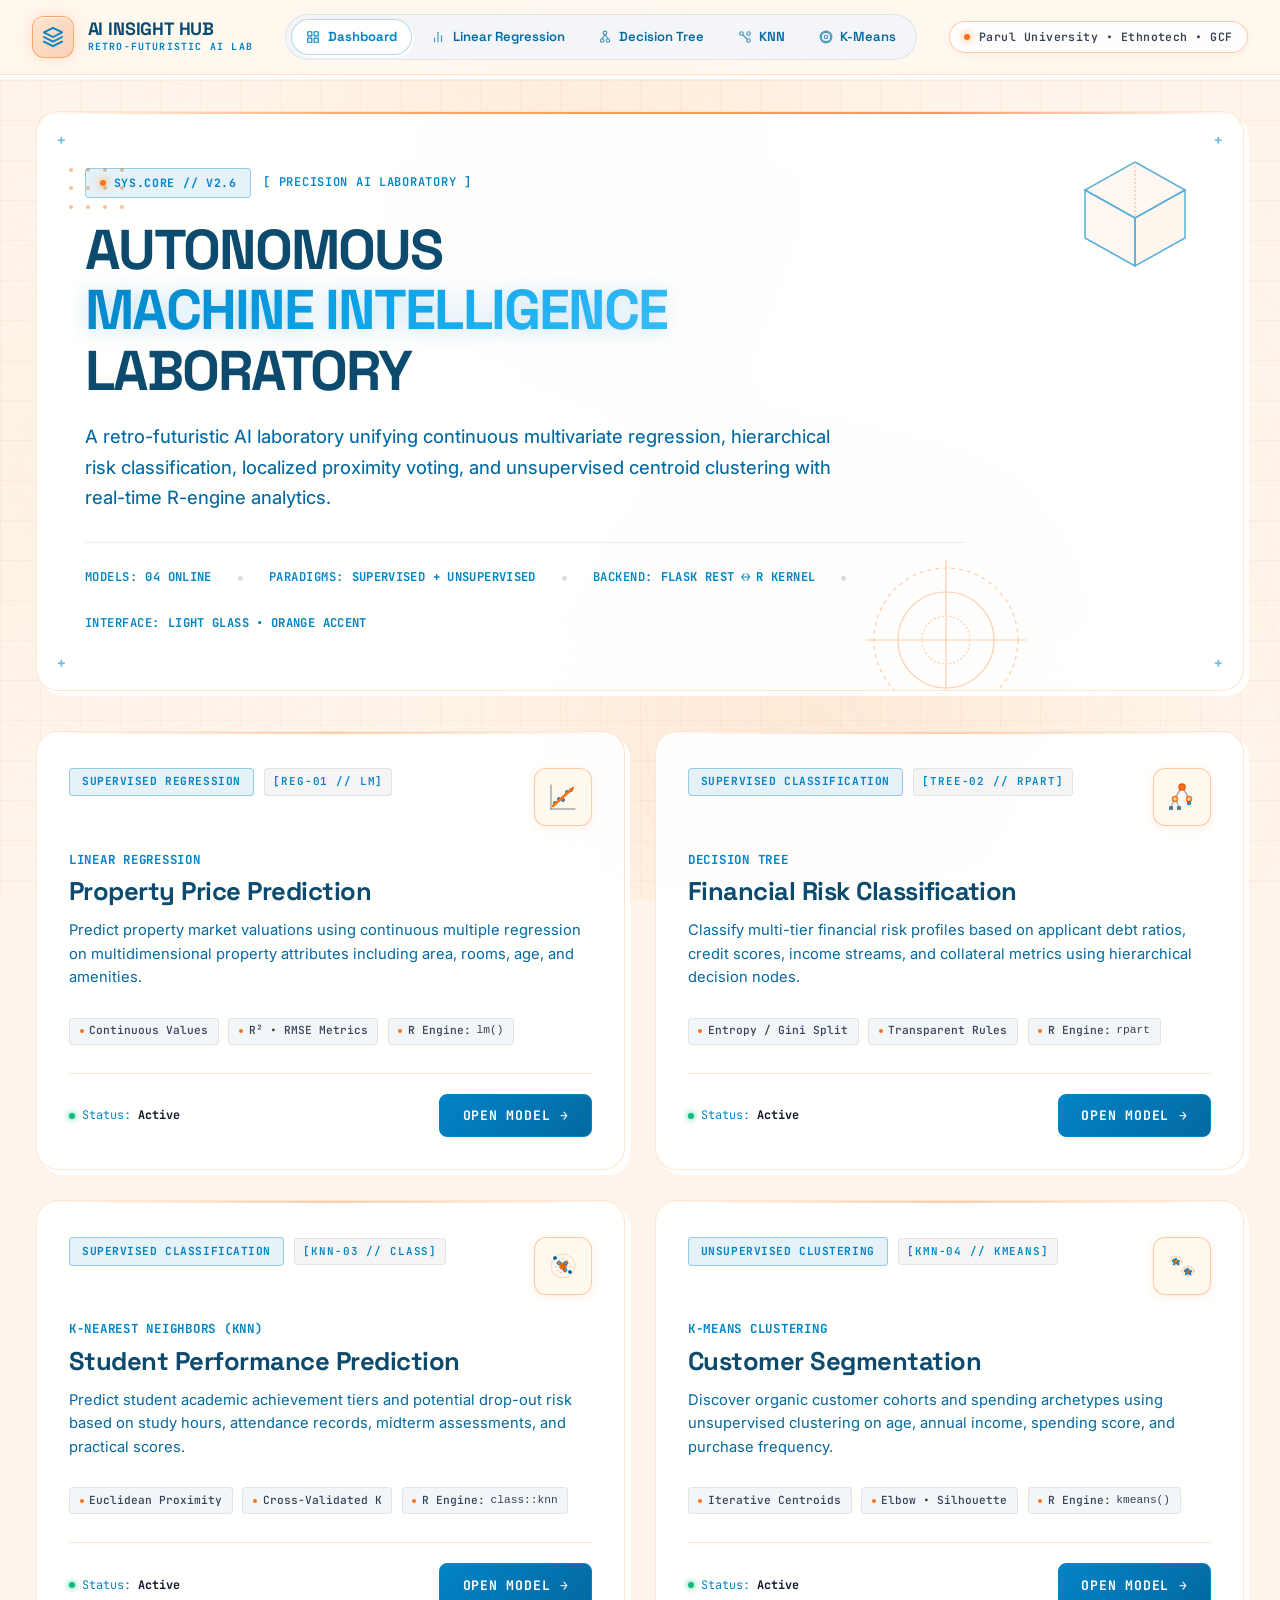
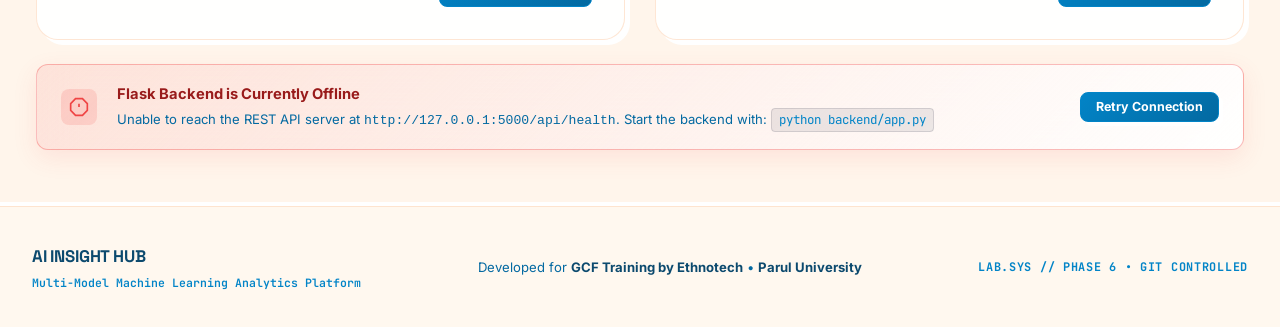
<file: frontend/index.html>
<!DOCTYPE html>
<html lang="en">
<head>
    <meta charset="UTF-8">
    <meta name="viewport" content="width=device-width, initial-scale=1.0">
    <title>AI Insight Hub — Retro-Futuristic Machine Learning Laboratory</title>
    <meta name="description" content="AI Insight Hub is a precision multi-model machine learning analytics laboratory uniting regression, classification, and unsupervised clustering intelligence.">
    <!-- Google Fonts: Space Grotesk, Inter & JetBrains Mono -->
        <!-- Google Fonts: Space Grotesk, Inter & JetBrains Mono -->
    <link rel="preconnect" href="https://fonts.googleapis.com">
    <link rel="preconnect" href="https://fonts.gstatic.com" crossorigin>
    <link href="https://fonts.googleapis.com/css2?family=Inter:wght@300;400;500;600;700;800;900&family=JetBrains+Mono:wght@400;500;600;700&family=Space+Grotesk:wght@500;600;700;800&display=swap" rel="stylesheet">
    <!-- Stylesheets -->
    <link rel="stylesheet" href="css/style.css">
    <link rel="stylesheet" href="css/responsive.css">
</head>
<body>
    <!-- Animated Light Mode Gradient Mesh Background & Retro Grid -->
    <div class="mesh-canvas" aria-hidden="true">
        <div class="mesh-orb mesh-orb-cyan"></div>
        <div class="mesh-orb mesh-orb-indigo"></div>
        <div class="mesh-orb mesh-orb-violet"></div>
        <div class="mesh-orb mesh-orb-coral"></div>
        <div class="retro-grid-pattern"></div>
        <div class="retro-scanlines"></div>
    </div>

    <!-- Main Application Container -->
    <header class="app-header">
            <div class="header-inner">
                <div class="header-brand-wrap">
                    <a class="logo-wrapper logo-link" href="index.html" title="AI Insight Hub">
                        <div class="logo-icon">
                            <svg viewBox="0 0 24 24" fill="none" stroke="currentColor" stroke-width="2" stroke-linecap="round" stroke-linejoin="round">
                                <polygon points="12 2 2 7 12 12 22 7 12 2"></polygon>
                                <polyline points="2 17 12 22 22 17"></polyline>
                                <polyline points="2 12 12 17 22 12"></polyline>
                            </svg>
                        </div>
                        <div class="logo-text">
                            <span class="brand-title">AI INSIGHT HUB</span>
                            <span class="brand-tagline">RETRO-FUTURISTIC AI LAB</span>
                        </div>
                    </a>
                </div>

                <nav class="app-nav" aria-label="Main Platform Navigation">
                    <ul class="nav-list">
                <li class="nav-item">
                    <a class="nav-link nav-link-active" href="index.html" aria-current="page">
                        <svg class="nav-icon" viewBox="0 0 24 24" fill="none" stroke="currentColor" stroke-width="2" stroke-linecap="round" stroke-linejoin="round"><rect x="3" y="3" width="7" height="7"></rect><rect x="14" y="3" width="7" height="7"></rect><rect x="14" y="14" width="7" height="7"></rect><rect x="3" y="14" width="7" height="7"></rect></svg>
                        <span>Dashboard</span>
                    </a>
                </li>
                <li class="nav-item">
                    <a class="nav-link" href="regression.html">
                        <svg class="nav-icon" viewBox="0 0 24 24" fill="none" stroke="currentColor" stroke-width="2" stroke-linecap="round" stroke-linejoin="round"><line x1="18" y1="20" x2="18" y2="10"></line><line x1="12" y1="20" x2="12" y2="4"></line><line x1="6" y1="20" x2="6" y2="14"></line></svg>
                        <span>Linear Regression</span>
                    </a>
                </li>
                <li class="nav-item">
                    <a class="nav-link" href="decision-tree.html">
                        <svg class="nav-icon" viewBox="0 0 24 24" fill="none" stroke="currentColor" stroke-width="2" stroke-linecap="round" stroke-linejoin="round"><circle cx="12" cy="5" r="3"></circle><line x1="12" y1="8" x2="7" y2="15"></line><line x1="12" y1="8" x2="17" y2="15"></line><circle cx="7" cy="18" r="3"></circle><circle cx="17" cy="18" r="3"></circle></svg>
                        <span>Decision Tree</span>
                    </a>
                </li>
                <li class="nav-item">
                    <a class="nav-link" href="knn.html">
                        <svg class="nav-icon" viewBox="0 0 24 24" fill="none" stroke="currentColor" stroke-width="2" stroke-linecap="round" stroke-linejoin="round"><circle cx="6" cy="6" r="3"></circle><circle cx="18" cy="18" r="3"></circle><path d="M9 9l6 6"></path><circle cx="18" cy="6" r="3"></circle></svg>
                        <span>KNN</span>
                    </a>
                </li>
                <li class="nav-item">
                    <a class="nav-link" href="kmeans.html">
                        <svg class="nav-icon" viewBox="0 0 24 24" fill="none" stroke="currentColor" stroke-width="2" stroke-linecap="round" stroke-linejoin="round"><circle cx="12" cy="12" r="3"></circle><circle cx="12" cy="12" r="8"></circle><circle cx="12" cy="12" r="10"></circle></svg>
                        <span>K-Means</span>
                    </a>
                </li>
                    </ul>
                </nav>

                <div class="header-meta">
                    <div class="academic-badge">
                        <span class="badge-dot"></span>
                        <span class="badge-text">Parul University &bull; Ethnotech &bull; GCF</span>
                    </div>
                </div>
            </div>
        </header>

    <div class="app-container">

        <!-- Main Content Area -->
        <main class="main-content">

            <!-- 1. TYPOGRAPHY / HERO SECTION -->
            <section class="hero-lab-section">
                <!-- Neo-Memphis Corner Marks -->
                <div class="memphis-corner-cross cross-tl">+</div>
                <div class="memphis-corner-cross cross-tr">+</div>
                <div class="memphis-corner-cross cross-bl">+</div>
                <div class="memphis-corner-cross cross-br">+</div>

                <!-- Decorative Neo-Memphis Isometric Prism (SVG) -->
                <div class="memphis-shape memphis-cube" aria-hidden="true">
                    <svg viewBox="0 0 120 120" fill="none" stroke="currentColor" stroke-width="1.5">
                        <polygon points="60 10 110 38 60 66 10 38" fill="rgba(249, 115, 22, 0.08)" stroke="currentColor"/>
                        <polygon points="10 38 60 66 60 114 10 86" fill="rgba(234, 88, 12, 0.08)" stroke="currentColor"/>
                        <polygon points="110 38 60 66 60 114 110 86" fill="rgba(251, 146, 60, 0.12)" stroke="currentColor"/>
                        <line x1="60" y1="10" x2="60" y2="66" stroke-dasharray="2 2" stroke="rgba(249, 115, 22, 0.5)"/>
                    </svg>
                </div>

                <!-- Decorative Neo-Memphis Concentric Ring (SVG) -->
                <div class="memphis-shape memphis-radar-ring" aria-hidden="true">
                    <svg viewBox="0 0 160 160" fill="none" stroke="currentColor" stroke-width="1.2">
                        <circle cx="80" cy="80" r="72" stroke-dasharray="4 4"/>
                        <circle cx="80" cy="80" r="48"/>
                        <circle cx="80" cy="80" r="24" stroke-dasharray="2 2"/>
                        <line x1="80" y1="0" x2="80" y2="160"/>
                        <line x1="0" y1="80" x2="160" y2="80"/>
                    </svg>
                </div>

                <!-- Decorative Dot Matrix -->
                <div class="memphis-shape memphis-dots" aria-hidden="true">
                    <span class="memphis-dot-item"></span><span class="memphis-dot-item"></span><span class="memphis-dot-item"></span><span class="memphis-dot-item"></span>
                    <span class="memphis-dot-item"></span><span class="memphis-dot-item"></span><span class="memphis-dot-item"></span><span class="memphis-dot-item"></span>
                    <span class="memphis-dot-item"></span><span class="memphis-dot-item"></span><span class="memphis-dot-item"></span><span class="memphis-dot-item"></span>
                </div>

                <div class="hero-content-wrap">
                    <!-- Retro Label / Badge -->
                    <div class="retro-badge-strip">
                        <div class="retro-pill">
                            <span class="retro-pill-led"></span>
                            <span>SYS.CORE // V2.6</span>
                        </div>
                        <span class="retro-tag-text">[ PRECISION AI LABORATORY ]</span>
                    </div>

                    <!-- Large Expressive Typography -->
                    <h1 class="hero-main-title">
                        AUTONOMOUS<br>
                        <span class="hero-gradient-highlight">MACHINE INTELLIGENCE</span><br>
                        LABORATORY
                    </h1>

                    <!-- Short AI/ML Platform Description -->
                    <p class="hero-sub-description">
                        A retro-futuristic AI laboratory unifying continuous multivariate regression, hierarchical risk classification, localized proximity voting, and unsupervised centroid clustering with real-time R-engine analytics.
                    </p>

                    <!-- Technical Telemetry Strip -->
                    <div class="hero-telemetry-ribbon">
                        <div class="telemetry-item">
                            <span class="telemetry-key">MODELS:</span>
                            <span class="telemetry-val">04 ONLINE</span>
                        </div>
                        <span class="telemetry-divider">&bull;</span>
                        <div class="telemetry-item">
                            <span class="telemetry-key">PARADIGMS:</span>
                            <span class="telemetry-val">SUPERVISED + UNSUPERVISED</span>
                        </div>
                        <span class="telemetry-divider">&bull;</span>
                        <div class="telemetry-item">
                            <span class="telemetry-key">BACKEND:</span>
                            <span class="telemetry-val">FLASK REST &harr; R KERNEL</span>
                        </div>
                        <span class="telemetry-divider">&bull;</span>
                        <div class="telemetry-item">
                            <span class="telemetry-key">INTERFACE:</span>
                            <span class="telemetry-val">LIGHT GLASS &bull; ORANGE ACCENT</span>
                        </div>
                    </div>
                </div>
            </section>

            <!-- 2. FOUR ML MODEL CARDS -->
            <section class="models-showcase-section">
                <div class="models-grid">

                    <!-- Model 1: Linear Regression (Property Price Prediction) -->
                    <article class="model-card model-card-regression model-card-active">
                        <div class="model-card-header">
                            <div class="model-header-left">
                                <span class="algo-pill algo-pill-cyan">SUPERVISED REGRESSION</span>
                                <span class="retro-serial">[REG-01 // LM]</span>
                            </div>
                            <div class="model-vector-icon-wrap" title="Linear Regression Vector Visual">
                                <svg viewBox="0 0 32 32" fill="none" stroke="currentColor">
                                    <!-- Coordinate axes -->
                                    <line x1="4" y1="28" x2="28" y2="28" stroke="rgba(15,23,42,0.35)" stroke-width="1.5" stroke-linecap="round"/>
                                    <line x1="4" y1="28" x2="4" y2="4" stroke="rgba(15,23,42,0.35)" stroke-width="1.5" stroke-linecap="round"/>
                                    <!-- Scatter dots -->
                                    <circle cx="8" cy="22" r="1.5" fill="#ea580c"/>
                                    <circle cx="12" cy="18" r="1.5" fill="#ea580c"/>
                                    <circle cx="16" cy="19" r="1.5" fill="#ea580c"/>
                                    <circle cx="20" cy="11" r="1.5" fill="#ea580c"/>
                                    <circle cx="24" cy="9" r="1.5" fill="#ea580c"/>
                                    <!-- Best fit line -->
                                    <line x1="6" y1="25" x2="26" y2="7" stroke="#f97316" stroke-width="2.5" stroke-linecap="round"/>
                                </svg>
                            </div>
                        </div>

                        <div class="model-card-body">
                            <div class="model-algo-name algo-title-cyan">LINEAR REGRESSION</div>
                            <h2 class="model-main-name">Property Price Prediction</h2>
                            <p class="model-desc-text">
                                Predict property market valuations using continuous multiple regression on multidimensional property attributes including area, rooms, age, and amenities.
                            </p>

                            <div class="model-tech-specs">
                                <span class="spec-chip"><span class="spec-dot"></span>Continuous Values</span>
                                <span class="spec-chip"><span class="spec-dot"></span>R² &bull; RMSE Metrics</span>
                                <span class="spec-chip"><span class="spec-dot"></span>R Engine: <code>lm()</code></span>
                            </div>
                        </div>

                        <div class="model-card-footer">
                            <div class="model-status-chip">
                                <span class="status-dot-mini"></span>
                                <span>Status: <strong>Active</strong></span>
                            </div>
                            <a class="btn-model-open btn-cyan" href="regression.html">
                                <span>OPEN MODEL</span>
                                <span class="btn-arrow">&rarr;</span>
                            </a>
                        </div>
                    </article>

                    <!-- Model 2: Decision Tree (Financial Risk Classification) -->
                    <article class="model-card model-card-decision-tree model-card-active">
                        <div class="model-card-header">
                            <div class="model-header-left">
                                <span class="algo-pill algo-pill-emerald">SUPERVISED CLASSIFICATION</span>
                                <span class="retro-serial">[TREE-02 // RPART]</span>
                            </div>
                            <div class="model-vector-icon-wrap" title="Decision Tree Vector Visual">
                                <svg viewBox="0 0 32 32" fill="none" stroke="currentColor">
                                    <!-- Root node -->
                                    <circle cx="16" cy="6" r="3" fill="#f97316" stroke="#ea580c" stroke-width="1.5"/>
                                    <!-- Branches -->
                                    <line x1="14" y1="9" x2="9" y2="17" stroke="rgba(15,23,42,0.35)" stroke-width="1.5"/>
                                    <line x1="18" y1="9" x2="23" y2="17" stroke="rgba(15,23,42,0.35)" stroke-width="1.5"/>
                                    <!-- Child nodes -->
                                    <circle cx="9" cy="18" r="2.5" fill="#fed7aa" stroke="#f97316" stroke-width="1.5"/>
                                    <circle cx="23" cy="18" r="2.5" fill="#fed7aa" stroke="#f97316" stroke-width="1.5"/>
                                    <!-- Sub branches -->
                                    <line x1="7.5" y1="20.5" x2="5" y2="26" stroke="rgba(15,23,42,0.3)" stroke-width="1.5"/>
                                    <line x1="10.5" y1="20.5" x2="13" y2="26" stroke="rgba(15,23,42,0.3)" stroke-width="1.5"/>
                                    <!-- Leaf outcomes -->
                                    <rect x="3.5" y="25.5" width="3" height="3" fill="#ea580c" rx="0.5"/>
                                    <rect x="11.5" y="25.5" width="3" height="3" fill="#ea580c" rx="0.5"/>
                                    <rect x="21.5" y="20.5" width="3" height="3" fill="#ea580c" rx="0.5"/>
                                </svg>
                            </div>
                        </div>

                        <div class="model-card-body">
                            <div class="model-algo-name algo-title-emerald">DECISION TREE</div>
                            <h2 class="model-main-name">Financial Risk Classification</h2>
                            <p class="model-desc-text">
                                Classify multi-tier financial risk profiles based on applicant debt ratios, credit scores, income streams, and collateral metrics using hierarchical decision nodes.
                            </p>

                            <div class="model-tech-specs">
                                <span class="spec-chip"><span class="spec-dot"></span>Entropy / Gini Split</span>
                                <span class="spec-chip"><span class="spec-dot"></span>Transparent Rules</span>
                                <span class="spec-chip"><span class="spec-dot"></span>R Engine: <code>rpart</code></span>
                            </div>
                        </div>

                        <div class="model-card-footer">
                            <div class="model-status-chip">
                                <span class="status-dot-mini"></span>
                                <span>Status: <strong>Active</strong></span>
                            </div>
                            <a class="btn-model-open btn-emerald" href="decision-tree.html">
                                <span>OPEN MODEL</span>
                                <span class="btn-arrow">&rarr;</span>
                            </a>
                        </div>
                    </article>

                    <!-- Model 3: KNN (Student Performance Prediction) -->
                    <article class="model-card model-card-knn model-card-active">
                        <div class="model-card-header">
                            <div class="model-header-left">
                                <span class="algo-pill algo-pill-violet">SUPERVISED CLASSIFICATION</span>
                                <span class="retro-serial">[KNN-03 // CLASS]</span>
                            </div>
                            <div class="model-vector-icon-wrap" title="KNN Vector Visual">
                                <svg viewBox="0 0 32 32" fill="none" stroke="currentColor">
                                    <!-- Target Query Center -->
                                    <circle cx="16" cy="16" r="3" fill="#ea580c" stroke="#f97316" stroke-width="1.5"/>
                                    <!-- Radar Distance Rings -->
                                    <circle cx="16" cy="16" r="7" stroke="rgba(249, 115, 22, 0.45)" stroke-width="1" stroke-dasharray="2 2"/>
                                    <circle cx="16" cy="16" r="12" stroke="rgba(249, 115, 22, 0.25)" stroke-width="1"/>
                                    <!-- Neighbor Points -->
                                    <circle cx="12" cy="13" r="1.8" fill="#f97316"/>
                                    <circle cx="19" cy="13" r="1.8" fill="#f97316"/>
                                    <circle cx="18" cy="20" r="1.8" fill="#f97316"/>
                                    <circle cx="23" cy="22" r="1.5" fill="#334155"/>
                                    <circle cx="8" cy="8" r="1.5" fill="#334155"/>
                                    <!-- Connection Rays -->
                                    <line x1="16" y1="16" x2="12" y2="13" stroke="rgba(249, 115, 22, 0.6)" stroke-width="1"/>
                                    <line x1="16" y1="16" x2="19" y2="13" stroke="rgba(249, 115, 22, 0.6)" stroke-width="1"/>
                                    <line x1="16" y1="16" x2="18" y2="20" stroke="rgba(249, 115, 22, 0.6)" stroke-width="1"/>
                                </svg>
                            </div>
                        </div>

                        <div class="model-card-body">
                            <div class="model-algo-name algo-title-violet">K-NEAREST NEIGHBORS (KNN)</div>
                            <h2 class="model-main-name">Student Performance Prediction</h2>
                            <p class="model-desc-text">
                                Predict student academic achievement tiers and potential drop-out risk based on study hours, attendance records, midterm assessments, and practical scores.
                            </p>

                            <div class="model-tech-specs">
                                <span class="spec-chip"><span class="spec-dot"></span>Euclidean Proximity</span>
                                <span class="spec-chip"><span class="spec-dot"></span>Cross-Validated K</span>
                                <span class="spec-chip"><span class="spec-dot"></span>R Engine: <code>class::knn</code></span>
                            </div>
                        </div>

                        <div class="model-card-footer">
                            <div class="model-status-chip">
                                <span class="status-dot-mini"></span>
                                <span>Status: <strong>Active</strong></span>
                            </div>
                            <a class="btn-model-open btn-violet" href="knn.html">
                                <span>OPEN MODEL</span>
                                <span class="btn-arrow">&rarr;</span>
                            </a>
                        </div>
                    </article>

                    <!-- Model 4: K-Means (Customer Segmentation) -->
                    <article class="model-card model-card-kmeans model-card-active">
                        <div class="model-card-header">
                            <div class="model-header-left">
                                <span class="algo-pill algo-pill-amber">UNSUPERVISED CLUSTERING</span>
                                <span class="retro-serial">[KMN-04 // KMEANS]</span>
                            </div>
                            <div class="model-vector-icon-wrap" title="K-Means Vector Visual">
                                <svg viewBox="0 0 32 32" fill="none" stroke="currentColor">
                                    <!-- Cluster Hull 1 -->
                                    <ellipse cx="10" cy="11" rx="6" ry="5" stroke="rgba(249, 115, 22, 0.45)" stroke-width="1" stroke-dasharray="2 2" fill="rgba(249, 115, 22, 0.08)"/>
                                    <!-- Centroid 1 -->
                                    <polygon points="10,8 11.5,10.5 14,11 12,12.5 12.5,15 10,13.5 7.5,15 8,12.5 6,11 8.5,10.5" fill="#f97316"/>
                                    <circle cx="8" cy="10" r="1" fill="#ea580c"/>
                                    <circle cx="12" cy="13" r="1" fill="#ea580c"/>

                                    <!-- Cluster Hull 2 -->
                                    <ellipse cx="22" cy="21" rx="6" ry="5" stroke="rgba(234, 88, 12, 0.45)" stroke-width="1" stroke-dasharray="2 2" fill="rgba(234, 88, 12, 0.08)"/>
                                    <!-- Centroid 2 -->
                                    <polygon points="22,18 23.5,20.5 26,21 24,22.5 24.5,25 22,23.5 19.5,25 20,22.5 18,21 20.5,20.5" fill="#ea580c"/>
                                    <circle cx="20" cy="20" r="1" fill="#c2410c"/>
                                    <circle cx="24" cy="23" r="1" fill="#c2410c"/>
                                </svg>
                            </div>
                        </div>

                        <div class="model-card-body">
                            <div class="model-algo-name algo-title-amber">K-MEANS CLUSTERING</div>
                            <h2 class="model-main-name">Customer Segmentation</h2>
                            <p class="model-desc-text">
                                Discover organic customer cohorts and spending archetypes using unsupervised clustering on age, annual income, spending score, and purchase frequency.
                            </p>

                            <div class="model-tech-specs">
                                <span class="spec-chip"><span class="spec-dot"></span>Iterative Centroids</span>
                                <span class="spec-chip"><span class="spec-dot"></span>Elbow &bull; Silhouette</span>
                                <span class="spec-chip"><span class="spec-dot"></span>R Engine: <code>kmeans()</code></span>
                            </div>
                        </div>

                        <div class="model-card-footer">
                            <div class="model-status-chip">
                                <span class="status-dot-mini"></span>
                                <span>Status: <strong>Active</strong></span>
                            </div>
                            <a class="btn-model-open btn-amber" href="kmeans.html">
                                <span>OPEN MODEL</span>
                                <span class="btn-arrow">&rarr;</span>
                            </a>
                        </div>
                    </article>

                </div>
            </section>

            <!-- Offline alert placeholder for app.js (hidden by default) -->
            <div class="api-alert-banner" id="apiAlertBanner" style="display: none;">
                <div class="alert-icon">
                    <svg viewBox="0 0 24 24" fill="none" stroke="currentColor" stroke-width="2">
                        <polygon points="7.86 2 16.14 2 22 7.86 22 16.14 16.14 22 7.86 22 2 16.14 2 7.86 7.86 2"></polygon>
                        <line x1="12" y1="8" x2="12" y2="12"></line>
                        <line x1="12" y1="16" x2="12.01" y2="16"></line>
                    </svg>
                </div>
                <div class="alert-content">
                    <div class="alert-title">Flask Backend is Currently Offline</div>
                    <div class="alert-message">
                        Unable to reach the REST API server at <code>http://127.0.0.1:5000/api/health</code>. Start the backend with: <code class="code-pill">python backend/app.py</code>
                    </div>
                </div>
                <button class="btn btn-primary btn-sm" id="btnRetryConnection">Retry Connection</button>
            </div>

        </main>

            </div><!-- /.app-container -->

    <!-- Global Full-Spanning Footer (100% Viewport Width) -->
    <footer class="app-footer">
        <div class="footer-inner">
<div class="footer-content">
                <div class="footer-left">
                    <div class="footer-brand">AI INSIGHT HUB</div>
                    <div class="footer-tagline">Multi-Model Machine Learning Analytics Platform</div>
                </div>
                <div class="footer-center">
                    <div class="footer-academic">
                        Developed for <strong>GCF Training by Ethnotech</strong> &bull; <strong>Parul University</strong>
                    </div>
                </div>
                <div class="footer-right">
                    <div class="footer-version">LAB.SYS // PHASE 6 &bull; GIT CONTROLLED</div>
                </div>
            </div>
        </div>
    </footer>

    <!-- Application Logic -->
    <script src="js/app.js"></script>
</body>
</html>
</file>
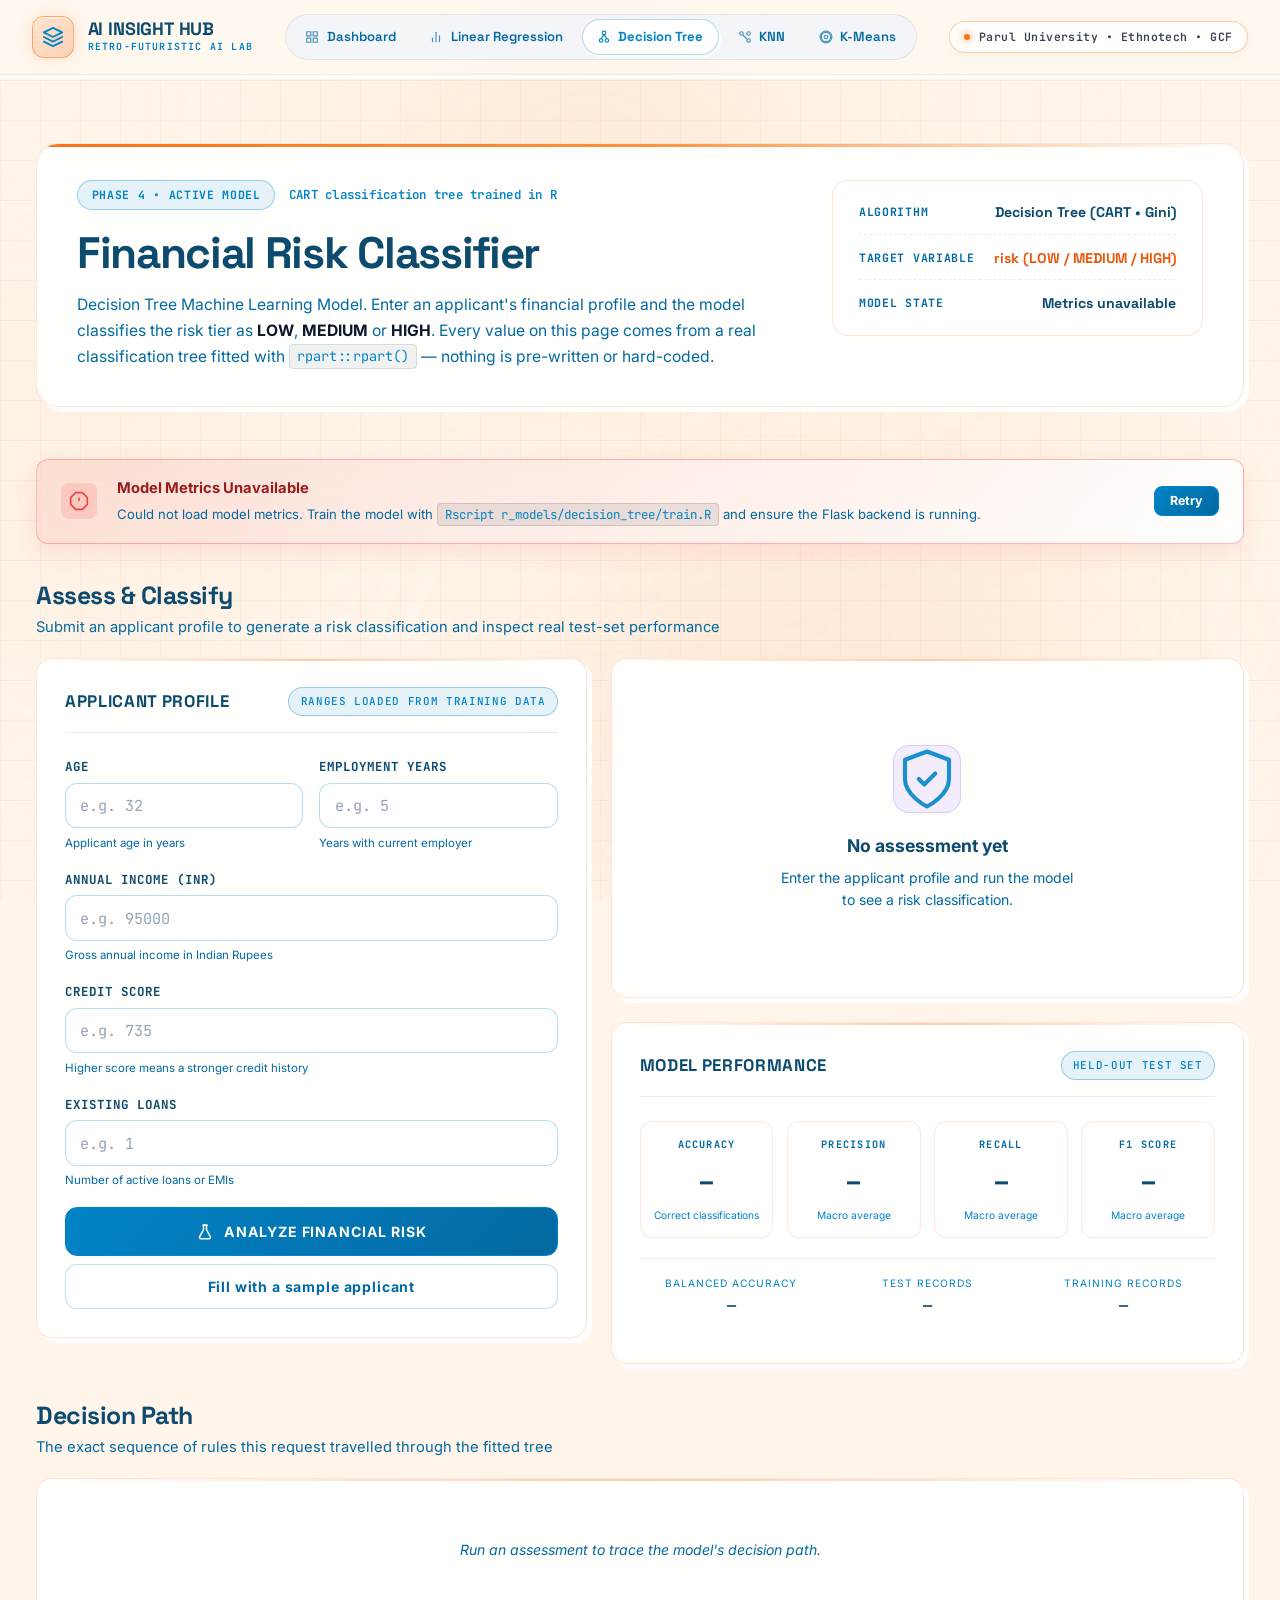
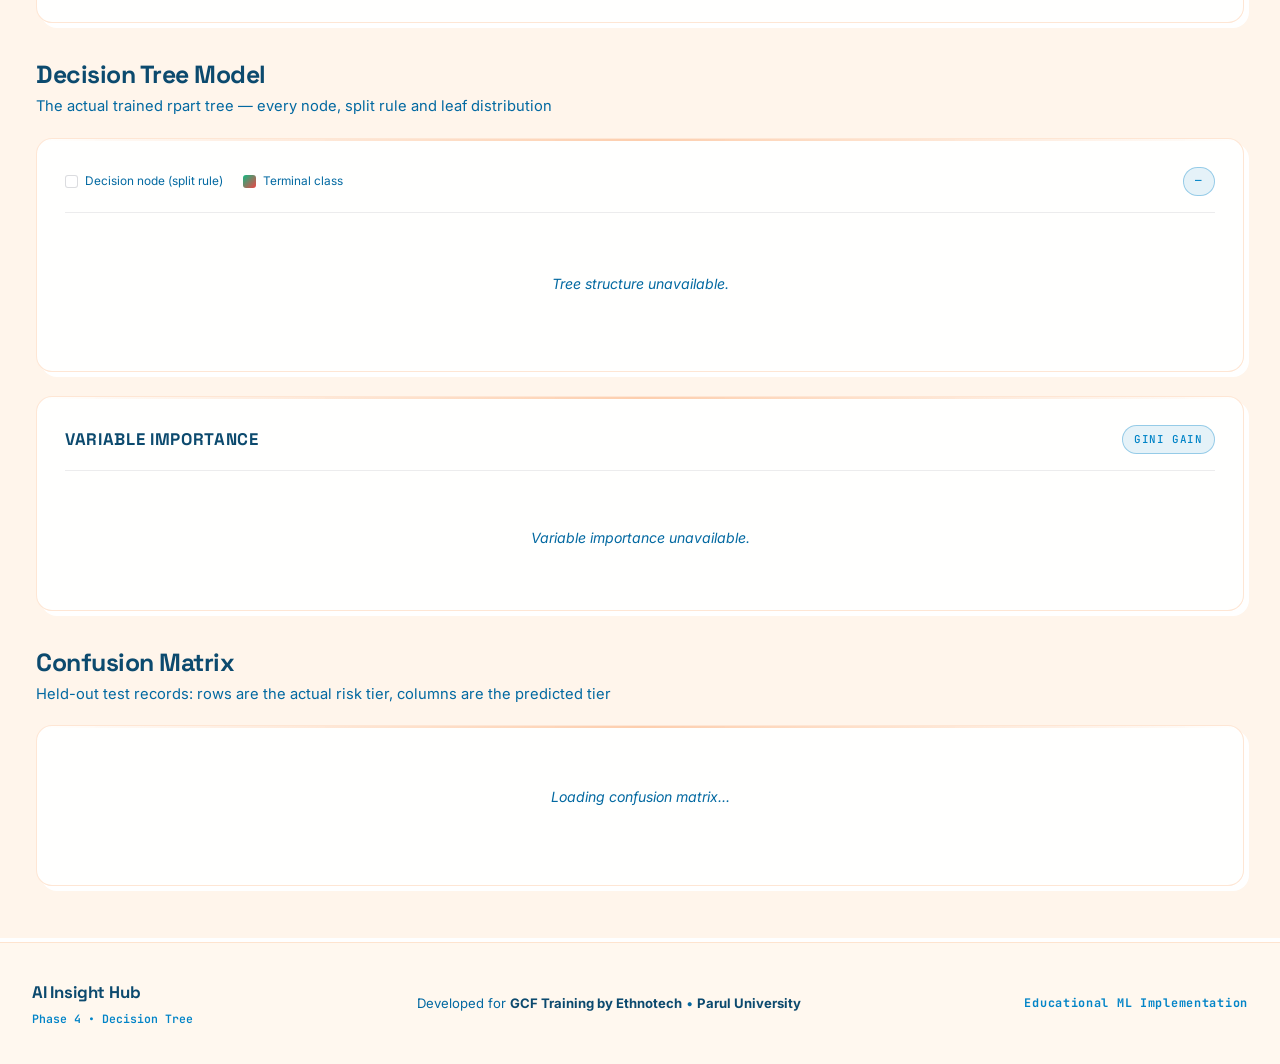
<file: frontend/decision-tree.html>
<!DOCTYPE html>
<html lang="en">
<head>
    <meta charset="UTF-8">
    <meta name="viewport" content="width=device-width, initial-scale=1.0">
    <title>Financial Risk Classifier — AI Insight Hub</title>
    <meta name="description" content="Decision Tree financial risk classification powered by a real model trained in R. Educational ML implementation.">
    <!-- Google Fonts: Inter & JetBrains Mono (shared with the dashboard) -->
        <!-- Google Fonts: Space Grotesk, Inter & JetBrains Mono -->
    <link rel="preconnect" href="https://fonts.googleapis.com">
    <link rel="preconnect" href="https://fonts.gstatic.com" crossorigin>
    <link href="https://fonts.googleapis.com/css2?family=Inter:wght@300;400;500;600;700;800;900&family=JetBrains+Mono:wght@400;500;600;700&family=Space+Grotesk:wght@500;600;700;800&display=swap" rel="stylesheet">
    <!-- Shared design system + page-specific styles -->
    <link rel="stylesheet" href="css/style.css">
    <link rel="stylesheet" href="css/decision-tree.css">
</head>
<body>
        <!-- Animated Light Mode Gradient Mesh Background & Retro Grid -->
    <div class="mesh-canvas" aria-hidden="true">
        <div class="mesh-orb mesh-orb-cyan"></div>
        <div class="mesh-orb mesh-orb-indigo"></div>
        <div class="mesh-orb mesh-orb-violet"></div>
        <div class="mesh-orb mesh-orb-coral"></div>
        <div class="retro-grid-pattern"></div>
        <div class="retro-scanlines"></div>
    </div>

    <header class="app-header">
            <div class="header-inner">
                <div class="header-brand-wrap">
                    <a class="logo-wrapper logo-link" href="index.html" title="AI Insight Hub">
                        <div class="logo-icon">
                            <svg viewBox="0 0 24 24" fill="none" stroke="currentColor" stroke-width="2" stroke-linecap="round" stroke-linejoin="round">
                                <polygon points="12 2 2 7 12 12 22 7 12 2"></polygon>
                                <polyline points="2 17 12 22 22 17"></polyline>
                                <polyline points="2 12 12 17 22 12"></polyline>
                            </svg>
                        </div>
                        <div class="logo-text">
                            <span class="brand-title">AI INSIGHT HUB</span>
                            <span class="brand-tagline">RETRO-FUTURISTIC AI LAB</span>
                        </div>
                    </a>
                </div>

                <nav class="app-nav" aria-label="Main Platform Navigation">
                    <ul class="nav-list">
                <li class="nav-item">
                    <a class="nav-link" href="index.html">
                        <svg class="nav-icon" viewBox="0 0 24 24" fill="none" stroke="currentColor" stroke-width="2" stroke-linecap="round" stroke-linejoin="round"><rect x="3" y="3" width="7" height="7"></rect><rect x="14" y="3" width="7" height="7"></rect><rect x="14" y="14" width="7" height="7"></rect><rect x="3" y="14" width="7" height="7"></rect></svg>
                        <span>Dashboard</span>
                    </a>
                </li>
                <li class="nav-item">
                    <a class="nav-link" href="regression.html">
                        <svg class="nav-icon" viewBox="0 0 24 24" fill="none" stroke="currentColor" stroke-width="2" stroke-linecap="round" stroke-linejoin="round"><line x1="18" y1="20" x2="18" y2="10"></line><line x1="12" y1="20" x2="12" y2="4"></line><line x1="6" y1="20" x2="6" y2="14"></line></svg>
                        <span>Linear Regression</span>
                    </a>
                </li>
                <li class="nav-item">
                    <a class="nav-link nav-link-active" href="decision-tree.html" aria-current="page">
                        <svg class="nav-icon" viewBox="0 0 24 24" fill="none" stroke="currentColor" stroke-width="2" stroke-linecap="round" stroke-linejoin="round"><circle cx="12" cy="5" r="3"></circle><line x1="12" y1="8" x2="7" y2="15"></line><line x1="12" y1="8" x2="17" y2="15"></line><circle cx="7" cy="18" r="3"></circle><circle cx="17" cy="18" r="3"></circle></svg>
                        <span>Decision Tree</span>
                    </a>
                </li>
                <li class="nav-item">
                    <a class="nav-link" href="knn.html">
                        <svg class="nav-icon" viewBox="0 0 24 24" fill="none" stroke="currentColor" stroke-width="2" stroke-linecap="round" stroke-linejoin="round"><circle cx="6" cy="6" r="3"></circle><circle cx="18" cy="18" r="3"></circle><path d="M9 9l6 6"></path><circle cx="18" cy="6" r="3"></circle></svg>
                        <span>KNN</span>
                    </a>
                </li>
                <li class="nav-item">
                    <a class="nav-link" href="kmeans.html">
                        <svg class="nav-icon" viewBox="0 0 24 24" fill="none" stroke="currentColor" stroke-width="2" stroke-linecap="round" stroke-linejoin="round"><circle cx="12" cy="12" r="3"></circle><circle cx="12" cy="12" r="8"></circle><circle cx="12" cy="12" r="10"></circle></svg>
                        <span>K-Means</span>
                    </a>
                </li>
                    </ul>
                </nav>

                <div class="header-meta">
                    <div class="academic-badge">
                        <span class="badge-dot"></span>
                        <span class="badge-text">Parul University &bull; Ethnotech &bull; GCF</span>
                    </div>
                </div>
            </div>
        </header>

    <div class="app-container">

        <main class="main-content">

            <!-- Model Hero Banner -->
            <section class="hero-section dtree-hero">
                <div class="hero-content">
                    <div class="hero-tag">
                        <span class="tag-pill tag-pill-active">Phase 4 &bull; Active Model</span>
                        <span class="tag-text">CART classification tree trained in R</span>
                    </div>
                    <h1 class="hero-title">Financial Risk Classifier</h1>
                    <p class="hero-description">
                        Decision Tree Machine Learning Model. Enter an applicant's financial profile and the model
                        classifies the risk tier as <strong>LOW</strong>, <strong>MEDIUM</strong> or <strong>HIGH</strong>.
                        Every value on this page comes from a real classification tree fitted with
                        <code>rpart::rpart()</code> &mdash; nothing is pre-written or hard-coded.
                    </p>
                </div>
                <div class="hero-meta">
                    <div class="meta-item">
                        <span class="meta-label">Algorithm</span>
                        <span class="meta-value">Decision Tree (CART &bull; Gini)</span>
                    </div>
                    <div class="meta-item">
                        <span class="meta-label">Target Variable</span>
                        <span class="meta-value text-cyan">risk (LOW / MEDIUM / HIGH)</span>
                    </div>
                    <div class="meta-item">
                        <span class="meta-label">Model State</span>
                        <span class="meta-value" id="modelStateDisplay">Checking model...</span>
                    </div>
                </div>
            </section>

            <!-- Error banner (shown when the model is unavailable) -->
            <div class="api-alert-banner" id="modelAlertBanner" style="display: none;">
                <div class="alert-icon">
                    <svg viewBox="0 0 24 24" fill="none" stroke="currentColor" stroke-width="2">
                        <polygon points="7.86 2 16.14 2 22 7.86 22 16.14 16.14 22 7.86 22 2 16.14 2 7.86 7.86 2"></polygon>
                        <line x1="12" y1="8" x2="12" y2="12"></line>
                        <line x1="12" y1="16" x2="12.01" y2="16"></line>
                    </svg>
                </div>
                <div class="alert-content">
                    <div class="alert-title" id="modelAlertTitle">Model Unavailable</div>
                    <div class="alert-message" id="modelAlertMessage">
                        Start the Flask backend by running <code class="code-pill">python backend/app.py</code>.
                    </div>
                </div>
                <button class="btn btn-primary btn-sm" id="btnRetryModel">Retry</button>
            </div>

            <!-- Prediction & Metrics -->
            <section class="section-container">
                <div class="section-header">
                    <h2 class="section-title">Assess &amp; Classify</h2>
                    <span class="section-subtitle">Submit an applicant profile to generate a risk classification and inspect real test-set performance</span>
                </div>

                <div class="predict-grid">

                    <!-- Input Form -->
                    <div class="panel predict-form-panel">
                        <div class="panel-header">
                            <h3 class="panel-title">Applicant Profile</h3>
                            <span class="panel-badge" id="datasetRangeNote">Ranges loaded from training data</span>
                        </div>

                        <form id="predictionForm" novalidate>
                            <div class="form-row">
                                <div class="form-field">
                                    <label class="form-label" for="inputAge">Age</label>
                                    <input class="form-input" type="number" id="inputAge" name="age"
                                           step="1" inputmode="numeric" placeholder="e.g. 32" required>
                                    <span class="form-hint" id="hintAge">Applicant age in years</span>
                                    <span class="form-error" id="errorAge"></span>
                                </div>

                                <div class="form-field">
                                    <label class="form-label" for="inputEmployment_years">Employment Years</label>
                                    <input class="form-input" type="number" id="inputEmployment_years" name="employment_years"
                                           step="any" inputmode="decimal" placeholder="e.g. 5" required>
                                    <span class="form-hint" id="hintEmployment_years">Years with current employer</span>
                                    <span class="form-error" id="errorEmployment_years"></span>
                                </div>
                            </div>

                            <div class="form-field">
                                <label class="form-label" for="inputIncome">Annual Income (INR)</label>
                                <input class="form-input" type="number" id="inputIncome" name="income"
                                       step="any" inputmode="decimal" placeholder="e.g. 95000" required>
                                <span class="form-hint" id="hintIncome">Gross annual income in Indian Rupees</span>
                                <span class="form-error" id="errorIncome"></span>
                            </div>

                            <div class="form-field">
                                <label class="form-label" for="inputCredit_score">Credit Score</label>
                                <input class="form-input" type="number" id="inputCredit_score" name="credit_score"
                                       step="1" inputmode="numeric" placeholder="e.g. 735" required>
                                <span class="form-hint" id="hintCredit_score">Higher score means a stronger credit history</span>
                                <span class="form-error" id="errorCredit_score"></span>
                            </div>

                            <div class="form-field">
                                <label class="form-label" for="inputExisting_loans">Existing Loans</label>
                                <input class="form-input" type="number" id="inputExisting_loans" name="existing_loans"
                                       step="1" inputmode="numeric" placeholder="e.g. 1" required>
                                <span class="form-hint" id="hintExisting_loans">Number of active loans or EMIs</span>
                                <span class="form-error" id="errorExisting_loans"></span>
                            </div>

                            <button class="btn btn-primary btn-block" type="submit" id="btnPredict">
                                <svg class="icon-flask" id="predictIcon" viewBox="0 0 24 24" fill="none" stroke="currentColor" stroke-width="2" stroke-linecap="round" stroke-linejoin="round">
                                    <path d="M9 3h6"></path>
                                    <path d="M10 9V3h4v6l5 9a2 2 0 0 1-1.8 3H6.8A2 2 0 0 1 5 18l5-9z"></path>
                                </svg>
                                <span id="btnPredictLabel">ANALYZE FINANCIAL RISK</span>
                            </button>

                            <button class="btn btn-outline btn-block btn-sample" type="button" id="btnSample">
                                Fill with a sample applicant
                            </button>
                        </form>
                    </div>

                    <!-- Result + Performance -->
                    <div class="result-column">

                        <!-- Result Card -->
                        <div class="panel result-panel" id="resultPanel" data-state="empty">
                            <div class="result-empty" id="resultEmpty">
                                <div class="result-empty-icon">
                                    <svg viewBox="0 0 24 24" fill="none" stroke="currentColor" stroke-width="1.5" stroke-linecap="round" stroke-linejoin="round">
                                        <path d="M12 22s8-4 8-10V5l-8-3-8 3v7c0 6 8 10 8 10z"></path>
                                        <path d="M9 12l2 2 4-4"></path>
                                    </svg>
                                </div>
                                <p class="result-empty-title">No assessment yet</p>
                                <p class="result-empty-text">Enter the applicant profile and run the model to see a risk classification.</p>
                            </div>

                            <div class="result-body" id="resultBody" style="display: none;">
                                <div class="result-heading">FINANCIAL RISK ASSESSMENT</div>
                                <div class="result-risk" id="resultRiskBadge">&mdash;</div>

                                <div class="confidence-block" id="confidenceBlock" style="display: none;">
                                    <div class="confidence-row">
                                        <span class="confidence-label">Prediction Confidence</span>
                                        <span class="confidence-value font-mono" id="resultConfidence">&mdash;</span>
                                    </div>
                                    <div class="confidence-track">
                                        <div class="confidence-fill" id="confidenceFill"></div>
                                    </div>
                                    <p class="confidence-note">Probability of the predicted class, reported by the model.</p>
                                </div>

                                <div class="result-divider"></div>

                                <div class="result-section-label">Class Distribution</div>
                                <div class="prob-list" id="probList"></div>

                                <div class="result-section-label">Input Summary</div>
                                <div class="input-summary" id="inputSummary"></div>

                                <div class="result-warnings" id="resultWarnings"></div>

                                <div class="result-meta">
                                    <div class="result-meta-row">
                                        <span>Model</span>
                                        <span class="font-mono" id="resultModelName">&mdash;</span>
                                    </div>
                                    <div class="result-meta-row">
                                        <span>Algorithm</span>
                                        <span class="font-mono" id="resultAlgorithm">&mdash;</span>
                                    </div>
                                    <div class="result-meta-row">
                                        <span>Trained at</span>
                                        <span class="font-mono" id="resultTrainedAt">&mdash;</span>
                                    </div>
                                    <div class="result-meta-row">
                                        <span>R engine time</span>
                                        <span class="font-mono" id="resultExecTime">&mdash;</span>
                                    </div>
                                </div>
                            </div>

                            <div class="result-error" id="resultError" style="display: none;">
                                <div class="result-error-icon">
                                    <svg viewBox="0 0 24 24" fill="none" stroke="currentColor" stroke-width="2" stroke-linecap="round" stroke-linejoin="round">
                                        <circle cx="12" cy="12" r="10"></circle>
                                        <line x1="12" y1="8" x2="12" y2="12"></line>
                                        <line x1="12" y1="16" x2="12.01" y2="16"></line>
                                    </svg>
                                </div>
                                <p class="result-error-title" id="resultErrorTitle">Assessment failed</p>
                                <ul class="result-error-list" id="resultErrorList"></ul>
                            </div>
                        </div>

                        <!-- Model Performance -->
                        <div class="panel performance-panel">
                            <div class="panel-header">
                                <h3 class="panel-title">Model Performance</h3>
                                <span class="panel-badge">Held-out test set</span>
                            </div>

                            <div class="metric-cards">
                                <div class="metric-card metric-card-accuracy">
                                    <div class="metric-label">ACCURACY</div>
                                    <div class="metric-value" id="metricAccuracy">&mdash;</div>
                                    <div class="metric-caption">Correct classifications</div>
                                </div>
                                <div class="metric-card metric-card-precision">
                                    <div class="metric-label">PRECISION</div>
                                    <div class="metric-value" id="metricPrecision">&mdash;</div>
                                    <div class="metric-caption">Macro average</div>
                                </div>
                                <div class="metric-card metric-card-recall">
                                    <div class="metric-label">RECALL</div>
                                    <div class="metric-value" id="metricRecall">&mdash;</div>
                                    <div class="metric-caption">Macro average</div>
                                </div>
                                <div class="metric-card metric-card-f1">
                                    <div class="metric-label">F1 SCORE</div>
                                    <div class="metric-value" id="metricF1">&mdash;</div>
                                    <div class="metric-caption">Macro average</div>
                                </div>
                            </div>

                            <div class="performance-footer">
                                <div class="performance-stat">
                                    <span class="performance-stat-label">Balanced Accuracy</span>
                                    <span class="performance-stat-value font-mono" id="metricBalanced">&mdash;</span>
                                </div>
                                <div class="performance-stat">
                                    <span class="performance-stat-label">Test records</span>
                                    <span class="performance-stat-value font-mono" id="metricTestRows">&mdash;</span>
                                </div>
                                <div class="performance-stat">
                                    <span class="performance-stat-label">Training records</span>
                                    <span class="performance-stat-value font-mono" id="metricTrainRows">&mdash;</span>
                                </div>
                            </div>

                            <p class="performance-note" id="performanceNote"></p>
                        </div>
                    </div>
                </div>
            </section>

            <!-- Decision Path Trace -->
            <section class="section-container">
                <div class="section-header">
                    <h2 class="section-title">Decision Path</h2>
                    <span class="section-subtitle">The exact sequence of rules this request travelled through the fitted tree</span>
                </div>

                <div class="panel path-panel" id="pathPanel" data-state="empty">
                    <div class="path-empty" id="pathEmpty">
                        <p class="chart-placeholder">Run an assessment to trace the model's decision path.</p>
                    </div>
                    <div class="path-body" id="pathBody" style="display: none;">
                        <ol class="path-list" id="pathList"></ol>
                        <p class="path-note">
                            Each step above is a node the applicant record actually reached in the fitted
                            <code>rpart</code> tree. The thresholds and branch values are the model's own.
                        </p>
                    </div>
                </div>
            </section>

            <!-- Decision Tree Structure -->
            <section class="section-container">
                <div class="section-header">
                    <h2 class="section-title">Decision Tree Model</h2>
                    <span class="section-subtitle">The actual trained rpart tree &mdash; every node, split rule and leaf distribution</span>
                </div>

                <div class="panel tree-panel">
                    <div class="tree-header">
                        <div class="tree-legend">
                            <span class="legend-item">
                                <span class="legend-swatch legend-swatch-decision"></span>
                                Decision node (split rule)
                            </span>
                            <span class="legend-item">
                                <span class="legend-swatch legend-swatch-leaf"></span>
                                Terminal class
                            </span>
                        </div>
                        <span class="panel-badge" id="treeNodeCount">&mdash;</span>
                    </div>

                    <div class="tree-wrapper" id="treeWrapper">
                        <p class="chart-placeholder" id="treePlaceholder">Loading tree structure...</p>
                        <div class="tree-canvas" id="treeCanvas"></div>
                    </div>
                </div>

                <div class="panel importance-panel">
                    <div class="panel-header">
                        <h3 class="panel-title">Variable Importance</h3>
                        <span class="panel-badge">Gini gain</span>
                    </div>
                    <div class="importance-grid" id="importanceGrid">
                        <p class="chart-placeholder">Loading variable importance...</p>
                    </div>
                </div>
            </section>

            <!-- Confusion Matrix -->
            <section class="section-container">
                <div class="section-header">
                    <h2 class="section-title">Confusion Matrix</h2>
                    <span class="section-subtitle">Held-out test records: rows are the actual risk tier, columns are the predicted tier</span>
                </div>

                <div class="panel matrix-panel">
                    <div class="matrix-wrap" id="matrixWrap">
                        <p class="chart-placeholder">Loading confusion matrix...</p>
                    </div>
                    <p class="matrix-note" id="matrixNote"></p>
                </div>
            </section>

        </main>

            </div><!-- /.app-container -->

    <!-- Global Full-Spanning Footer (100% Viewport Width) -->
    <footer class="app-footer">
        <div class="footer-inner">
<div class="footer-content">
                <div class="footer-left">
                    <div class="footer-brand">AI Insight Hub</div>
                    <div class="footer-tagline">Phase 4 &bull; Decision Tree</div>
                </div>
                <div class="footer-center">
                    <div class="footer-academic">
                        Developed for <strong>GCF Training by Ethnotech</strong> &bull; <strong>Parul University</strong>
                    </div>
                </div>
                <div class="footer-right">
                    <div class="footer-version">Educational ML Implementation</div>
                </div>
            </div>
        </div>
    </footer>

    <script src="js/decision-tree.js"></script>
</body>
</html>
</file>
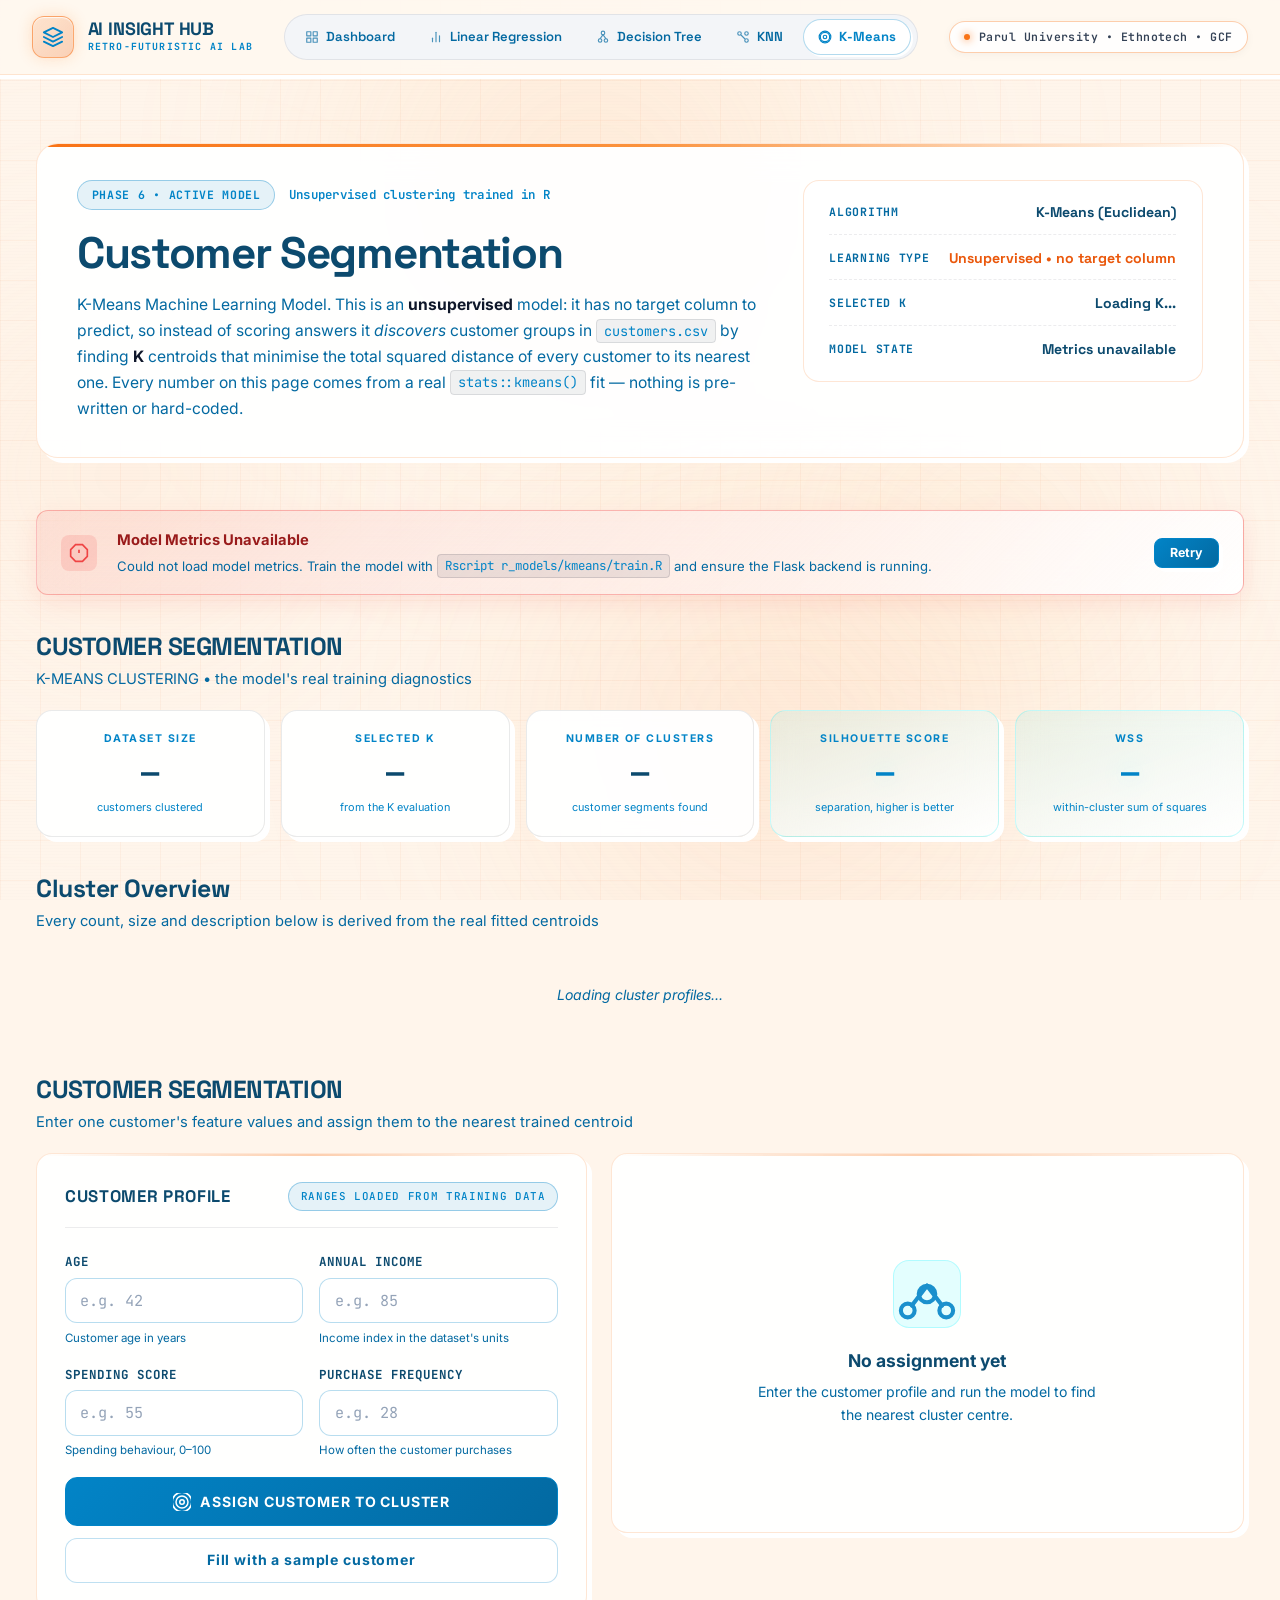
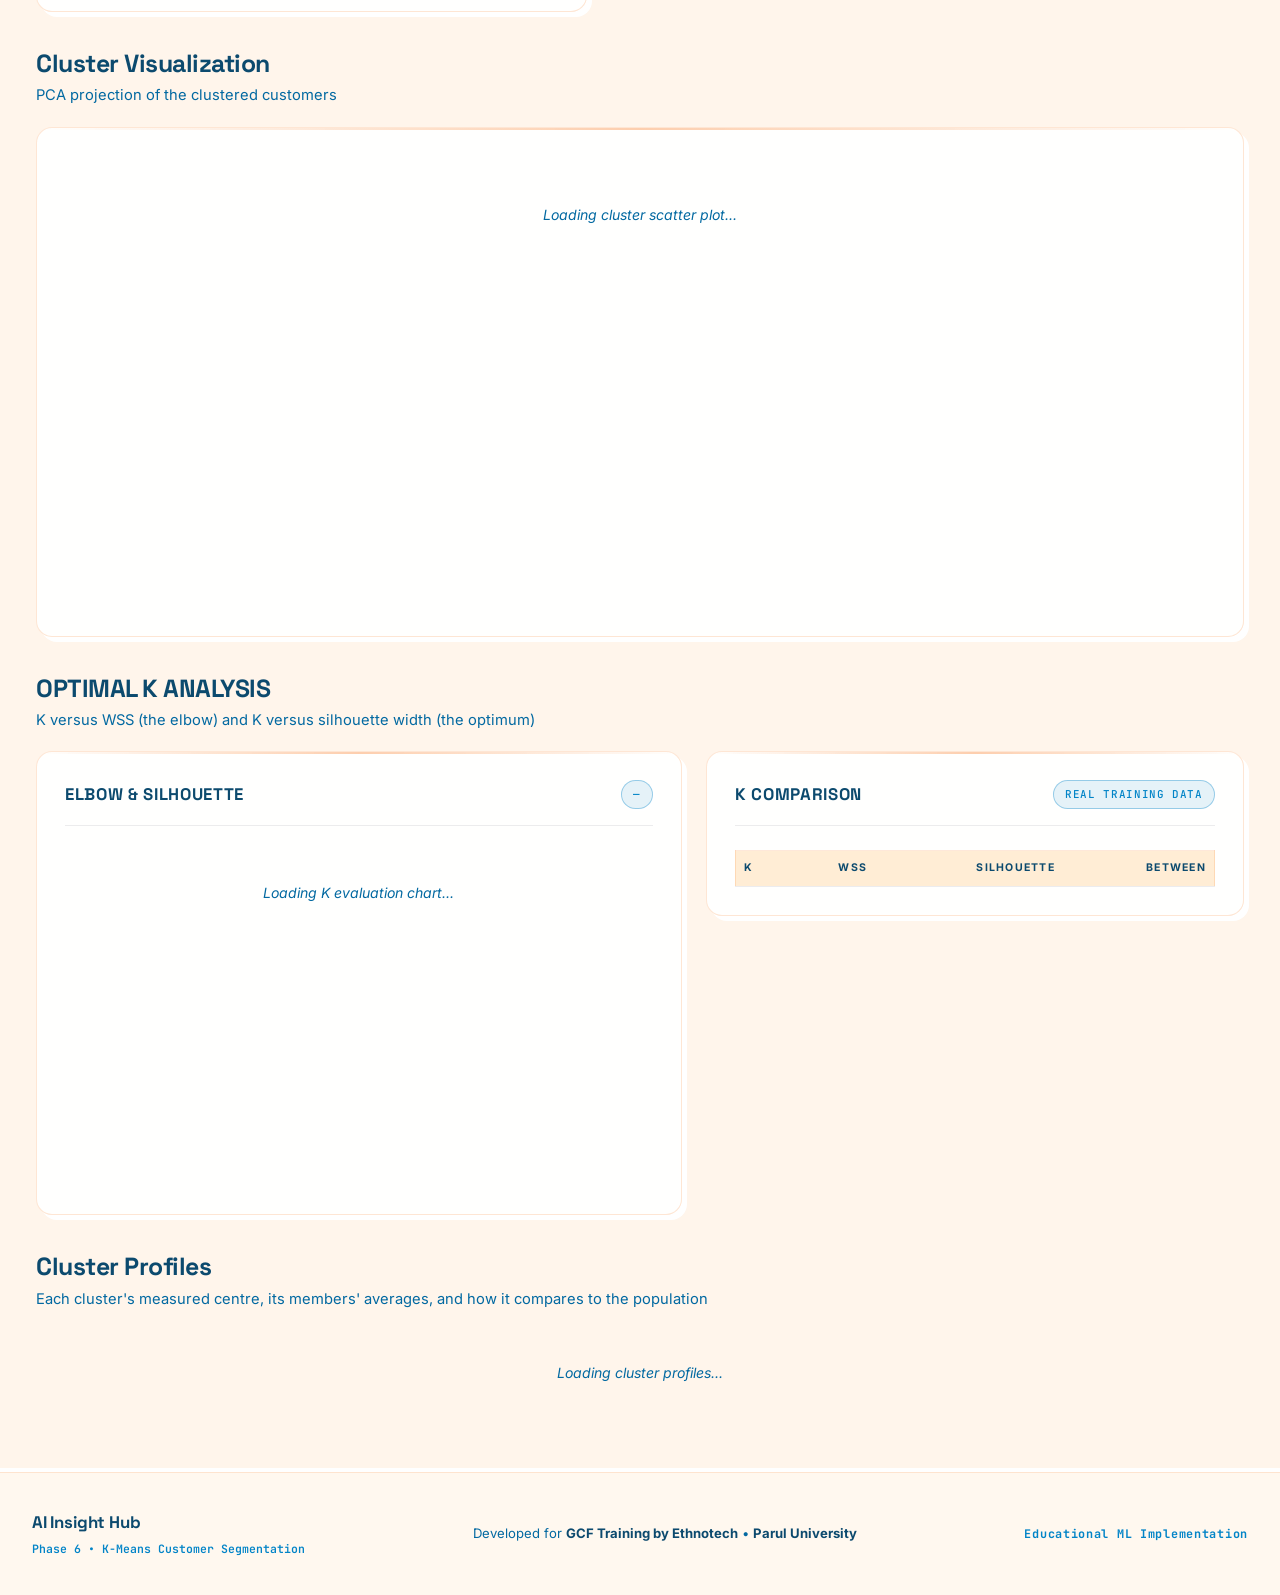
<file: frontend/kmeans.html>
<!DOCTYPE html>
<html lang="en">
<head>
    <meta charset="UTF-8">
    <meta name="viewport" content="width=device-width, initial-scale=1.0">
    <title>Customer Segmentation — AI Insight Hub</title>
    <meta name="description" content="K-Means unsupervised customer segmentation powered by a real model trained in R with elbow and silhouette K selection.">
    <!-- Google Fonts: Inter & JetBrains Mono (shared with the dashboard) -->
        <!-- Google Fonts: Space Grotesk, Inter & JetBrains Mono -->
    <link rel="preconnect" href="https://fonts.googleapis.com">
    <link rel="preconnect" href="https://fonts.gstatic.com" crossorigin>
    <link href="https://fonts.googleapis.com/css2?family=Inter:wght@300;400;500;600;700;800;900&family=JetBrains+Mono:wght@400;500;600;700&family=Space+Grotesk:wght@500;600;700;800&display=swap" rel="stylesheet">
    <!-- Shared design system + page-specific styles -->
    <link rel="stylesheet" href="css/style.css">
    <link rel="stylesheet" href="css/kmeans.css">
</head>
<body>
        <!-- Animated Light Mode Gradient Mesh Background & Retro Grid -->
    <div class="mesh-canvas" aria-hidden="true">
        <div class="mesh-orb mesh-orb-cyan"></div>
        <div class="mesh-orb mesh-orb-indigo"></div>
        <div class="mesh-orb mesh-orb-violet"></div>
        <div class="mesh-orb mesh-orb-coral"></div>
        <div class="retro-grid-pattern"></div>
        <div class="retro-scanlines"></div>
    </div>

    <header class="app-header">
            <div class="header-inner">
                <div class="header-brand-wrap">
                    <a class="logo-wrapper logo-link" href="index.html" title="AI Insight Hub">
                        <div class="logo-icon">
                            <svg viewBox="0 0 24 24" fill="none" stroke="currentColor" stroke-width="2" stroke-linecap="round" stroke-linejoin="round">
                                <polygon points="12 2 2 7 12 12 22 7 12 2"></polygon>
                                <polyline points="2 17 12 22 22 17"></polyline>
                                <polyline points="2 12 12 17 22 12"></polyline>
                            </svg>
                        </div>
                        <div class="logo-text">
                            <span class="brand-title">AI INSIGHT HUB</span>
                            <span class="brand-tagline">RETRO-FUTURISTIC AI LAB</span>
                        </div>
                    </a>
                </div>

                <nav class="app-nav" aria-label="Main Platform Navigation">
                    <ul class="nav-list">
                <li class="nav-item">
                    <a class="nav-link" href="index.html">
                        <svg class="nav-icon" viewBox="0 0 24 24" fill="none" stroke="currentColor" stroke-width="2" stroke-linecap="round" stroke-linejoin="round"><rect x="3" y="3" width="7" height="7"></rect><rect x="14" y="3" width="7" height="7"></rect><rect x="14" y="14" width="7" height="7"></rect><rect x="3" y="14" width="7" height="7"></rect></svg>
                        <span>Dashboard</span>
                    </a>
                </li>
                <li class="nav-item">
                    <a class="nav-link" href="regression.html">
                        <svg class="nav-icon" viewBox="0 0 24 24" fill="none" stroke="currentColor" stroke-width="2" stroke-linecap="round" stroke-linejoin="round"><line x1="18" y1="20" x2="18" y2="10"></line><line x1="12" y1="20" x2="12" y2="4"></line><line x1="6" y1="20" x2="6" y2="14"></line></svg>
                        <span>Linear Regression</span>
                    </a>
                </li>
                <li class="nav-item">
                    <a class="nav-link" href="decision-tree.html">
                        <svg class="nav-icon" viewBox="0 0 24 24" fill="none" stroke="currentColor" stroke-width="2" stroke-linecap="round" stroke-linejoin="round"><circle cx="12" cy="5" r="3"></circle><line x1="12" y1="8" x2="7" y2="15"></line><line x1="12" y1="8" x2="17" y2="15"></line><circle cx="7" cy="18" r="3"></circle><circle cx="17" cy="18" r="3"></circle></svg>
                        <span>Decision Tree</span>
                    </a>
                </li>
                <li class="nav-item">
                    <a class="nav-link" href="knn.html">
                        <svg class="nav-icon" viewBox="0 0 24 24" fill="none" stroke="currentColor" stroke-width="2" stroke-linecap="round" stroke-linejoin="round"><circle cx="6" cy="6" r="3"></circle><circle cx="18" cy="18" r="3"></circle><path d="M9 9l6 6"></path><circle cx="18" cy="6" r="3"></circle></svg>
                        <span>KNN</span>
                    </a>
                </li>
                <li class="nav-item">
                    <a class="nav-link nav-link-active" href="kmeans.html" aria-current="page">
                        <svg class="nav-icon" viewBox="0 0 24 24" fill="none" stroke="currentColor" stroke-width="2" stroke-linecap="round" stroke-linejoin="round"><circle cx="12" cy="12" r="3"></circle><circle cx="12" cy="12" r="8"></circle><circle cx="12" cy="12" r="10"></circle></svg>
                        <span>K-Means</span>
                    </a>
                </li>
                    </ul>
                </nav>

                <div class="header-meta">
                    <div class="academic-badge">
                        <span class="badge-dot"></span>
                        <span class="badge-text">Parul University &bull; Ethnotech &bull; GCF</span>
                    </div>
                </div>
            </div>
        </header>

    <div class="app-container">

        <main class="main-content">

            <!-- Model Hero Banner -->
            <section class="hero-section">
                <div class="hero-content">
                    <div class="hero-tag">
                        <span class="tag-pill tag-pill-active">Phase 6 &bull; Active Model</span>
                        <span class="tag-text">Unsupervised clustering trained in R</span>
                    </div>
                    <h1 class="hero-title">Customer Segmentation</h1>
                    <p class="hero-description">
                        K-Means Machine Learning Model. This is an <strong>unsupervised</strong> model: it has no
                        target column to predict, so instead of scoring answers it
                        <em>discovers</em> customer groups in <code>customers.csv</code> by finding
                        <strong>K</strong> centroids that minimise the total squared distance of every customer
                        to its nearest one. Every number on this page comes from a real
                        <code>stats::kmeans()</code> fit &mdash; nothing is pre-written or hard-coded.
                    </p>
                </div>
                <div class="hero-meta">
                    <div class="meta-item">
                        <span class="meta-label">Algorithm</span>
                        <span class="meta-value">K-Means (Euclidean)</span>
                    </div>
                    <div class="meta-item">
                        <span class="meta-label">Learning Type</span>
                        <span class="meta-value text-cyan">Unsupervised &bull; no target column</span>
                    </div>
                    <div class="meta-item">
                        <span class="meta-label">Selected K</span>
                        <span class="meta-value" id="selectedKDisplay">Loading K...</span>
                    </div>
                    <div class="meta-item">
                        <span class="meta-label">Model State</span>
                        <span class="meta-value" id="modelStateDisplay">Checking model...</span>
                    </div>
                </div>
            </section>

            <!-- Error banner (shown when the model is unavailable) -->
            <div class="api-alert-banner" id="modelAlertBanner" style="display: none;">
                <div class="alert-icon">
                    <svg viewBox="0 0 24 24" fill="none" stroke="currentColor" stroke-width="2">
                        <polygon points="7.86 2 16.14 2 22 7.86 22 16.14 16.14 22 7.86 22 2 16.14 2 7.86 7.86 2"></polygon>
                        <line x1="12" y1="8" x2="12" y2="12"></line>
                        <line x1="12" y1="16" x2="12.01" y2="16"></line>
                    </svg>
                </div>
                <div class="alert-content">
                    <div class="alert-title" id="modelAlertTitle">Model Unavailable</div>
                    <div class="alert-message" id="modelAlertMessage">
                        Start the Flask backend by running <code class="code-pill">python backend/app.py</code>.
                    </div>
                </div>
                <button class="btn btn-primary btn-sm" id="btnRetryModel">Retry</button>
            </div>

            <!-- Segmentation Dashboard: dataset, K, silhouette, WSS -->
            <section class="section-container">
                <div class="section-header">
                    <h2 class="section-title">CUSTOMER SEGMENTATION</h2>
                    <span class="section-subtitle">K-MEANS CLUSTERING &bull; the model's real training diagnostics</span>
                </div>

                <div class="stat-row">
                    <div class="stat-tile">
                        <div class="stat-tile-label">DATASET SIZE</div>
                        <div class="stat-tile-value" id="metricRecords">&mdash;</div>
                        <div class="stat-tile-caption">customers clustered</div>
                    </div>
                    <div class="stat-tile">
                        <div class="stat-tile-label">SELECTED K</div>
                        <div class="stat-tile-value" id="metricSelectedK">&mdash;</div>
                        <div class="stat-tile-caption">from the K evaluation</div>
                    </div>
                    <div class="stat-tile">
                        <div class="stat-tile-label">NUMBER OF CLUSTERS</div>
                        <div class="stat-tile-value" id="metricClusterCount">&mdash;</div>
                        <div class="stat-tile-caption">customer segments found</div>
                    </div>
                    <div class="stat-tile stat-tile-accent">
                        <div class="stat-tile-label">SILHOUETTE SCORE</div>
                        <div class="stat-tile-value" id="metricSilhouette">&mdash;</div>
                        <div class="stat-tile-caption">separation, higher is better</div>
                    </div>
                    <div class="stat-tile stat-tile-accent">
                        <div class="stat-tile-label">WSS</div>
                        <div class="stat-tile-value" id="metricWss">&mdash;</div>
                        <div class="stat-tile-caption">within-cluster sum of squares</div>
                    </div>
                </div>
            </section>

            <!-- Cluster Overview -->
            <section class="section-container">
                <div class="section-header">
                    <h2 class="section-title">Cluster Overview</h2>
                    <span class="section-subtitle">Every count, size and description below is derived from the real fitted centroids</span>
                </div>

                <div class="cluster-card-grid" id="clusterCardGrid">
                    <p class="chart-placeholder">Loading cluster profiles...</p>
                </div>
            </section>

            <!-- Assignment form + result -->
            <section class="section-container">
                <div class="section-header">
                    <h2 class="section-title">CUSTOMER SEGMENTATION</h2>
                    <span class="section-subtitle">Enter one customer's feature values and assign them to the nearest trained centroid</span>
                </div>

                <div class="predict-grid">

                    <!-- Input Form -->
                    <div class="panel predict-form-panel">
                        <div class="panel-header">
                            <h3 class="panel-title">Customer Profile</h3>
                            <span class="panel-badge" id="datasetRangeNote">Ranges loaded from training data</span>
                        </div>

                        <form id="predictionForm" novalidate>
                            <div class="form-row">
                                <div class="form-field">
                                    <label class="form-label" for="inputAge">Age</label>
                                    <input class="form-input" type="number" id="inputAge" name="age"
                                           step="1" inputmode="numeric" placeholder="e.g. 42" required>
                                    <span class="form-hint" id="hintAge">Customer age in years</span>
                                    <span class="form-error" id="errorAge"></span>
                                </div>

                                <div class="form-field">
                                    <label class="form-label" for="inputAnnual_income">Annual Income</label>
                                    <input class="form-input" type="number" id="inputAnnual_income" name="annual_income"
                                           step="any" inputmode="decimal" placeholder="e.g. 85" required>
                                    <span class="form-hint" id="hintAnnual_income">Income index in the dataset's units</span>
                                    <span class="form-error" id="errorAnnual_income"></span>
                                </div>
                            </div>

                            <div class="form-row">
                                <div class="form-field">
                                    <label class="form-label" for="inputSpending_score">Spending Score</label>
                                    <input class="form-input" type="number" id="inputSpending_score" name="spending_score"
                                           step="any" inputmode="decimal" placeholder="e.g. 55" required>
                                    <span class="form-hint" id="hintSpending_score">Spending behaviour, 0&ndash;100</span>
                                    <span class="form-error" id="errorSpending_score"></span>
                                </div>

                                <div class="form-field">
                                    <label class="form-label" for="inputPurchase_frequency">Purchase Frequency</label>
                                    <input class="form-input" type="number" id="inputPurchase_frequency" name="purchase_frequency"
                                           step="any" inputmode="decimal" placeholder="e.g. 28" required>
                                    <span class="form-hint" id="hintPurchase_frequency">How often the customer purchases</span>
                                    <span class="form-error" id="errorPurchase_frequency"></span>
                                </div>
                            </div>

                            <button class="btn btn-primary btn-block" type="submit" id="btnPredict">
                                <svg class="icon-flask" id="predictIcon" viewBox="0 0 24 24" fill="none" stroke="currentColor" stroke-width="2" stroke-linecap="round" stroke-linejoin="round">
                                    <circle cx="12" cy="12" r="3"></circle>
                                    <circle cx="12" cy="12" r="8"></circle>
                                    <circle cx="12" cy="12" r="13"></circle>
                                </svg>
                                <span id="btnPredictLabel">ASSIGN CUSTOMER TO CLUSTER</span>
                            </button>

                            <button class="btn btn-outline btn-block btn-sample" type="button" id="btnSample">
                                Fill with a sample customer
                            </button>
                        </form>
                    </div>

                    <!-- Result -->
                    <div class="result-column">
                        <div class="panel result-panel" id="resultPanel" data-state="empty">
                            <div class="result-empty" id="resultEmpty">
                                <div class="result-empty-icon">
                                    <svg viewBox="0 0 24 24" fill="none" stroke="currentColor" stroke-width="1.5" stroke-linecap="round" stroke-linejoin="round">
                                        <circle cx="12" cy="12" r="3"></circle>
                                        <circle cx="5" cy="18" r="2.5"></circle>
                                        <circle cx="19" cy="18" r="2.5"></circle>
                                        <line x1="12" y1="9" x2="6.5" y2="16.2"></line>
                                        <line x1="12" y1="9" x2="17.5" y2="16.2"></line>
                                    </svg>
                                </div>
                                <p class="result-empty-title">No assignment yet</p>
                                <p class="result-empty-text">Enter the customer profile and run the model to find the nearest cluster centre.</p>
                            </div>

                            <div class="result-body" id="resultBody" style="display: none;">
                                <div class="result-heading">ASSIGNED CLUSTER</div>
                                <div class="result-cluster" id="resultClusterBadge">Cluster &mdash;</div>
                                <div class="result-cluster-label" id="resultClusterLabel"></div>

                                <div class="distance-block">
                                    <div class="confidence-row">
                                        <span class="confidence-label">Distance from centroid</span>
                                        <span class="confidence-value font-mono" id="resultDistance">&mdash;</span>
                                    </div>
                                    <div class="confidence-track">
                                        <div class="confidence-fill" id="separationFill"></div>
                                    </div>
                                    <p class="confidence-note" id="distanceNote"></p>
                                </div>

                                <div class="result-divider"></div>

                                <div class="result-section-label">Distance to every centre</div>
                                <div class="vote-list" id="distanceList"></div>

                                <div class="result-section-label">Input Summary</div>
                                <div class="input-summary" id="inputSummary"></div>

                                <div class="result-warnings" id="resultWarnings"></div>

                                <div class="result-meta">
                                    <div class="result-meta-row">
                                        <span>Model</span>
                                        <span class="font-mono" id="resultModelName">&mdash;</span>
                                    </div>
                                    <div class="result-meta-row">
                                        <span>Segment size</span>
                                        <span class="font-mono" id="resultClusterSize">&mdash;</span>
                                    </div>
                                    <div class="result-meta-row">
                                        <span>Trained at</span>
                                        <span class="font-mono" id="resultTrainedAt">&mdash;</span>
                                    </div>
                                    <div class="result-meta-row">
                                        <span>R engine time</span>
                                        <span class="font-mono" id="resultExecTime">&mdash;</span>
                                    </div>
                                </div>
                            </div>

                            <div class="result-error" id="resultError" style="display: none;">
                                <div class="result-error-icon">
                                    <svg viewBox="0 0 24 24" fill="none" stroke="currentColor" stroke-width="2" stroke-linecap="round" stroke-linejoin="round">
                                        <circle cx="12" cy="12" r="10"></circle>
                                        <line x1="12" y1="8" x2="12" y2="12"></line>
                                        <line x1="12" y1="16" x2="12.01" y2="16"></line>
                                    </svg>
                                </div>
                                <p class="result-error-title" id="resultErrorTitle">Assignment failed</p>
                                <ul class="result-error-list" id="resultErrorList"></ul>
                            </div>
                        </div>
                    </div>
                </div>
            </section>

            <!-- Cluster Visualization -->
            <section class="section-container">
                <div class="section-header">
                    <h2 class="section-title">Cluster Visualization</h2>
                    <span class="section-subtitle" id="vizSubtitle">
                        PCA projection of the clustered customers
                    </span>
                </div>

                <div class="panel viz-panel">
                    <div class="viz-legend" id="vizLegend"></div>
                    <div class="viz-canvas-wrap" id="scatterWrap">
                        <p class="chart-placeholder">Loading cluster scatter plot...</p>
                    </div>
                    <p class="viz-note" id="vizNote"></p>
                </div>
            </section>

            <!-- Optimal K Analysis -->
            <section class="section-container">
                <div class="section-header">
                    <h2 class="section-title">OPTIMAL K ANALYSIS</h2>
                    <span class="section-subtitle">K versus WSS (the elbow) and K versus silhouette width (the optimum)</span>
                </div>

                <div class="k-analysis-grid">
                    <div class="panel">
                        <div class="panel-header">
                            <h3 class="panel-title">Elbow &amp; Silhouette</h3>
                            <span class="panel-badge" id="kSelectionBasis">&mdash;</span>
                        </div>
                        <div class="chart-canvas-wrap" id="elbowWrap">
                            <p class="chart-placeholder">Loading K evaluation chart...</p>
                        </div>
                        <p class="k-note" id="kSelectionNote"></p>
                    </div>

                    <div class="panel">
                        <div class="panel-header">
                            <h3 class="panel-title">K Comparison</h3>
                            <span class="panel-badge">Real training data</span>
                        </div>
                        <div class="k-table-wrap" id="kTableWrap">
                            <table class="k-table">
                                <thead>
                                    <tr>
                                        <th>K</th>
                                        <th>WSS</th>
                                        <th>Silhouette</th>
                                        <th>Between</th>
                                    </tr>
                                </thead>
                                <tbody id="kTableBody"></tbody>
                            </table>
                        </div>
                    </div>
                </div>
            </section>

            <!-- Cluster Profiles detail -->
            <section class="section-container">
                <div class="section-header">
                    <h2 class="section-title">Cluster Profiles</h2>
                    <span class="section-subtitle">Each cluster's measured centre, its members' averages, and how it compares to the population</span>
                </div>

                <div class="profile-grid" id="profileGrid">
                    <p class="chart-placeholder">Loading cluster profiles...</p>
                </div>
            </section>

        </main>

            </div><!-- /.app-container -->

    <!-- Global Full-Spanning Footer (100% Viewport Width) -->
    <footer class="app-footer">
        <div class="footer-inner">
<div class="footer-content">
                <div class="footer-left">
                    <div class="footer-brand">AI Insight Hub</div>
                    <div class="footer-tagline">Phase 6 &bull; K-Means Customer Segmentation</div>
                </div>
                <div class="footer-center">
                    <div class="footer-academic">
                        Developed for <strong>GCF Training by Ethnotech</strong> &bull; <strong>Parul University</strong>
                    </div>
                </div>
                <div class="footer-right">
                    <div class="footer-version">Educational ML Implementation</div>
                </div>
            </div>
        </div>
    </footer>

    <script src="js/kmeans.js"></script>
</body>
</html>
</file>
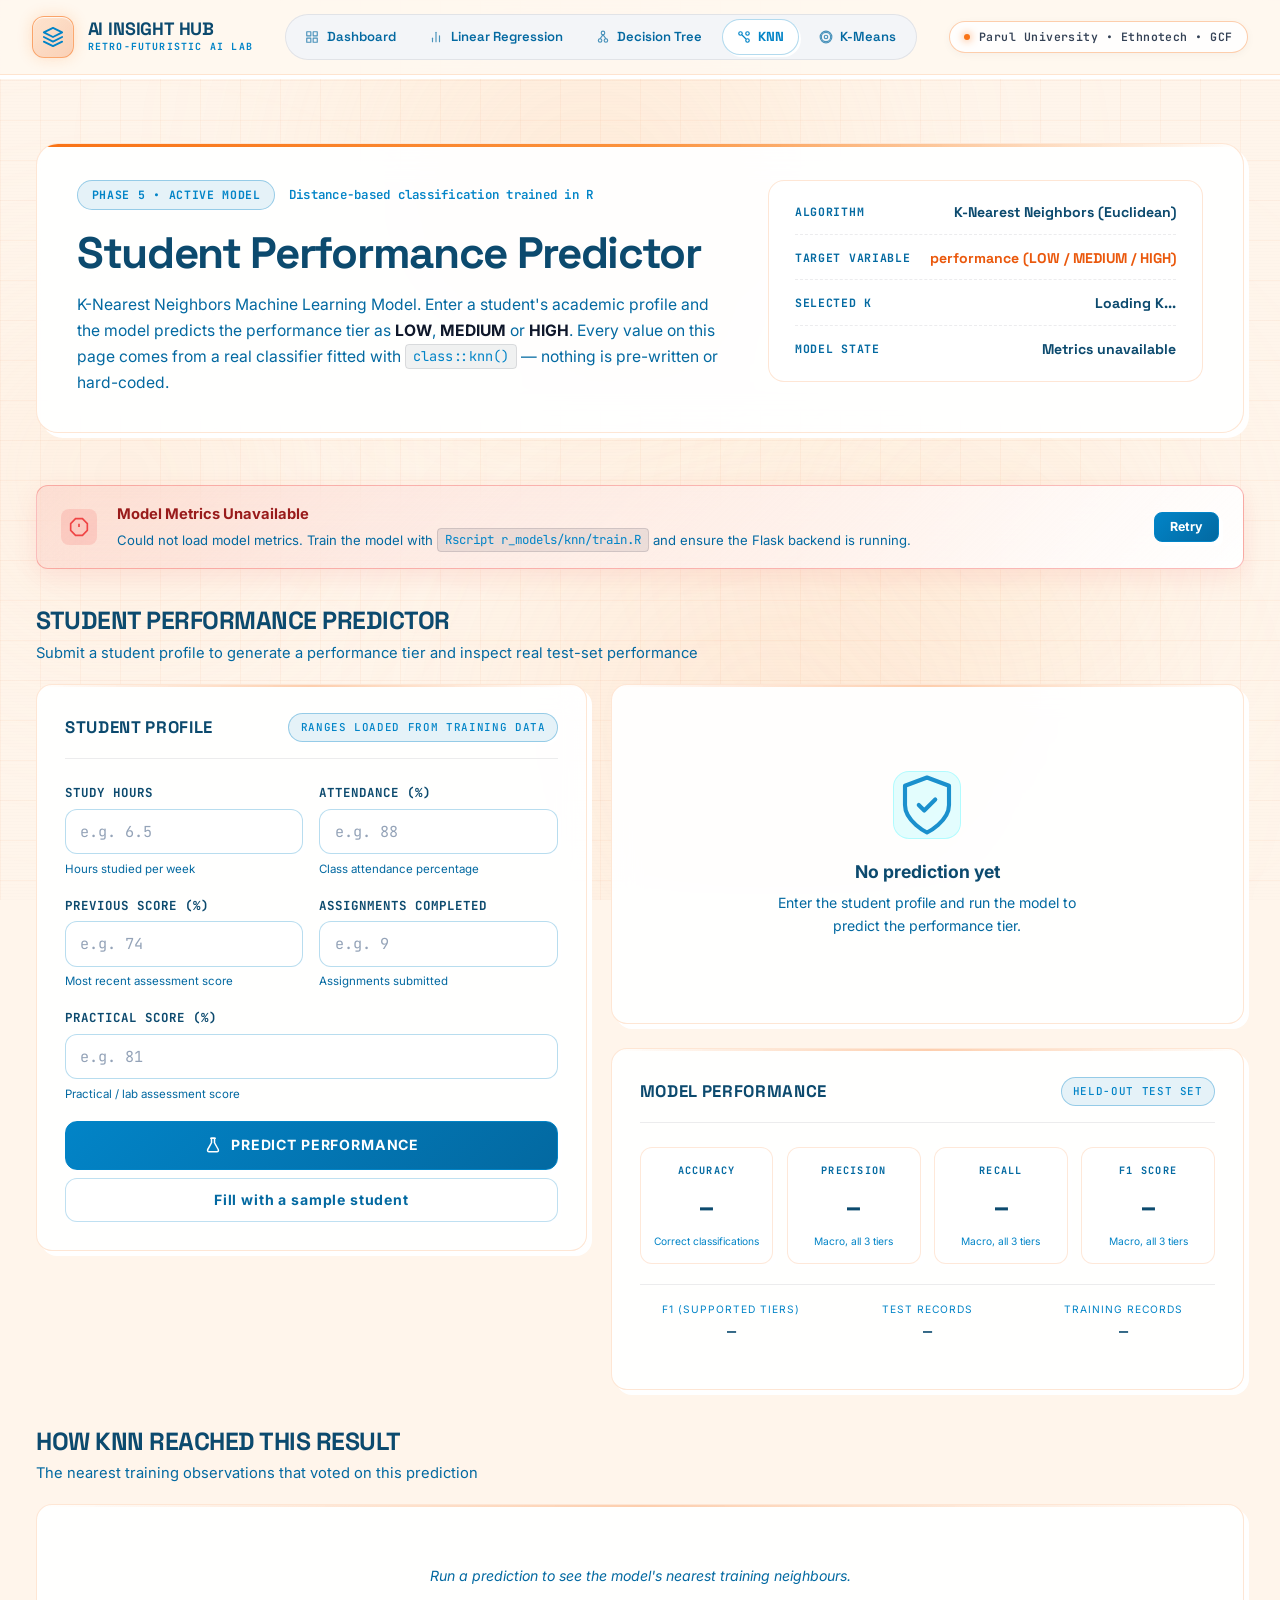
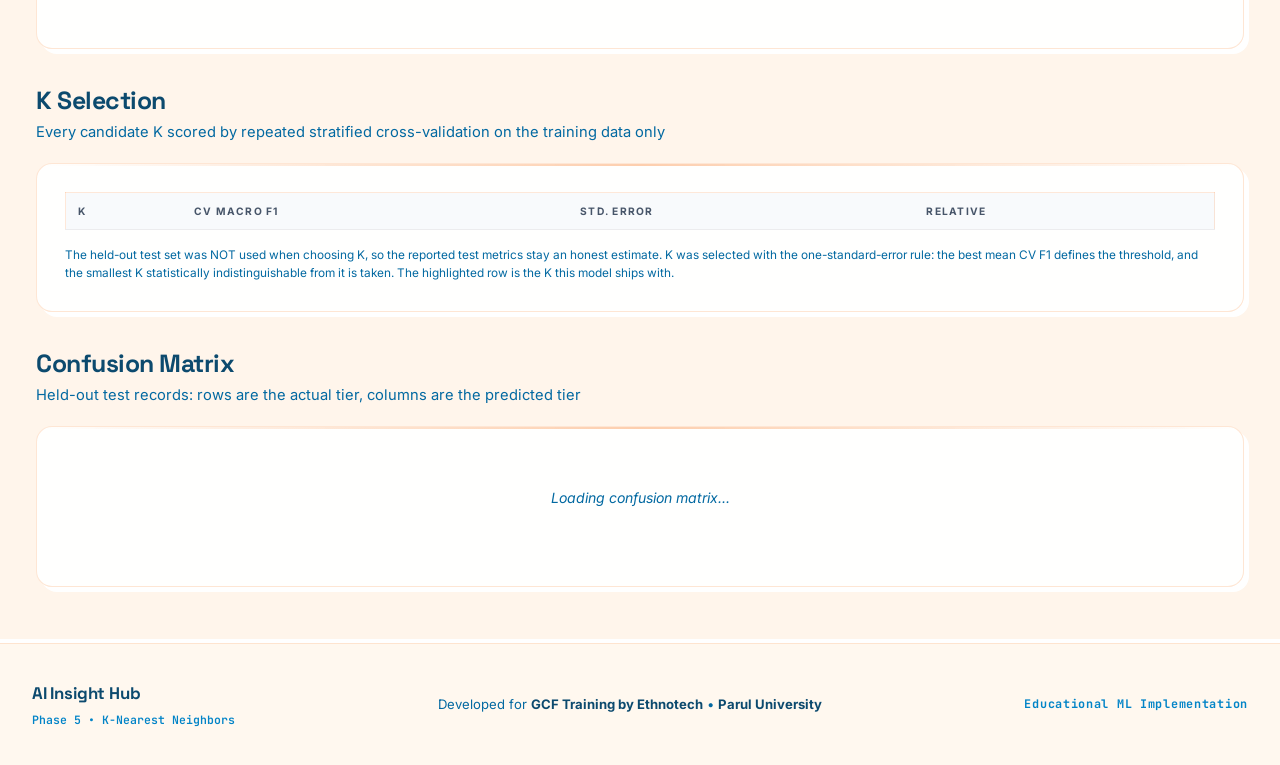
<file: frontend/knn.html>
<!DOCTYPE html>
<html lang="en">
<head>
    <meta charset="UTF-8">
    <meta name="viewport" content="width=device-width, initial-scale=1.0">
    <title>Student Performance Predictor — AI Insight Hub</title>
    <meta name="description" content="K-Nearest Neighbors student performance classification powered by a real model trained in R. Educational ML implementation.">
    <!-- Google Fonts: Inter & JetBrains Mono (shared with the dashboard) -->
        <!-- Google Fonts: Space Grotesk, Inter & JetBrains Mono -->
    <link rel="preconnect" href="https://fonts.googleapis.com">
    <link rel="preconnect" href="https://fonts.gstatic.com" crossorigin>
    <link href="https://fonts.googleapis.com/css2?family=Inter:wght@300;400;500;600;700;800;900&family=JetBrains+Mono:wght@400;500;600;700&family=Space+Grotesk:wght@500;600;700;800&display=swap" rel="stylesheet">
    <!-- Shared design system + page-specific styles -->
    <link rel="stylesheet" href="css/style.css">
    <link rel="stylesheet" href="css/knn.css">
</head>
<body>
        <!-- Animated Light Mode Gradient Mesh Background & Retro Grid -->
    <div class="mesh-canvas" aria-hidden="true">
        <div class="mesh-orb mesh-orb-cyan"></div>
        <div class="mesh-orb mesh-orb-indigo"></div>
        <div class="mesh-orb mesh-orb-violet"></div>
        <div class="mesh-orb mesh-orb-coral"></div>
        <div class="retro-grid-pattern"></div>
        <div class="retro-scanlines"></div>
    </div>

    <header class="app-header">
            <div class="header-inner">
                <div class="header-brand-wrap">
                    <a class="logo-wrapper logo-link" href="index.html" title="AI Insight Hub">
                        <div class="logo-icon">
                            <svg viewBox="0 0 24 24" fill="none" stroke="currentColor" stroke-width="2" stroke-linecap="round" stroke-linejoin="round">
                                <polygon points="12 2 2 7 12 12 22 7 12 2"></polygon>
                                <polyline points="2 17 12 22 22 17"></polyline>
                                <polyline points="2 12 12 17 22 12"></polyline>
                            </svg>
                        </div>
                        <div class="logo-text">
                            <span class="brand-title">AI INSIGHT HUB</span>
                            <span class="brand-tagline">RETRO-FUTURISTIC AI LAB</span>
                        </div>
                    </a>
                </div>

                <nav class="app-nav" aria-label="Main Platform Navigation">
                    <ul class="nav-list">
                <li class="nav-item">
                    <a class="nav-link" href="index.html">
                        <svg class="nav-icon" viewBox="0 0 24 24" fill="none" stroke="currentColor" stroke-width="2" stroke-linecap="round" stroke-linejoin="round"><rect x="3" y="3" width="7" height="7"></rect><rect x="14" y="3" width="7" height="7"></rect><rect x="14" y="14" width="7" height="7"></rect><rect x="3" y="14" width="7" height="7"></rect></svg>
                        <span>Dashboard</span>
                    </a>
                </li>
                <li class="nav-item">
                    <a class="nav-link" href="regression.html">
                        <svg class="nav-icon" viewBox="0 0 24 24" fill="none" stroke="currentColor" stroke-width="2" stroke-linecap="round" stroke-linejoin="round"><line x1="18" y1="20" x2="18" y2="10"></line><line x1="12" y1="20" x2="12" y2="4"></line><line x1="6" y1="20" x2="6" y2="14"></line></svg>
                        <span>Linear Regression</span>
                    </a>
                </li>
                <li class="nav-item">
                    <a class="nav-link" href="decision-tree.html">
                        <svg class="nav-icon" viewBox="0 0 24 24" fill="none" stroke="currentColor" stroke-width="2" stroke-linecap="round" stroke-linejoin="round"><circle cx="12" cy="5" r="3"></circle><line x1="12" y1="8" x2="7" y2="15"></line><line x1="12" y1="8" x2="17" y2="15"></line><circle cx="7" cy="18" r="3"></circle><circle cx="17" cy="18" r="3"></circle></svg>
                        <span>Decision Tree</span>
                    </a>
                </li>
                <li class="nav-item">
                    <a class="nav-link nav-link-active" href="knn.html" aria-current="page">
                        <svg class="nav-icon" viewBox="0 0 24 24" fill="none" stroke="currentColor" stroke-width="2" stroke-linecap="round" stroke-linejoin="round"><circle cx="6" cy="6" r="3"></circle><circle cx="18" cy="18" r="3"></circle><path d="M9 9l6 6"></path><circle cx="18" cy="6" r="3"></circle></svg>
                        <span>KNN</span>
                    </a>
                </li>
                <li class="nav-item">
                    <a class="nav-link" href="kmeans.html">
                        <svg class="nav-icon" viewBox="0 0 24 24" fill="none" stroke="currentColor" stroke-width="2" stroke-linecap="round" stroke-linejoin="round"><circle cx="12" cy="12" r="3"></circle><circle cx="12" cy="12" r="8"></circle><circle cx="12" cy="12" r="10"></circle></svg>
                        <span>K-Means</span>
                    </a>
                </li>
                    </ul>
                </nav>

                <div class="header-meta">
                    <div class="academic-badge">
                        <span class="badge-dot"></span>
                        <span class="badge-text">Parul University &bull; Ethnotech &bull; GCF</span>
                    </div>
                </div>
            </div>
        </header>

    <div class="app-container">

        <main class="main-content">

            <!-- Model Hero Banner -->
            <section class="hero-section">
                <div class="hero-content">
                    <div class="hero-tag">
                        <span class="tag-pill tag-pill-active">Phase 5 &bull; Active Model</span>
                        <span class="tag-text">Distance-based classification trained in R</span>
                    </div>
                    <h1 class="hero-title">Student Performance Predictor</h1>
                    <p class="hero-description">
                        K-Nearest Neighbors Machine Learning Model. Enter a student's academic profile and the
                        model predicts the performance tier as <strong>LOW</strong>, <strong>MEDIUM</strong> or
                        <strong>HIGH</strong>. Every value on this page comes from a real classifier fitted with
                        <code>class::knn()</code> &mdash; nothing is pre-written or hard-coded.
                    </p>
                </div>
                <div class="hero-meta">
                    <div class="meta-item">
                        <span class="meta-label">Algorithm</span>
                        <span class="meta-value">K-Nearest Neighbors (Euclidean)</span>
                    </div>
                    <div class="meta-item">
                        <span class="meta-label">Target Variable</span>
                        <span class="meta-value text-cyan">performance (LOW / MEDIUM / HIGH)</span>
                    </div>
                    <div class="meta-item">
                        <span class="meta-label">Selected K</span>
                        <span class="meta-value" id="selectedKDisplay">Loading K...</span>
                    </div>
                    <div class="meta-item">
                        <span class="meta-label">Model State</span>
                        <span class="meta-value" id="modelStateDisplay">Checking model...</span>
                    </div>
                </div>
            </section>

            <!-- Error banner (shown when the model is unavailable) -->
            <div class="api-alert-banner" id="modelAlertBanner" style="display: none;">
                <div class="alert-icon">
                    <svg viewBox="0 0 24 24" fill="none" stroke="currentColor" stroke-width="2">
                        <polygon points="7.86 2 16.14 2 22 7.86 22 16.14 16.14 22 7.86 22 2 16.14 2 7.86 7.86 2"></polygon>
                        <line x1="12" y1="8" x2="12" y2="12"></line>
                        <line x1="12" y1="16" x2="12.01" y2="16"></line>
                    </svg>
                </div>
                <div class="alert-content">
                    <div class="alert-title" id="modelAlertTitle">Model Unavailable</div>
                    <div class="alert-message" id="modelAlertMessage">
                        Start the Flask backend by running <code class="code-pill">python backend/app.py</code>.
                    </div>
                </div>
                <button class="btn btn-primary btn-sm" id="btnRetryModel">Retry</button>
            </div>

            <!-- Prediction & Metrics -->
            <section class="section-container">
                <div class="section-header">
                    <h2 class="section-title">STUDENT PERFORMANCE PREDICTOR</h2>
                    <span class="section-subtitle">Submit a student profile to generate a performance tier and inspect real test-set performance</span>
                </div>

                <div class="predict-grid">

                    <!-- Input Form -->
                    <div class="panel predict-form-panel">
                        <div class="panel-header">
                            <h3 class="panel-title">Student Profile</h3>
                            <span class="panel-badge" id="datasetRangeNote">Ranges loaded from training data</span>
                        </div>

                        <form id="predictionForm" novalidate>
                            <div class="form-row">
                                <div class="form-field">
                                    <label class="form-label" for="inputStudy_hours">Study Hours</label>
                                    <input class="form-input" type="number" id="inputStudy_hours" name="study_hours"
                                           step="any" inputmode="decimal" placeholder="e.g. 6.5" required>
                                    <span class="form-hint" id="hintStudy_hours">Hours studied per week</span>
                                    <span class="form-error" id="errorStudy_hours"></span>
                                </div>

                                <div class="form-field">
                                    <label class="form-label" for="inputAttendance">Attendance (%)</label>
                                    <input class="form-input" type="number" id="inputAttendance" name="attendance"
                                           step="any" inputmode="decimal" placeholder="e.g. 88" required>
                                    <span class="form-hint" id="hintAttendance">Class attendance percentage</span>
                                    <span class="form-error" id="errorAttendance"></span>
                                </div>
                            </div>

                            <div class="form-row">
                                <div class="form-field">
                                    <label class="form-label" for="inputPrevious_score">Previous Score (%)</label>
                                    <input class="form-input" type="number" id="inputPrevious_score" name="previous_score"
                                           step="any" inputmode="decimal" placeholder="e.g. 74" required>
                                    <span class="form-hint" id="hintPrevious_score">Most recent assessment score</span>
                                    <span class="form-error" id="errorPrevious_score"></span>
                                </div>

                                <div class="form-field">
                                    <label class="form-label" for="inputAssignments_completed">Assignments Completed</label>
                                    <input class="form-input" type="number" id="inputAssignments_completed" name="assignments_completed"
                                           step="1" inputmode="numeric" placeholder="e.g. 9" required>
                                    <span class="form-hint" id="hintAssignments_completed">Assignments submitted</span>
                                    <span class="form-error" id="errorAssignments_completed"></span>
                                </div>
                            </div>

                            <div class="form-field">
                                <label class="form-label" for="inputPractical_score">Practical Score (%)</label>
                                <input class="form-input" type="number" id="inputPractical_score" name="practical_score"
                                       step="any" inputmode="decimal" placeholder="e.g. 81" required>
                                <span class="form-hint" id="hintPractical_score">Practical / lab assessment score</span>
                                <span class="form-error" id="errorPractical_score"></span>
                            </div>

                            <button class="btn btn-primary btn-block" type="submit" id="btnPredict">
                                <svg class="icon-flask" id="predictIcon" viewBox="0 0 24 24" fill="none" stroke="currentColor" stroke-width="2" stroke-linecap="round" stroke-linejoin="round">
                                    <path d="M9 3h6"></path>
                                    <path d="M10 9V3h4v6l5 9a2 2 0 0 1-1.8 3H6.8A2 2 0 0 1 5 18l5-9z"></path>
                                </svg>
                                <span id="btnPredictLabel">PREDICT PERFORMANCE</span>
                            </button>

                            <button class="btn btn-outline btn-block btn-sample" type="button" id="btnSample">
                                Fill with a sample student
                            </button>
                        </form>
                    </div>

                    <!-- Result + Performance -->
                    <div class="result-column">

                        <!-- Result Card -->
                        <div class="panel result-panel" id="resultPanel" data-state="empty">
                            <div class="result-empty" id="resultEmpty">
                                <div class="result-empty-icon">
                                    <svg viewBox="0 0 24 24" fill="none" stroke="currentColor" stroke-width="1.5" stroke-linecap="round" stroke-linejoin="round">
                                        <path d="M12 22s8-4 8-10V5l-8-3-8 3v7c0 6 8 10 8 10z"></path>
                                        <path d="M9 12l2 2 4-4"></path>
                                    </svg>
                                </div>
                                <p class="result-empty-title">No prediction yet</p>
                                <p class="result-empty-text">Enter the student profile and run the model to see a performance tier.</p>
                            </div>

                            <div class="result-body" id="resultBody" style="display: none;">
                                <div class="result-heading">PREDICTED PERFORMANCE</div>
                                <div class="result-performance" id="resultPerformanceBadge">&mdash;</div>
                                <div class="result-subheading">Performance Tier</div>

                                <div class="confidence-block" id="confidenceBlock" style="display: none;">
                                    <div class="confidence-row">
                                        <span class="confidence-label">Neighbour Agreement</span>
                                        <span class="confidence-value font-mono" id="resultConfidence">&mdash;</span>
                                    </div>
                                    <div class="confidence-track">
                                        <div class="confidence-fill" id="confidenceFill"></div>
                                    </div>
                                    <p class="confidence-note" id="confidenceNote"></p>
                                </div>

                                <div class="result-divider"></div>

                                <div class="result-section-label">Neighbour Vote</div>
                                <div class="vote-list" id="voteList"></div>

                                <div class="result-section-label">Input Summary</div>
                                <div class="input-summary" id="inputSummary"></div>

                                <div class="result-warnings" id="resultWarnings"></div>

                                <div class="result-meta">
                                    <div class="result-meta-row">
                                        <span>Model</span>
                                        <span class="font-mono" id="resultModelName">&mdash;</span>
                                    </div>
                                    <div class="result-meta-row">
                                        <span>Algorithm</span>
                                        <span class="font-mono" id="resultAlgorithm">&mdash;</span>
                                    </div>
                                    <div class="result-meta-row">
                                        <span>Selected K</span>
                                        <span class="font-mono" id="resultSelectedK">&mdash;</span>
                                    </div>
                                    <div class="result-meta-row">
                                        <span>Trained at</span>
                                        <span class="font-mono" id="resultTrainedAt">&mdash;</span>
                                    </div>
                                    <div class="result-meta-row">
                                        <span>R engine time</span>
                                        <span class="font-mono" id="resultExecTime">&mdash;</span>
                                    </div>
                                </div>
                            </div>

                            <div class="result-error" id="resultError" style="display: none;">
                                <div class="result-error-icon">
                                    <svg viewBox="0 0 24 24" fill="none" stroke="currentColor" stroke-width="2" stroke-linecap="round" stroke-linejoin="round">
                                        <circle cx="12" cy="12" r="10"></circle>
                                        <line x1="12" y1="8" x2="12" y2="12"></line>
                                        <line x1="12" y1="16" x2="12.01" y2="16"></line>
                                    </svg>
                                </div>
                                <p class="result-error-title" id="resultErrorTitle">Prediction failed</p>
                                <ul class="result-error-list" id="resultErrorList"></ul>
                            </div>
                        </div>

                        <!-- Model Performance -->
                        <div class="panel performance-panel">
                            <div class="panel-header">
                                <h3 class="panel-title">Model Performance</h3>
                                <span class="panel-badge">Held-out test set</span>
                            </div>

                            <div class="metric-cards">
                                <div class="metric-card metric-card-accuracy">
                                    <div class="metric-label">ACCURACY</div>
                                    <div class="metric-value" id="metricAccuracy">&mdash;</div>
                                    <div class="metric-caption">Correct classifications</div>
                                </div>
                                <div class="metric-card metric-card-precision">
                                    <div class="metric-label">PRECISION</div>
                                    <div class="metric-value" id="metricPrecision">&mdash;</div>
                                    <div class="metric-caption">Macro, all 3 tiers</div>
                                </div>
                                <div class="metric-card metric-card-recall">
                                    <div class="metric-label">RECALL</div>
                                    <div class="metric-value" id="metricRecall">&mdash;</div>
                                    <div class="metric-caption">Macro, all 3 tiers</div>
                                </div>
                                <div class="metric-card metric-card-f1">
                                    <div class="metric-label">F1 SCORE</div>
                                    <div class="metric-value" id="metricF1">&mdash;</div>
                                    <div class="metric-caption">Macro, all 3 tiers</div>
                                </div>
                            </div>

                            <div class="performance-footer">
                                <div class="performance-stat">
                                    <span class="performance-stat-label">F1 (supported tiers)</span>
                                    <span class="performance-stat-value font-mono" id="metricSupportedF1">&mdash;</span>
                                </div>
                                <div class="performance-stat">
                                    <span class="performance-stat-label">Test records</span>
                                    <span class="performance-stat-value font-mono" id="metricTestRows">&mdash;</span>
                                </div>
                                <div class="performance-stat">
                                    <span class="performance-stat-label">Training records</span>
                                    <span class="performance-stat-value font-mono" id="metricTrainRows">&mdash;</span>
                                </div>
                            </div>

                            <p class="performance-note" id="performanceNote"></p>
                            <p class="balance-note" id="balanceNote"></p>
                        </div>
                    </div>
                </div>
            </section>

            <!-- How KNN Reached This Result -->
            <section class="section-container">
                <div class="section-header">
                    <h2 class="section-title">HOW KNN REACHED THIS RESULT</h2>
                    <span class="section-subtitle">The nearest training observations that voted on this prediction</span>
                </div>

                <div class="panel neighbor-panel" id="neighborPanel" data-state="empty">
                    <div class="neighbor-empty" id="neighborEmpty">
                        <p class="chart-placeholder">Run a prediction to see the model's nearest training neighbours.</p>
                    </div>
                    <div class="neighbor-body" id="neighborBody" style="display: none;">
                        <ul class="neighbor-list" id="neighborList"></ul>
                        <p class="neighbor-note" id="neighborSummary"></p>
                        <p class="neighbor-note">
                            KNN predicts nothing of its own: it simply takes the majority class among the
                            K closest students in the training set. Each card above is one of those students,
                            with the Euclidean distance the model actually computed.
                        </p>
                    </div>
                </div>
            </section>

            <!-- K Selection -->
            <section class="section-container">
                <div class="section-header">
                    <h2 class="section-title">K Selection</h2>
                    <span class="section-subtitle">Every candidate K scored by repeated stratified cross-validation on the training data only</span>
                </div>

                <div class="panel">
                    <div class="k-table-wrap" id="kTableWrap">
                        <table class="k-table">
                            <thead>
                                <tr>
                                    <th>K</th>
                                    <th>CV Macro F1</th>
                                    <th>Std. Error</th>
                                    <th>Relative</th>
                                </tr>
                            </thead>
                            <tbody id="kTableBody"></tbody>
                        </table>
                    </div>
                    <p class="k-note">
                        The held-out test set was NOT used when choosing K, so the reported test metrics stay an
                        honest estimate. K was selected with the one-standard-error rule: the best mean CV F1
                        defines the threshold, and the smallest K statistically indistinguishable from it is taken.
                        The highlighted row is the K this model ships with.
                    </p>
                </div>
            </section>

            <!-- Confusion Matrix -->
            <section class="section-container">
                <div class="section-header">
                    <h2 class="section-title">Confusion Matrix</h2>
                    <span class="section-subtitle">Held-out test records: rows are the actual tier, columns are the predicted tier</span>
                </div>

                <div class="panel matrix-panel">
                    <div class="matrix-wrap" id="matrixWrap">
                        <p class="chart-placeholder">Loading confusion matrix...</p>
                    </div>
                    <p class="matrix-note" id="matrixNote"></p>
                </div>
            </section>

        </main>

            </div><!-- /.app-container -->

    <!-- Global Full-Spanning Footer (100% Viewport Width) -->
    <footer class="app-footer">
        <div class="footer-inner">
<div class="footer-content">
                <div class="footer-left">
                    <div class="footer-brand">AI Insight Hub</div>
                    <div class="footer-tagline">Phase 5 &bull; K-Nearest Neighbors</div>
                </div>
                <div class="footer-center">
                    <div class="footer-academic">
                        Developed for <strong>GCF Training by Ethnotech</strong> &bull; <strong>Parul University</strong>
                    </div>
                </div>
                <div class="footer-right">
                    <div class="footer-version">Educational ML Implementation</div>
                </div>
            </div>
        </div>
    </footer>

    <script src="js/knn.js"></script>
</body>
</html>
</file>
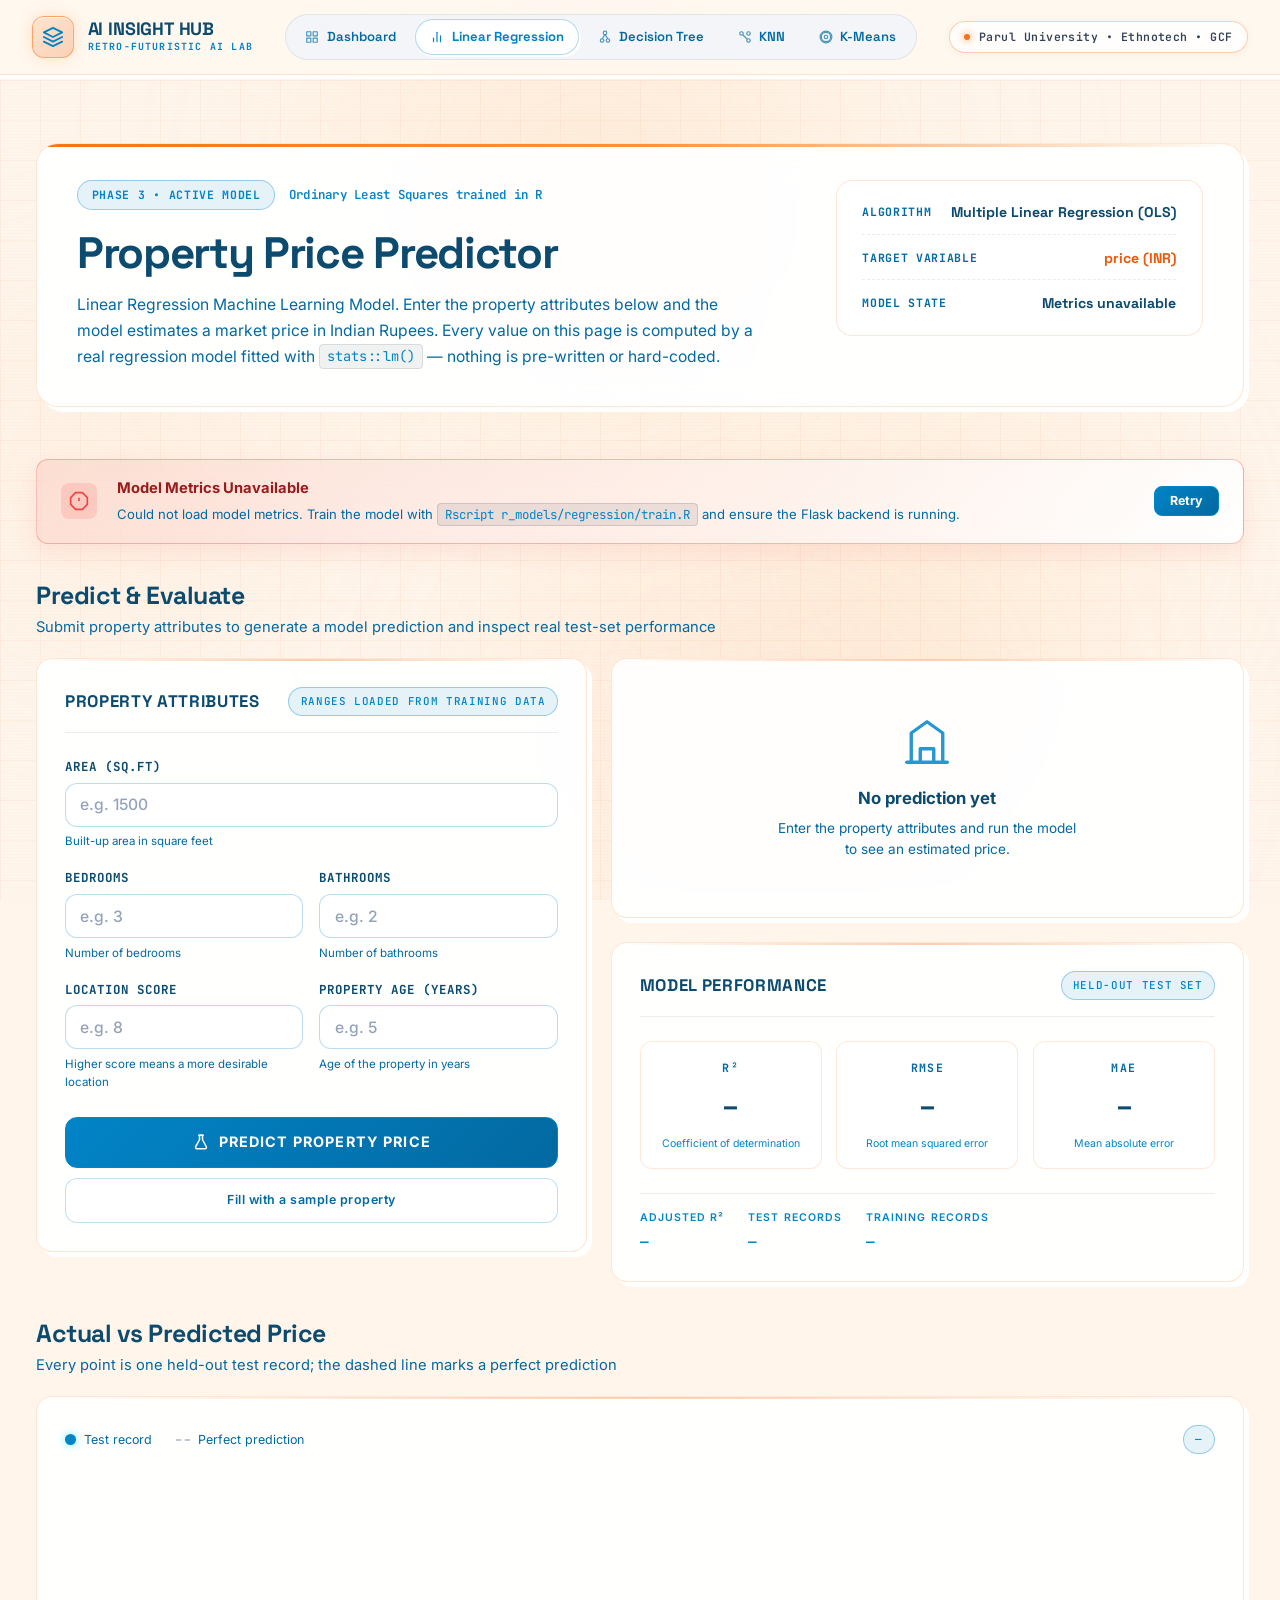
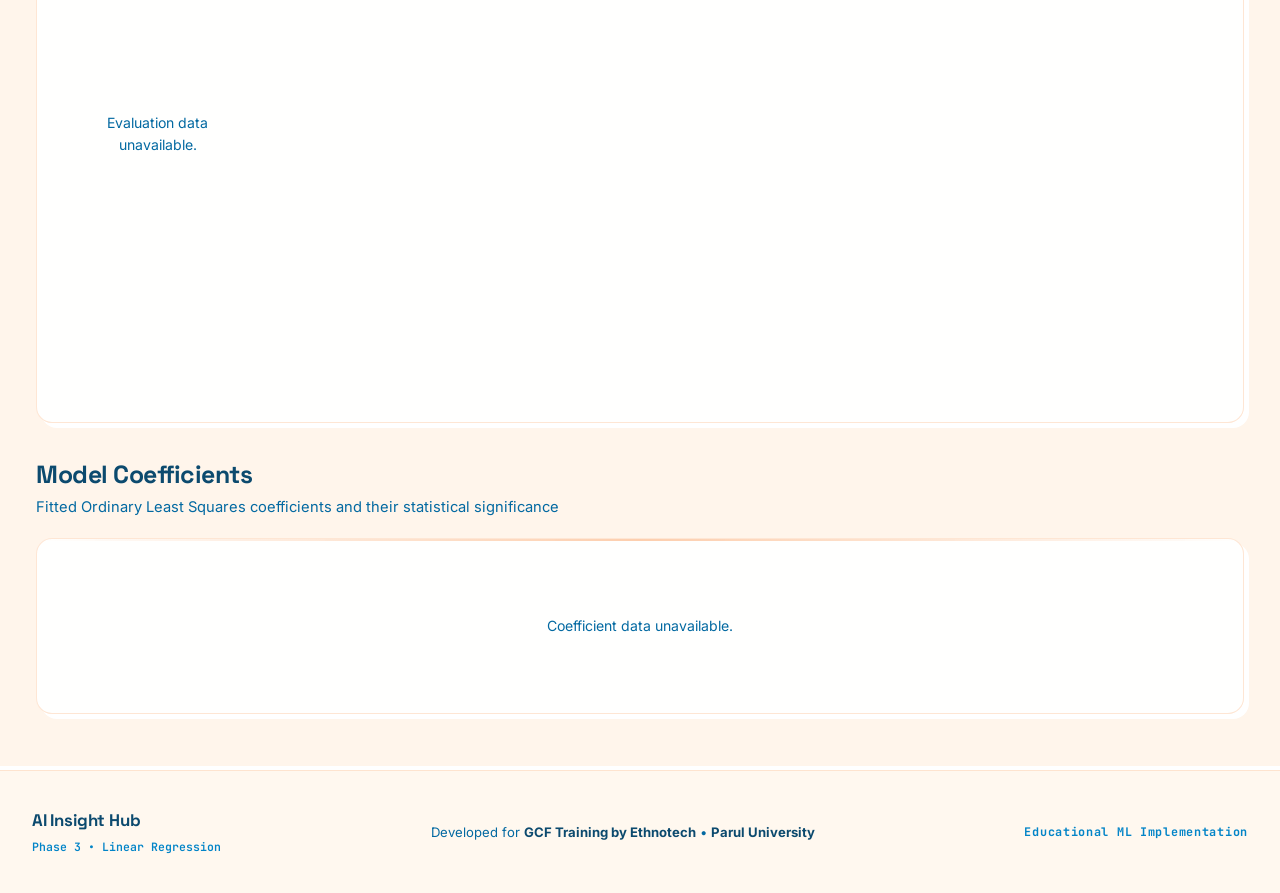
<file: frontend/regression.html>
<!DOCTYPE html>
<html lang="en">
<head>
    <meta charset="UTF-8">
    <meta name="viewport" content="width=device-width, initial-scale=1.0">
    <title>Property Price Predictor — AI Insight Hub</title>
    <meta name="description" content="Linear Regression property price prediction powered by a real model trained in R. Educational ML implementation.">
    <!-- Google Fonts: Inter & JetBrains Mono (shared with the dashboard) -->
        <!-- Google Fonts: Space Grotesk, Inter & JetBrains Mono -->
    <link rel="preconnect" href="https://fonts.googleapis.com">
    <link rel="preconnect" href="https://fonts.gstatic.com" crossorigin>
    <link href="https://fonts.googleapis.com/css2?family=Inter:wght@300;400;500;600;700;800;900&family=JetBrains+Mono:wght@400;500;600;700&family=Space+Grotesk:wght@500;600;700;800&display=swap" rel="stylesheet">
    <!-- Shared design system + page-specific styles -->
    <link rel="stylesheet" href="css/style.css">
    <link rel="stylesheet" href="css/regression.css">
</head>
<body>
        <!-- Animated Light Mode Gradient Mesh Background & Retro Grid -->
    <div class="mesh-canvas" aria-hidden="true">
        <div class="mesh-orb mesh-orb-cyan"></div>
        <div class="mesh-orb mesh-orb-indigo"></div>
        <div class="mesh-orb mesh-orb-violet"></div>
        <div class="mesh-orb mesh-orb-coral"></div>
        <div class="retro-grid-pattern"></div>
        <div class="retro-scanlines"></div>
    </div>

    <header class="app-header">
            <div class="header-inner">
                <div class="header-brand-wrap">
                    <a class="logo-wrapper logo-link" href="index.html" title="AI Insight Hub">
                        <div class="logo-icon">
                            <svg viewBox="0 0 24 24" fill="none" stroke="currentColor" stroke-width="2" stroke-linecap="round" stroke-linejoin="round">
                                <polygon points="12 2 2 7 12 12 22 7 12 2"></polygon>
                                <polyline points="2 17 12 22 22 17"></polyline>
                                <polyline points="2 12 12 17 22 12"></polyline>
                            </svg>
                        </div>
                        <div class="logo-text">
                            <span class="brand-title">AI INSIGHT HUB</span>
                            <span class="brand-tagline">RETRO-FUTURISTIC AI LAB</span>
                        </div>
                    </a>
                </div>

                <nav class="app-nav" aria-label="Main Platform Navigation">
                    <ul class="nav-list">
                <li class="nav-item">
                    <a class="nav-link" href="index.html">
                        <svg class="nav-icon" viewBox="0 0 24 24" fill="none" stroke="currentColor" stroke-width="2" stroke-linecap="round" stroke-linejoin="round"><rect x="3" y="3" width="7" height="7"></rect><rect x="14" y="3" width="7" height="7"></rect><rect x="14" y="14" width="7" height="7"></rect><rect x="3" y="14" width="7" height="7"></rect></svg>
                        <span>Dashboard</span>
                    </a>
                </li>
                <li class="nav-item">
                    <a class="nav-link nav-link-active" href="regression.html" aria-current="page">
                        <svg class="nav-icon" viewBox="0 0 24 24" fill="none" stroke="currentColor" stroke-width="2" stroke-linecap="round" stroke-linejoin="round"><line x1="18" y1="20" x2="18" y2="10"></line><line x1="12" y1="20" x2="12" y2="4"></line><line x1="6" y1="20" x2="6" y2="14"></line></svg>
                        <span>Linear Regression</span>
                    </a>
                </li>
                <li class="nav-item">
                    <a class="nav-link" href="decision-tree.html">
                        <svg class="nav-icon" viewBox="0 0 24 24" fill="none" stroke="currentColor" stroke-width="2" stroke-linecap="round" stroke-linejoin="round"><circle cx="12" cy="5" r="3"></circle><line x1="12" y1="8" x2="7" y2="15"></line><line x1="12" y1="8" x2="17" y2="15"></line><circle cx="7" cy="18" r="3"></circle><circle cx="17" cy="18" r="3"></circle></svg>
                        <span>Decision Tree</span>
                    </a>
                </li>
                <li class="nav-item">
                    <a class="nav-link" href="knn.html">
                        <svg class="nav-icon" viewBox="0 0 24 24" fill="none" stroke="currentColor" stroke-width="2" stroke-linecap="round" stroke-linejoin="round"><circle cx="6" cy="6" r="3"></circle><circle cx="18" cy="18" r="3"></circle><path d="M9 9l6 6"></path><circle cx="18" cy="6" r="3"></circle></svg>
                        <span>KNN</span>
                    </a>
                </li>
                <li class="nav-item">
                    <a class="nav-link" href="kmeans.html">
                        <svg class="nav-icon" viewBox="0 0 24 24" fill="none" stroke="currentColor" stroke-width="2" stroke-linecap="round" stroke-linejoin="round"><circle cx="12" cy="12" r="3"></circle><circle cx="12" cy="12" r="8"></circle><circle cx="12" cy="12" r="10"></circle></svg>
                        <span>K-Means</span>
                    </a>
                </li>
                    </ul>
                </nav>

                <div class="header-meta">
                    <div class="academic-badge">
                        <span class="badge-dot"></span>
                        <span class="badge-text">Parul University &bull; Ethnotech &bull; GCF</span>
                    </div>
                </div>
            </div>
        </header>

    <div class="app-container">

        <main class="main-content">

            <!-- Model Hero Banner -->
            <section class="hero-section regression-hero">
                <div class="hero-content">
                    <div class="hero-tag">
                        <span class="tag-pill tag-pill-active">Phase 3 &bull; Active Model</span>
                        <span class="tag-text">Ordinary Least Squares trained in R</span>
                    </div>
                    <h1 class="hero-title">Property Price Predictor</h1>
                    <p class="hero-description">
                        Linear Regression Machine Learning Model. Enter the property attributes below and the model
                        estimates a market price in Indian Rupees. Every value on this page is computed by a real
                        regression model fitted with <code>stats::lm()</code> &mdash; nothing is pre-written or hard-coded.
                    </p>
                </div>
                <div class="hero-meta">
                    <div class="meta-item">
                        <span class="meta-label">Algorithm</span>
                        <span class="meta-value">Multiple Linear Regression (OLS)</span>
                    </div>
                    <div class="meta-item">
                        <span class="meta-label">Target Variable</span>
                        <span class="meta-value text-cyan">price (INR)</span>
                    </div>
                    <div class="meta-item">
                        <span class="meta-label">Model State</span>
                        <span class="meta-value" id="modelStateDisplay">Checking model...</span>
                    </div>
                </div>
            </section>

            <!-- Error banner (shown when the model is unavailable) -->
            <div class="api-alert-banner" id="modelAlertBanner" style="display: none;">
                <div class="alert-icon">
                    <svg viewBox="0 0 24 24" fill="none" stroke="currentColor" stroke-width="2">
                        <polygon points="7.86 2 16.14 2 22 7.86 22 16.14 16.14 22 7.86 22 2 16.14 2 7.86 7.86 2"></polygon>
                        <line x1="12" y1="8" x2="12" y2="12"></line>
                        <line x1="12" y1="16" x2="12.01" y2="16"></line>
                    </svg>
                </div>
                <div class="alert-content">
                    <div class="alert-title" id="modelAlertTitle">Model Unavailable</div>
                    <div class="alert-message" id="modelAlertMessage">
                        Start the Flask backend by running <code class="code-pill">python backend/app.py</code>.
                    </div>
                </div>
                <button class="btn btn-primary btn-sm" id="btnRetryModel">Retry</button>
            </div>

            <!-- Prediction & Metrics -->
            <section class="section-container">
                <div class="section-header">
                    <h2 class="section-title">Predict &amp; Evaluate</h2>
                    <span class="section-subtitle">Submit property attributes to generate a model prediction and inspect real test-set performance</span>
                </div>

                <div class="predict-grid">

                    <!-- Input Form -->
                    <div class="panel predict-form-panel">
                        <div class="panel-header">
                            <h3 class="panel-title">Property Attributes</h3>
                            <span class="panel-badge" id="datasetRangeNote">Ranges loaded from training data</span>
                        </div>

                        <form id="predictionForm" novalidate>
                            <div class="form-field">
                                <label class="form-label" for="inputArea">Area (sq.ft)</label>
                                <input class="form-input" type="number" id="inputArea" name="area"
                                       step="any" inputmode="decimal" placeholder="e.g. 1500" required>
                                <span class="form-hint" id="hintArea">Built-up area in square feet</span>
                                <span class="form-error" id="errorArea"></span>
                            </div>

                            <div class="form-row">
                                <div class="form-field">
                                    <label class="form-label" for="inputBedrooms">Bedrooms</label>
                                    <input class="form-input" type="number" id="inputBedrooms" name="bedrooms"
                                           step="1" inputmode="numeric" placeholder="e.g. 3" required>
                                    <span class="form-hint" id="hintBedrooms">Number of bedrooms</span>
                                    <span class="form-error" id="errorBedrooms"></span>
                                </div>

                                <div class="form-field">
                                    <label class="form-label" for="inputBathrooms">Bathrooms</label>
                                    <input class="form-input" type="number" id="inputBathrooms" name="bathrooms"
                                           step="1" inputmode="numeric" placeholder="e.g. 2" required>
                                    <span class="form-hint" id="hintBathrooms">Number of bathrooms</span>
                                    <span class="form-error" id="errorBathrooms"></span>
                                </div>
                            </div>

                            <div class="form-row">
                                <div class="form-field">
                                    <label class="form-label" for="inputLocation_score">Location Score</label>
                                    <input class="form-input" type="number" id="inputLocation_score" name="location_score"
                                           step="any" inputmode="decimal" placeholder="e.g. 8" required>
                                    <span class="form-hint" id="hintLocation_score">Higher score means a more desirable location</span>
                                    <span class="form-error" id="errorLocation_score"></span>
                                </div>

                                <div class="form-field">
                                    <label class="form-label" for="inputProperty_age">Property Age (years)</label>
                                    <input class="form-input" type="number" id="inputProperty_age" name="property_age"
                                           step="any" inputmode="decimal" placeholder="e.g. 5" required>
                                    <span class="form-hint" id="hintProperty_age">Age of the property in years</span>
                                    <span class="form-error" id="errorProperty_age"></span>
                                </div>
                            </div>

                            <button class="btn btn-primary btn-block" type="submit" id="btnPredict">
                                <svg class="icon-flask" id="predictIcon" viewBox="0 0 24 24" fill="none" stroke="currentColor" stroke-width="2" stroke-linecap="round" stroke-linejoin="round">
                                    <path d="M9 3h6"></path>
                                    <path d="M10 9V3h4v6l5 9a2 2 0 0 1-1.8 3H6.8A2 2 0 0 1 5 18l5-9z"></path>
                                </svg>
                                <span id="btnPredictLabel">PREDICT PROPERTY PRICE</span>
                            </button>

                            <button class="btn btn-outline btn-block btn-sample" type="button" id="btnSample">
                                Fill with a sample property
                            </button>
                        </form>
                    </div>

                    <!-- Result + Performance -->
                    <div class="result-column">

                        <!-- Result Card -->
                        <div class="panel result-panel" id="resultPanel" data-state="empty">
                            <div class="result-empty" id="resultEmpty">
                                <div class="result-empty-icon">
                                    <svg viewBox="0 0 24 24" fill="none" stroke="currentColor" stroke-width="1.5" stroke-linecap="round" stroke-linejoin="round">
                                        <path d="M3 21h18"></path>
                                        <path d="M5 21V8l7-5 7 5v13"></path>
                                        <path d="M9 21v-6h6v6"></path>
                                    </svg>
                                </div>
                                <p class="result-empty-title">No prediction yet</p>
                                <p class="result-empty-text">Enter the property attributes and run the model to see an estimated price.</p>
                            </div>

                            <div class="result-body" id="resultBody" style="display: none;">
                                <div class="result-heading">PREDICTED PROPERTY PRICE</div>
                                <div class="result-price" id="resultPriceLakhs">&mdash;</div>
                                <div class="result-price-unit" id="resultPriceUnit">Lakhs</div>

                                <div class="result-divider"></div>

                                <div class="result-raw">
                                    <span class="result-raw-label">Raw predicted value</span>
                                    <span class="result-raw-value font-mono" id="resultRawInr">&mdash;</span>
                                </div>
                                <div class="result-meta">
                                    <div class="result-meta-row">
                                        <span>Model</span>
                                        <span class="font-mono" id="resultModelName">&mdash;</span>
                                    </div>
                                    <div class="result-meta-row">
                                        <span>Algorithm</span>
                                        <span class="font-mono" id="resultAlgorithm">&mdash;</span>
                                    </div>
                                    <div class="result-meta-row">
                                        <span>Trained at</span>
                                        <span class="font-mono" id="resultTrainedAt">&mdash;</span>
                                    </div>
                                    <div class="result-meta-row">
                                        <span>R engine time</span>
                                        <span class="font-mono" id="resultExecTime">&mdash;</span>
                                    </div>
                                </div>
                            </div>

                            <div class="result-error" id="resultError" style="display: none;">
                                <div class="result-error-icon">
                                    <svg viewBox="0 0 24 24" fill="none" stroke="currentColor" stroke-width="2" stroke-linecap="round" stroke-linejoin="round">
                                        <circle cx="12" cy="12" r="10"></circle>
                                        <line x1="12" y1="8" x2="12" y2="12"></line>
                                        <line x1="12" y1="16" x2="12.01" y2="16"></line>
                                    </svg>
                                </div>
                                <p class="result-error-title" id="resultErrorTitle">Prediction failed</p>
                                <ul class="result-error-list" id="resultErrorList"></ul>
                            </div>
                        </div>

                        <!-- Model Performance -->
                        <div class="panel performance-panel">
                            <div class="panel-header">
                                <h3 class="panel-title">Model Performance</h3>
                                <span class="panel-badge">Held-out test set</span>
                            </div>

                            <div class="metric-cards">
                                <div class="metric-card metric-card-r2">
                                    <div class="metric-label">R&sup2;</div>
                                    <div class="metric-value" id="metricR2">&mdash;</div>
                                    <div class="metric-caption">Coefficient of determination</div>
                                </div>
                                <div class="metric-card metric-card-rmse">
                                    <div class="metric-label">RMSE</div>
                                    <div class="metric-value" id="metricRmse">&mdash;</div>
                                    <div class="metric-caption">Root mean squared error</div>
                                </div>
                                <div class="metric-card metric-card-mae">
                                    <div class="metric-label">MAE</div>
                                    <div class="metric-value" id="metricMae">&mdash;</div>
                                    <div class="metric-caption">Mean absolute error</div>
                                </div>
                            </div>

                            <div class="performance-footer">
                                <div class="performance-stat">
                                    <span class="performance-stat-label">Adjusted R&sup2;</span>
                                    <span class="performance-stat-value font-mono" id="metricAdjR2">&mdash;</span>
                                </div>
                                <div class="performance-stat">
                                    <span class="performance-stat-label">Test records</span>
                                    <span class="performance-stat-value font-mono" id="metricTestRows">&mdash;</span>
                                </div>
                                <div class="performance-stat">
                                    <span class="performance-stat-label">Training records</span>
                                    <span class="performance-stat-value font-mono" id="metricTrainRows">&mdash;</span>
                                </div>
                            </div>
                        </div>
                    </div>
                </div>
            </section>

            <!-- Actual vs Predicted Visualization -->
            <section class="section-container">
                <div class="section-header">
                    <h2 class="section-title">Actual vs Predicted Price</h2>
                    <span class="section-subtitle">Every point is one held-out test record; the dashed line marks a perfect prediction</span>
                </div>

                <div class="panel chart-panel">
                    <div class="chart-header">
                        <div class="chart-legend">
                            <span class="legend-item">
                                <span class="legend-swatch legend-swatch-point"></span>
                                Test record
                            </span>
                            <span class="legend-item">
                                <span class="legend-swatch legend-swatch-diagonal"></span>
                                Perfect prediction
                            </span>
                        </div>
                        <span class="panel-badge" id="chartPointCount">&mdash;</span>
                    </div>

                    <div class="chart-wrapper" id="chartWrapper">
                        <p class="chart-placeholder" id="chartPlaceholder">Loading evaluation data...</p>
                        <svg class="scatter-chart" id="scatterChart" viewBox="0 0 900 520"
                             preserveAspectRatio="xMidYMid meet" role="img"
                             aria-label="Scatter plot of actual versus predicted property prices on the test set">
                        </svg>
                    </div>

                    <div class="chart-tooltip" id="chartTooltip" style="display: none;"></div>
                </div>
            </section>

            <!-- Model Coefficients -->
            <section class="section-container">
                <div class="section-header">
                    <h2 class="section-title">Model Coefficients</h2>
                    <span class="section-subtitle">Fitted Ordinary Least Squares coefficients and their statistical significance</span>
                </div>

                <div class="panel coefficients-panel">
                    <div class="coefficients-grid" id="coefficientsGrid">
                        <p class="chart-placeholder">Loading model coefficients...</p>
                    </div>
                </div>
            </section>

        </main>

            </div><!-- /.app-container -->

    <!-- Global Full-Spanning Footer (100% Viewport Width) -->
    <footer class="app-footer">
        <div class="footer-inner">
<div class="footer-content">
                <div class="footer-left">
                    <div class="footer-brand">AI Insight Hub</div>
                    <div class="footer-tagline">Phase 3 &bull; Linear Regression</div>
                </div>
                <div class="footer-center">
                    <div class="footer-academic">
                        Developed for <strong>GCF Training by Ethnotech</strong> &bull; <strong>Parul University</strong>
                    </div>
                </div>
                <div class="footer-right">
                    <div class="footer-version">Educational ML Implementation</div>
                </div>
            </div>
        </div>
    </footer>

    <script src="js/regression.js"></script>
</body>
</html>
</file>
<file: frontend/css/style.css>
/* ==========================================================================
   AI INSIGHT HUB — RETRO-FUTURISTIC AI LABORATORY DESIGN SYSTEM
   Light Mode × Cyber Orange Accent × Glassmorphism × Neo-Memphis
   ========================================================================== */

/* --------------------------------------------------------------------------
   1. Design Tokens & CSS Custom Properties (Light Mode + Orange Accent)
   -------------------------------------------------------------------------- */
:root {
    /* Soft Warm Light Orange Backgrounds */
    --bg-base: #fff5eb;
    --bg-canvas: #ffedd5;
    --bg-surface: #ffffff;
    --bg-surface-elevated: #fffcf8;

    /* Light Glassmorphism Surface Tokens */
    --glass-bg: rgba(255, 255, 255, 0.88);
    --glass-bg-hover: rgba(255, 255, 255, 0.98);
    --glass-bg-active: #ffffff;
    --glass-card: rgba(255, 255, 255, 0.92);
    --glass-card-hover: #ffffff;
    --glass-border: rgba(249, 115, 22, 0.18);
    --glass-border-hover: rgba(2, 132, 199, 0.45);
    --glass-sheen: linear-gradient(135deg, rgba(255, 255, 255, 0.95) 0%, rgba(255, 255, 255, 0.3) 100%);
    --glass-blur: blur(20px);
    --glass-blur-heavy: blur(28px);

    /* Subtle Blue & Skyblue Tone Typography Palette */
    --text-primary: #0c4a6e;
    --text-secondary: #0369a1;
    --text-muted: #0284c7;
    --text-dim: #38bdf8;
    --text-accent: #0284c7;

    /* Sky Blue Accent Palette */
    --accent-sky: #0284c7;
    --accent-sky-dark: #0369a1;
    --accent-sky-deep: #0c4a6e;
    --accent-sky-light: #38bdf8;
    --accent-sky-subtle: rgba(2, 132, 199, 0.08);
    --accent-sky-glow: rgba(2, 132, 199, 0.28);

    /* Warm Orange Laboratory Accents */
    --accent-orange: #f97316;
    --accent-orange-dark: #ea580c;
    --accent-orange-deep: #c2410c;
    --accent-orange-light: #fb923c;
    --accent-orange-subtle: rgba(249, 115, 22, 0.08);
    --accent-orange-glow: rgba(249, 115, 22, 0.28);

    /* Legacy mapping */
    --accent-cyan: #0284c7;
    --accent-cyan-dim: #0369a1;
    --accent-cyan-glow: rgba(2, 132, 199, 0.25);
    --accent-indigo: #0369a1;
    --accent-indigo-dim: #0c4a6e;
    --accent-indigo-glow: rgba(2, 132, 199, 0.25);
    --accent-violet: #0284c7;
    --accent-amber: #d97706;
    --accent-emerald: #10b981;
    --accent-rose: #ef4444;

    /* Semantic Status Indicators */
    --status-emerald: #10b981;
    --status-amber: #f59e0b;
    --status-rose: #ef4444;

    /* White Shadows Without Spread */
    --shadow-subtle: 3px 3px 0px 0px #ffffff;
    --shadow-card: 5px 5px 0px 0px #ffffff;
    --shadow-card-hover: 7px 7px 0px 0px #ffffff;
    --shadow-glass: 5px 5px 0px 0px #ffffff;

    /* White Offset Shadows Without Spread */
    --memphis-offset-white: 5px 5px 0px 0px #ffffff;
    --memphis-offset-orange: 5px 5px 0px 0px #ffffff;
    --memphis-offset-dark: 5px 5px 0px 0px #ffffff;

    /* Radii & Micro-Transitions */
    --radius-xs: 4px;
    --radius-sm: 8px;
    --radius-md: 12px;
    --radius-lg: 16px;
    --radius-xl: 22px;
    --radius-full: 9999px;

    --transition-fast: 150ms cubic-bezier(0.2, 0.8, 0.2, 1);
    --transition-base: 260ms cubic-bezier(0.16, 1, 0.3, 1);
    --transition-slow: 450ms cubic-bezier(0.16, 1, 0.3, 1);
}

/* --------------------------------------------------------------------------
   2. Reset & Global Base
   -------------------------------------------------------------------------- */
*, *::before, *::after {
    box-sizing: border-box;
    margin: 0;
    padding: 0;
}

html {
    font-size: 16px;
    scroll-behavior: smooth;
    -webkit-font-smoothing: antialiased;
    -moz-osx-font-smoothing: grayscale;
}

body {
    font-family: 'Inter', -apple-system, BlinkMacSystemFont, "Segoe UI", Roboto, sans-serif;
    background-color: var(--bg-base);
    color: var(--text-primary);
    line-height: 1.6;
    min-height: 100vh;
    overflow-x: hidden;
    position: relative;
}

/* --------------------------------------------------------------------------
   3. Animated Gradient Mesh Background & Retro Grid Overlay (Light Mode)
   -------------------------------------------------------------------------- */
.mesh-canvas {
    position: fixed;
    top: 0;
    left: 0;
    width: 100vw;
    height: 100vh;
    pointer-events: none;
    z-index: 0;
    overflow: hidden;
    background: #fff5eb;
}

.mesh-orb {
    position: absolute;
    border-radius: 50%;
    filter: blur(100px);
    opacity: 0.42;
    mix-blend-mode: multiply;
    will-change: transform;
}

.mesh-orb-cyan {
    top: -10%;
    left: 15%;
    width: 65vw;
    max-width: 800px;
    height: 550px;
    background: radial-gradient(circle, rgba(253, 186, 116, 0.45) 0%, rgba(254, 215, 170, 0.15) 55%, transparent 75%);
    animation: meshOrbFloat1 22s ease-in-out infinite alternate;
}

.mesh-orb-indigo {
    bottom: -15%;
    right: 10%;
    width: 60vw;
    max-width: 750px;
    height: 600px;
    background: radial-gradient(circle, rgba(251, 146, 60, 0.35) 0%, rgba(253, 186, 116, 0.12) 55%, transparent 75%);
    animation: meshOrbFloat2 26s ease-in-out infinite alternate;
}

.mesh-orb-violet {
    top: 35%;
    left: 55%;
    width: 45vw;
    max-width: 600px;
    height: 450px;
    background: radial-gradient(circle, rgba(254, 215, 170, 0.4) 0%, rgba(255, 237, 213, 0.1) 60%, transparent 80%);
    animation: meshOrbFloat3 20s ease-in-out infinite alternate;
}

.mesh-orb-coral {
    bottom: 25%;
    left: -10%;
    width: 40vw;
    max-width: 500px;
    height: 400px;
    background: radial-gradient(circle, rgba(254, 205, 165, 0.42) 0%, rgba(255, 245, 235, 0.15) 65%, transparent 80%);
    animation: meshOrbFloat4 24s ease-in-out infinite alternate;
}

@keyframes meshOrbFloat1 {
    0% { transform: translate(0, 0) scale(1); }
    50% { transform: translate(60px, 40px) scale(1.08); }
    100% { transform: translate(-40px, 80px) scale(0.95); }
}

@keyframes meshOrbFloat2 {
    0% { transform: translate(0, 0) scale(1); }
    50% { transform: translate(-70px, -50px) scale(1.05); }
    100% { transform: translate(50px, -30px) scale(0.92); }
}

@keyframes meshOrbFloat3 {
    0% { transform: translate(0, 0) scale(1); }
    50% { transform: translate(-50px, 60px) scale(1.12); }
    100% { transform: translate(40px, -40px) scale(0.96); }
}

@keyframes meshOrbFloat4 {
    0% { transform: translate(0, 0) scale(1); }
    50% { transform: translate(50px, -40px) scale(1.1); }
    100% { transform: translate(-30px, 30px) scale(0.9); }
}

/* Retro Laboratory Millimeter Precision Grid Overlay */
.retro-grid-pattern {
    position: absolute;
    top: 0;
    left: 0;
    width: 100%;
    height: 100%;
    background-image:
        linear-gradient(rgba(234, 88, 12, 0.05) 1px, transparent 1px),
        linear-gradient(90deg, rgba(234, 88, 12, 0.05) 1px, transparent 1px);
    background-size: 40px 40px;
    opacity: 0.85;
}

.retro-scanlines {
    position: absolute;
    top: 0;
    left: 0;
    width: 100%;
    height: 100%;
    background: repeating-linear-gradient(
        0deg,
        rgba(15, 23, 42, 0.015),
        rgba(15, 23, 42, 0.015) 1px,
        transparent 1px,
        transparent 3px
    );
    opacity: 0.6;
}

/* Backward-compatible glow classes for inner model pages */
.bg-glow {
    position: fixed;
    border-radius: 50%;
    filter: blur(140px);
    pointer-events: none;
    z-index: 0;
    opacity: 0.35;
}
.bg-glow-top {
    top: -150px;
    left: 20%;
    width: 650px;
    height: 450px;
    background: radial-gradient(circle, rgba(249, 115, 22, 0.2) 0%, rgba(251, 146, 60, 0.1) 60%, transparent 80%);
}
.bg-glow-bottom {
    bottom: -150px;
    right: 15%;
    width: 600px;
    height: 500px;
    background: radial-gradient(circle, rgba(245, 158, 11, 0.15) 0%, rgba(254, 215, 170, 0.1) 60%, transparent 80%);
}
.grid-overlay {
    position: fixed;
    top: 0;
    left: 0;
    right: 0;
    bottom: 0;
    background-image:
        linear-gradient(rgba(15, 23, 42, 0.035) 1px, transparent 1px),
        linear-gradient(90deg, rgba(15, 23, 42, 0.035) 1px, transparent 1px);
    background-size: 40px 40px;
    pointer-events: none;
    z-index: 1;
}

/* --------------------------------------------------------------------------
   4. Application Container
   -------------------------------------------------------------------------- */
.app-container {
    position: relative;
    z-index: 2;
    display: flex;
    flex-direction: column;
    min-height: 100vh;
    max-width: 1400px;
    margin: 0 auto;
    padding: 0 2.25rem;
}


/* --------------------------------------------------------------------------
   5. Retro Laboratory Header & Navigation Bar (100% Full-Viewport Spanning)
   -------------------------------------------------------------------------- */
.app-header {
    position: sticky;
    top: 0;
    z-index: 100;
    width: 100%;
    left: 0;
    right: 0;
    background: rgba(255, 248, 240, 0.94);
    backdrop-filter: blur(20px);
    -webkit-backdrop-filter: blur(20px);
    border-bottom: 1px solid rgba(249, 115, 22, 0.15);
    box-shadow: 0 4px 0px 0px #ffffff;
}

.header-inner {
    max-width: 1400px;
    margin: 0 auto;
    padding: 0.85rem 2rem;
    display: flex;
    align-items: center;
    justify-content: space-between;
    gap: 1.25rem;
    width: 100%;
}

.header-brand-wrap {
    display: flex;
    align-items: center;
    flex-shrink: 0;
}

.logo-wrapper {
    display: flex;
    align-items: center;
    gap: 0.85rem;
    text-decoration: none;
    color: inherit;
    transition: var(--transition-fast);
}

.logo-link {
    cursor: pointer;
}

.logo-wrapper:hover .logo-icon {
    transform: rotate(4deg) scale(1.04);
    box-shadow: 0 0 20px rgba(249, 115, 22, 0.4);
}

.logo-icon {
    width: 42px;
    height: 42px;
    display: flex;
    align-items: center;
    justify-content: center;
    background: linear-gradient(135deg, rgba(249, 115, 22, 0.15), rgba(234, 88, 12, 0.25));
    border: 1px solid rgba(249, 115, 22, 0.5);
    border-radius: var(--radius-md);
    color: var(--accent-sky);
    box-shadow: 0 0 15px rgba(249, 115, 22, 0.2), inset 0 1px 1px rgba(255, 255, 255, 0.8);
    transition: var(--transition-base);
    position: relative;
    overflow: hidden;
    flex-shrink: 0;
}

.logo-icon svg {
    width: 22px !important;
    height: 22px !important;
}

.logo-text {
    display: flex;
    flex-direction: column;
}

.brand-title {
    font-family: 'Space Grotesk', 'Inter', sans-serif;
    font-size: 1.12rem;
    font-weight: 800;
    letter-spacing: -0.01em;
    color: var(--text-primary);
    line-height: 1.15;
}

.brand-tagline, .brand-subtitle {
    font-family: 'JetBrains Mono', monospace;
    font-size: 0.62rem;
    font-weight: 700;
    letter-spacing: 0.12em;
    text-transform: uppercase;
    color: var(--accent-sky);
}

.app-nav {
    display: flex;
    align-items: center;
}

.nav-list {
    display: flex;
    align-items: center;
    list-style: none;
    gap: 0.35rem;
    background: rgba(241, 245, 249, 0.85);
    padding: 0.25rem 0.35rem;
    border-radius: var(--radius-full);
    border: 1px solid rgba(15, 23, 42, 0.08);
}

.nav-item {
    display: flex;
}

.nav-link {
    display: inline-flex;
    align-items: center;
    gap: 0.45rem;
    padding: 0.42rem 0.88rem;
    border-radius: var(--radius-full);
    font-family: 'Space Grotesk', 'Inter', sans-serif;
    font-size: 0.82rem;
    font-weight: 600;
    color: #475569;
    text-decoration: none;
    transition: var(--transition-fast);
    white-space: nowrap;
}

.nav-link .nav-icon {
    width: 14px !important;
    height: 14px !important;
    opacity: 0.7;
    transition: var(--transition-fast);
}

.nav-link:hover {
    color: var(--accent-sky);
    background: rgba(255, 255, 255, 0.95);
}

.nav-link:hover .nav-icon {
    opacity: 1;
    color: var(--accent-orange);
}

.nav-link.nav-link-active {
    background: #ffffff;
    color: var(--accent-sky);
    font-weight: 700;
    box-shadow: 0 2px 8px rgba(15, 23, 42, 0.08), 0 0 0 1px rgba(249, 115, 22, 0.35);
}

.nav-link.nav-link-active .nav-icon {
    opacity: 1;
    color: var(--accent-sky);
}

.header-meta {
    display: flex;
    align-items: center;
    gap: 0.85rem;
    flex-shrink: 0;
}

/* --------------------------------------------------------------------------
   Model Page Hero & Expressive Laboratory Typography
   -------------------------------------------------------------------------- */
.hero-section {
    margin: 2rem 0 1.75rem;
    display: flex;
    justify-content: space-between;
    align-items: flex-start;
    gap: 2.25rem;
    padding: 2.25rem 2.5rem;
    background: rgba(255, 255, 255, 0.92);
    backdrop-filter: blur(16px);
    -webkit-backdrop-filter: blur(16px);
    border: 1px solid rgba(15, 23, 42, 0.08);
    border-radius: var(--radius-xl);
    box-shadow: 0 10px 30px -5px rgba(15, 23, 42, 0.05), 4px 4px 0px rgba(249, 115, 22, 0.25);
    position: relative;
    overflow: hidden;
}

.hero-section::before {
    content: '';
    position: absolute;
    top: 0;
    left: 0;
    right: 0;
    height: 3px;
    background: linear-gradient(90deg, var(--accent-orange), var(--accent-orange-light), transparent);
}

.hero-content {
    max-width: 820px;
    flex: 1;
}

.hero-tag {
    display: flex;
    align-items: center;
    gap: 0.85rem;
    margin-bottom: 1.1rem;
    flex-wrap: wrap;
}

.tag-pill {
    display: inline-flex;
    align-items: center;
    padding: 0.32rem 0.85rem;
    border-radius: var(--radius-full);
    font-family: 'JetBrains Mono', monospace;
    font-size: 0.72rem;
    font-weight: 700;
    letter-spacing: 0.06em;
    text-transform: uppercase;
}

.tag-pill-active {
    background: rgba(249, 115, 22, 0.12);
    border: 1px solid rgba(249, 115, 22, 0.35);
    color: var(--accent-sky);
    box-shadow: 0 2px 8px rgba(249, 115, 22, 0.15);
}

.tag-text {
    font-family: 'JetBrains Mono', monospace;
    font-size: 0.78rem;
    font-weight: 600;
    color: #64748b;
    letter-spacing: 0.02em;
}

.hero-title {
    font-family: 'Space Grotesk', 'Inter', sans-serif !important;
    font-size: clamp(2rem, 3.8vw, 2.75rem) !important;
    font-weight: 800 !important;
    letter-spacing: -0.03em !important;
    line-height: 1.15 !important;
    color: #0f172a !important;
    margin-bottom: 0.85rem !important;
}

.hero-description {
    font-family: 'Inter', sans-serif !important;
    font-size: 0.98rem !important;
    line-height: 1.65 !important;
    color: #475569 !important;
    font-weight: 400 !important;
    max-width: 68ch !important;
}

.hero-description strong {
    color: #0f172a !important;
    font-weight: 700 !important;
}

.hero-description code {
    background: rgba(15, 23, 42, 0.06);
    border: 1px solid rgba(15, 23, 42, 0.1);
    padding: 0.15rem 0.45rem;
    border-radius: var(--radius-xs);
    font-family: 'JetBrains Mono', monospace;
    font-size: 0.85rem;
    color: var(--accent-sky);
}

.hero-meta {
    display: flex;
    flex-direction: column;
    gap: 0.75rem;
    background: #ffffff;
    padding: 1.25rem 1.6rem;
    border: 1px solid rgba(15, 23, 42, 0.08);
    border-radius: var(--radius-lg);
    box-shadow: 0 4px 14px rgba(15, 23, 42, 0.04);
    min-width: 290px;
    flex-shrink: 0;
}

.meta-item {
    display: flex;
    align-items: center;
    justify-content: space-between;
    gap: 1.25rem;
    padding-bottom: 0.65rem;
    border-bottom: 1px dashed rgba(15, 23, 42, 0.08);
}

.meta-item:last-child {
    border-bottom: none;
    padding-bottom: 0;
}

.meta-label {
    font-family: 'JetBrains Mono', monospace;
    font-size: 0.72rem;
    font-weight: 700;
    letter-spacing: 0.06em;
    text-transform: uppercase;
    color: #64748b;
}

.meta-value {
    font-family: 'Space Grotesk', 'Inter', sans-serif;
    font-size: 0.88rem;
    font-weight: 700;
    color: #0f172a;
    text-align: right;
}

.meta-value.text-cyan {
    color: var(--accent-orange-dark) !important;
}

/* Section Headings */
.section-header {
    margin: 2.25rem 0 1.25rem;
    display: flex;
    flex-direction: column;
    gap: 0.35rem;
}

.section-title {
    font-family: 'Space Grotesk', 'Inter', sans-serif !important;
    font-size: 1.55rem !important;
    font-weight: 800 !important;
    letter-spacing: -0.02em !important;
    color: #0f172a !important;
    line-height: 1.25 !important;
    text-transform: none !important;
}

.section-subtitle, .section-description {
    font-family: 'Inter', sans-serif !important;
    font-size: 0.92rem !important;
    color: #64748b !important;
    line-height: 1.5 !important;
}


.academic-badge {
    display: inline-flex;
    align-items: center;
    gap: 0.55rem;
    padding: 0.35rem 0.9rem;
    background: rgba(255, 255, 255, 0.9);
    border: 1px solid rgba(249, 115, 22, 0.35);
    border-radius: var(--radius-full);
    font-family: 'JetBrains Mono', monospace;
    font-size: 0.72rem;
    font-weight: 600;
    color: #334155;
    letter-spacing: 0.04em;
    box-shadow: 0 2px 8px rgba(15, 23, 42, 0.04);
}

.academic-badge .badge-dot {
    width: 6px;
    height: 6px;
    border-radius: 50%;
    background-color: var(--accent-orange);
    box-shadow: 0 0 8px var(--accent-orange);
}

.header-right {
    display: flex;
    align-items: center;
    gap: 0.85rem;
}

.header-status-pill {
    display: flex;
    align-items: center;
    gap: 0.55rem;
    padding: 0.4rem 0.9rem;
    background: rgba(255, 255, 255, 0.9);
    border: 1px solid var(--glass-border);
    border-radius: var(--radius-full);
    font-family: 'JetBrains Mono', monospace;
    font-size: 0.76rem;
    backdrop-filter: var(--glass-blur);
    transition: var(--transition-base);
    box-shadow: 0 2px 6px rgba(15, 23, 42, 0.04);
}

.header-status-pill:hover {
    border-color: var(--glass-border-hover);
}

.status-pill-label {
    color: var(--text-muted);
    font-weight: 500;
}

.status-pill-value {
    font-weight: 700;
    letter-spacing: 0.04em;
}

/* Status Pulses */
.status-pulse-dot {
    width: 8px;
    height: 8px;
    border-radius: 50%;
    background-color: var(--text-muted);
    position: relative;
    flex-shrink: 0;
}

.status-pulse-dot.online {
    background-color: var(--status-emerald);
    box-shadow: 0 0 10px var(--status-emerald);
    animation: pulseGlowGreen 2s infinite ease-in-out;
}

.status-pulse-dot.offline {
    background-color: var(--status-rose);
    box-shadow: 0 0 10px var(--status-rose);
    animation: pulseGlowRed 1.5s infinite ease-in-out;
}

.status-pulse-dot.checking {
    background-color: var(--status-amber);
    box-shadow: 0 0 10px var(--status-amber);
    animation: pulseGlowAmber 1.2s infinite ease-in-out;
}

@keyframes pulseGlowGreen {
    0%, 100% { box-shadow: 0 0 4px var(--status-emerald); opacity: 1; }
    50% { box-shadow: 0 0 14px var(--status-emerald); opacity: 0.6; }
}

@keyframes pulseGlowRed {
    0%, 100% { box-shadow: 0 0 4px var(--status-rose); opacity: 1; }
    50% { box-shadow: 0 0 14px var(--status-rose); opacity: 0.6; }
}

@keyframes pulseGlowAmber {
    0%, 100% { box-shadow: 0 0 4px var(--status-amber); opacity: 1; }
    50% { box-shadow: 0 0 14px var(--status-amber); opacity: 0.5; }
}

/* --------------------------------------------------------------------------
   6. Main Content Layout
   -------------------------------------------------------------------------- */
.main-content {
    flex: 1;
    display: flex;
    flex-direction: column;
    padding: 2.25rem 0 3.5rem;
}

/* --------------------------------------------------------------------------
   7. Typography & Hero Section (Light Mode + Orange Accent)
   -------------------------------------------------------------------------- */
.hero-lab-section {
    position: relative;
    padding: 3.5rem 3rem;
    margin-bottom: 2.5rem;
    background: linear-gradient(135deg, rgba(255, 255, 255, 0.94) 0%, rgba(255, 247, 237, 0.85) 100%);
    border: 1px solid rgba(249, 115, 22, 0.2);
    border-radius: var(--radius-xl);
    backdrop-filter: var(--glass-blur-heavy);
    -webkit-backdrop-filter: var(--glass-blur-heavy);
    box-shadow: 6px 6px 0px 0px #ffffff;
    overflow: hidden;
}

/* Top Specular Sheen */
.hero-lab-section::before {
    content: '';
    position: absolute;
    top: 0;
    left: 0;
    right: 0;
    height: 2px;
    background: linear-gradient(90deg, transparent, rgba(249, 115, 22, 0.6), rgba(251, 146, 60, 0.9), rgba(234, 88, 12, 0.6), transparent);
}

/* Neo-Memphis Decorative Elements */
.memphis-shape {
    position: absolute;
    pointer-events: none;
    z-index: 1;
    opacity: 0.65;
}

.memphis-cube {
    top: 2.5rem;
    right: 3rem;
    width: 120px;
    height: 120px;
    color: var(--accent-sky);
    animation: memphisFloat1 18s ease-in-out infinite alternate;
}

.memphis-radar-ring {
    bottom: -30px;
    right: 18%;
    width: 160px;
    height: 160px;
    color: var(--accent-orange);
    opacity: 0.35;
    animation: memphisRotate 35s linear infinite;
}

.memphis-dots {
    top: 3.5rem;
    left: 2rem;
    width: 60px;
    height: 48px;
    display: grid;
    grid-template-columns: repeat(4, 1fr);
    gap: 8px;
    opacity: 0.45;
}

.memphis-dot-item {
    width: 4px;
    height: 4px;
    border-radius: 50%;
    background-color: var(--accent-orange);
}

.memphis-corner-cross {
    position: absolute;
    font-family: 'JetBrains Mono', monospace;
    font-size: 0.9rem;
    color: var(--accent-sky);
    opacity: 0.55;
    font-weight: 700;
    user-select: none;
}

.cross-tl { top: 1rem; left: 1.25rem; }
.cross-tr { top: 1rem; right: 1.25rem; }
.cross-bl { bottom: 1rem; left: 1.25rem; }
.cross-br { bottom: 1rem; right: 1.25rem; }

@keyframes memphisFloat1 {
    0% { transform: translateY(0px) rotate(0deg); }
    100% { transform: translateY(-16px) rotate(6deg); }
}

@keyframes memphisRotate {
    from { transform: rotate(0deg); }
    to { transform: rotate(360deg); }
}

/* Hero Content Area */
.hero-content-wrap {
    position: relative;
    z-index: 2;
    max-width: 880px;
}

/* Small Retro Label / Badge */
.retro-badge-strip {
    display: flex;
    align-items: center;
    gap: 0.75rem;
    margin-bottom: 1.35rem;
    flex-wrap: wrap;
}

.retro-pill {
    display: inline-flex;
    align-items: center;
    gap: 0.5rem;
    padding: 0.32rem 0.85rem;
    background: rgba(249, 115, 22, 0.1);
    border: 1px solid rgba(249, 115, 22, 0.45);
    border-radius: var(--radius-xs);
    box-shadow: 2px 2px 0px rgba(249, 115, 22, 0.7);
    font-family: 'JetBrains Mono', monospace;
    font-size: 0.72rem;
    font-weight: 700;
    color: var(--accent-sky);
    letter-spacing: 0.06em;
    text-transform: uppercase;
}

.retro-pill-led {
    width: 6px;
    height: 6px;
    border-radius: 50%;
    background-color: var(--accent-orange);
    box-shadow: 0 0 8px var(--accent-orange);
    animation: ledBlink 1.8s infinite ease-in-out;
}

@keyframes ledBlink {
    0%, 100% { opacity: 1; }
    50% { opacity: 0.35; }
}

.retro-tag-text {
    font-family: 'JetBrains Mono', monospace;
    font-size: 0.75rem;
    color: var(--text-muted);
    letter-spacing: 0.06em;
    font-weight: 600;
}

/* Large Expressive Typography */
.hero-main-title {
    font-family: 'Space Grotesk', 'Inter', sans-serif;
    font-size: 3.5rem;
    font-weight: 800;
    line-height: 1.08;
    letter-spacing: -0.035em;
    color: #0c4a6e;
    margin-bottom: 1.25rem;
}

.hero-gradient-highlight {
    background: linear-gradient(135deg, #0284c7 0%, #0ea5e9 50%, #38bdf8 100%);
    -webkit-background-clip: text;
    -webkit-text-fill-color: transparent;
    filter: drop-shadow(0 2px 10px rgba(2, 132, 199, 0.25));
}

.hero-sub-description {
    font-size: 1.15rem;
    color: #0369a1;
    line-height: 1.65;
    max-width: 760px;
    font-weight: 450;
    margin-bottom: 1.85rem;
}

/* Minimalist Technical Telemetry Ribbon */
.hero-telemetry-ribbon {
    display: flex;
    align-items: center;
    gap: 1.5rem;
    padding-top: 1.35rem;
    border-top: 1px solid rgba(15, 23, 42, 0.08);
    flex-wrap: wrap;
}

.telemetry-item {
    display: flex;
    align-items: baseline;
    gap: 0.5rem;
    font-family: 'JetBrains Mono', monospace;
    font-size: 0.76rem;
}

.telemetry-key {
    color: var(--text-muted);
    font-weight: 600;
    letter-spacing: 0.04em;
}

.telemetry-val {
    color: var(--accent-sky);
    font-weight: 700;
    letter-spacing: 0.03em;
}

.telemetry-divider {
    color: rgba(15, 23, 42, 0.15);
    user-select: none;
}

/* --------------------------------------------------------------------------
   8. Four ML Model Cards (Light Mode + Orange Neo-Memphis)
   -------------------------------------------------------------------------- */
.models-showcase-section {
    position: relative;
    z-index: 2;
}

.models-grid {
    display: grid;
    grid-template-columns: repeat(2, 1fr);
    gap: 1.85rem;
}

/* Base Light Glassmorphic Card */
.model-card {
    background: var(--glass-card);
    border: 1px solid var(--glass-border);
    border-radius: var(--radius-xl);
    padding: 2.25rem 2rem 2rem;
    backdrop-filter: var(--glass-blur);
    -webkit-backdrop-filter: var(--glass-blur);
    box-shadow: 5px 5px 0px 0px #ffffff;
    display: flex;
    flex-direction: column;
    justify-content: space-between;
    transition: transform var(--transition-base), box-shadow var(--transition-base), border-color var(--transition-base), background-color var(--transition-base);
    position: relative;
    overflow: hidden;
}

/* Top Specular Sheen on Cards */
.model-card::before {
    content: '';
    position: absolute;
    top: 0;
    left: 0;
    right: 0;
    height: 2px;
    background: linear-gradient(90deg, transparent, rgba(249, 115, 22, 0.4), transparent);
    opacity: 0.9;
}

/* Card Header */
.model-card-header {
    display: flex;
    justify-content: space-between;
    align-items: flex-start;
    gap: 1rem;
    margin-bottom: 1.5rem;
}

.model-header-left {
    display: flex;
    align-items: center;
    gap: 0.65rem;
    flex-wrap: wrap;
}

/* Algorithm Label / Neo-Memphis Orange Badge */
.algo-pill {
    display: inline-flex;
    align-items: center;
    gap: 0.45rem;
    padding: 0.28rem 0.75rem;
    border-radius: var(--radius-xs);
    font-family: 'JetBrains Mono', monospace;
    font-size: 0.7rem;
    font-weight: 700;
    letter-spacing: 0.05em;
    text-transform: uppercase;
}

.algo-pill-cyan,
.algo-pill-emerald,
.algo-pill-violet,
.algo-pill-amber {
    background: rgba(249, 115, 22, 0.1);
    border: 1px solid rgba(249, 115, 22, 0.45);
    color: var(--accent-sky);
    box-shadow: 2px 2px 0px rgba(249, 115, 22, 0.65);
}

/* Retro Stamp / Serial Code */
.retro-serial {
    font-family: 'JetBrains Mono', monospace;
    font-size: 0.68rem;
    font-weight: 600;
    color: var(--text-muted);
    letter-spacing: 0.08em;
    padding: 0.25rem 0.5rem;
    background: rgba(15, 23, 42, 0.04);
    border: 1px solid rgba(15, 23, 42, 0.08);
    border-radius: var(--radius-xs);
}

/* Visual Icon / Algorithm Vector Display */
.model-vector-icon-wrap {
    width: 58px;
    height: 58px;
    border-radius: var(--radius-md);
    background: rgba(255, 247, 237, 0.85);
    border: 1px solid rgba(249, 115, 22, 0.35);
    display: flex;
    align-items: center;
    justify-content: center;
    flex-shrink: 0;
    transition: transform var(--transition-base), box-shadow var(--transition-base), border-color var(--transition-base);
    box-shadow: 0 2px 8px rgba(249, 115, 22, 0.12);
    color: var(--accent-sky);
}

.model-vector-icon-wrap svg {
    width: 32px;
    height: 32px;
    transition: transform var(--transition-base);
}

/* Card Body */
.model-card-body {
    flex: 1;
    display: flex;
    flex-direction: column;
}

.model-algo-name {
    font-family: 'JetBrains Mono', monospace;
    font-size: 0.78rem;
    font-weight: 700;
    letter-spacing: 0.06em;
    text-transform: uppercase;
    margin-bottom: 0.35rem;
    color: #0284c7;
}

.algo-title-cyan,
.algo-title-emerald,
.algo-title-violet,
.algo-title-amber {
    color: var(--accent-sky);
}

.model-main-name {
    font-family: 'Space Grotesk', 'Inter', sans-serif;
    font-size: 1.6rem;
    font-weight: 700;
    color: #0c4a6e;
    letter-spacing: -0.02em;
    line-height: 1.25;
    margin-bottom: 0.75rem;
}

.model-desc-text {
    font-size: 0.92rem;
    color: #0369a1;
    line-height: 1.6;
    margin-bottom: 1.75rem;
}

/* Minimal Technical Tag Badges */
.model-tech-specs {
    display: flex;
    gap: 0.6rem;
    flex-wrap: wrap;
    margin-bottom: 1.75rem;
}

.spec-chip {
    display: inline-flex;
    align-items: center;
    gap: 0.35rem;
    padding: 0.22rem 0.6rem;
    background: rgba(241, 245, 249, 0.9);
    border: 1px solid rgba(15, 23, 42, 0.08);
    border-radius: var(--radius-xs);
    font-family: 'JetBrains Mono', monospace;
    font-size: 0.7rem;
    color: #334155;
    font-weight: 500;
}

.spec-dot {
    width: 4px;
    height: 4px;
    border-radius: 50%;
    background-color: var(--accent-orange);
}

/* Card Footer */
.model-card-footer {
    display: flex;
    justify-content: space-between;
    align-items: center;
    gap: 1rem;
    padding-top: 1.25rem;
    border-top: 1px solid var(--glass-border);
}

.model-status-chip {
    display: inline-flex;
    align-items: center;
    gap: 0.45rem;
    font-family: 'JetBrains Mono', monospace;
    font-size: 0.74rem;
    color: var(--text-muted);
}

.model-status-chip strong {
    color: #0f172a;
    font-weight: 700;
}

.status-dot-mini {
    width: 6px;
    height: 6px;
    border-radius: 50%;
    background-color: var(--status-emerald);
    box-shadow: 0 0 6px var(--status-emerald);
}

/* Retro-Futuristic Action Button (Orange Themed) */
.btn-model-open {
    display: inline-flex;
    align-items: center;
    justify-content: center;
    gap: 0.6rem;
    padding: 0.65rem 1.4rem;
    border-radius: var(--radius-sm);
    font-family: 'JetBrains Mono', monospace;
    font-size: 0.82rem;
    font-weight: 700;
    letter-spacing: 0.06em;
    text-decoration: none;
    background: linear-gradient(135deg, #0284c7 0%, #0369a1 100%);
    border: 1px solid #0284c7;
    color: #ffffff;
    box-shadow: 4px 4px 0px 0px #ffffff;
    transition: transform var(--transition-fast), box-shadow var(--transition-fast), background-color var(--transition-fast);
    cursor: pointer;
    position: relative;
    overflow: hidden;
}

.btn-arrow {
    display: inline-block;
    transition: transform var(--transition-fast);
}

.btn-model-open:hover {
    transform: translate(-1px, -1px);
    background: linear-gradient(135deg, #0369a1 0%, #0284c7 100%);
    box-shadow: 5px 5px 0px 0px #ffffff;
    transform: translateY(-2px);
}

.btn-model-open:hover .btn-arrow {
    transform: translateX(4px);
}

.btn-cyan,
.btn-emerald,
.btn-violet,
.btn-amber {
    background: linear-gradient(135deg, #f97316 0%, #ea580c 100%);
    color: #ffffff;
    border: 1px solid #c2410c;
}

/* Card Hover Interactions with Neo-Memphis Orange Offset Shadows */
.model-card:hover {
    transform: translateY(-3px);
    border-color: #0284c7;
    background: var(--glass-card-hover);
    box-shadow: 7px 7px 0px 0px #ffffff;
}

.model-card:hover .model-vector-icon-wrap {
    border-color: var(--accent-orange);
    box-shadow: 0 0 15px var(--accent-orange-glow);
    transform: scale(1.06);
}

/* Active card class (shared with backend test assertions) */
.model-card-active {
    border-color: var(--glass-border);
}

/* --------------------------------------------------------------------------
   9. Buttons & Interactive Controls (Standard Palette)
   -------------------------------------------------------------------------- */
.btn {
    display: inline-flex;
    align-items: center;
    justify-content: center;
    gap: 0.55rem;
    font-family: 'Inter', sans-serif;
    font-weight: 600;
    border-radius: var(--radius-md);
    cursor: pointer;
    transition: var(--transition-fast);
    border: 1px solid transparent;
    text-decoration: none;
    line-height: 1;
}

.btn-primary {
    background: linear-gradient(135deg, var(--accent-orange), var(--accent-orange-dark));
    color: #ffffff;
    box-shadow: 0 2px 10px rgba(249, 115, 22, 0.35);
    font-weight: 700;
}

.btn-primary:hover {
    box-shadow: 0 4px 18px rgba(249, 115, 22, 0.55);
    transform: translateY(-2px);
}

.btn-secondary {
    background: rgba(255, 255, 255, 0.9);
    border: 1px solid var(--glass-border);
    color: var(--text-primary);
    box-shadow: 0 2px 6px rgba(15, 23, 42, 0.04);
}

.btn-secondary:hover {
    background: #ffffff;
    border-color: rgba(249, 115, 22, 0.4);
    color: var(--accent-sky);
}

.btn-outline {
    background: transparent;
    border-color: var(--glass-border);
    color: var(--text-muted);
}

.btn-outline:hover {
    background: rgba(15, 23, 42, 0.04);
    color: var(--text-primary);
    border-color: var(--glass-border-hover);
}

.btn-block {
    width: 100%;
}

.btn-disabled {
    opacity: 0.45;
    cursor: not-allowed !important;
}

.btn-sm {
    padding: 0.48rem 0.95rem;
    font-size: 0.78rem;
    border-radius: var(--radius-sm);
}

.btn-xs {
    padding: 0.3rem 0.65rem;
    font-size: 0.72rem;
    border-radius: var(--radius-xs);
}

.icon-refresh {
    width: 14px;
    height: 14px;
    transition: transform 0.5s ease;
}

.icon-refresh.spinning {
    animation: spin 0.8s linear infinite;
}

@keyframes spin {
    from { transform: rotate(0deg); }
    to { transform: rotate(360deg); }
}

/* --------------------------------------------------------------------------
   10. Shared Components & Form Inputs (for Model Pages in Light Mode)
   -------------------------------------------------------------------------- */
.panel {
    background: var(--glass-card);
    border: 1px solid var(--glass-border);
    border-radius: var(--radius-lg);
    padding: 1.85rem;
    backdrop-filter: var(--glass-blur);
    -webkit-backdrop-filter: var(--glass-blur);
    box-shadow: var(--shadow-card);
    position: relative;
    overflow: hidden;
}

.panel::before {
    content: '';
    position: absolute;
    top: 0;
    left: 0;
    right: 0;
    height: 2px;
    background: linear-gradient(90deg, transparent, rgba(249, 115, 22, 0.35), transparent);
}

.panel-header {
    display: flex;
    align-items: center;
    justify-content: space-between;
    gap: 1rem;
    margin-bottom: 1.5rem;
    padding-bottom: 1rem;
    border-bottom: 1px solid var(--glass-border);
}

.panel-title {
    font-family: 'Space Grotesk', 'Inter', sans-serif;
    font-size: 1.05rem;
    font-weight: 700;
    letter-spacing: 0.03em;
    text-transform: uppercase;
    color: var(--text-primary);
}

.panel-badge {
    font-family: 'JetBrains Mono', monospace;
    font-size: 0.68rem;
    font-weight: 600;
    letter-spacing: 0.06em;
    text-transform: uppercase;
    color: var(--accent-sky);
    background: rgba(249, 115, 22, 0.1);
    border: 1px solid rgba(249, 115, 22, 0.3);
    border-radius: var(--radius-xs);
    padding: 0.25rem 0.65rem;
}

/* Form Controls */
.form-field {
    display: flex;
    flex-direction: column;
    gap: 0.45rem;
    margin-bottom: 1.25rem;
}

.form-label {
    font-family: 'JetBrains Mono', monospace;
    font-size: 0.78rem;
    font-weight: 600;
    color: #1e293b;
    display: flex;
    align-items: center;
    gap: 0.4rem;
}

.form-input {
    background: #ffffff;
    border: 1px solid rgba(15, 23, 42, 0.15);
    border-radius: var(--radius-sm);
    padding: 0.75rem 1rem;
    color: #0f172a;
    font-family: 'JetBrains Mono', monospace;
    font-size: 0.88rem;
    transition: var(--transition-fast);
    outline: none;
    box-shadow: inset 0 1px 3px rgba(15, 23, 42, 0.06);
}

.form-input:focus {
    border-color: var(--accent-orange);
    box-shadow: 0 0 0 3px rgba(249, 115, 22, 0.2), inset 0 1px 3px rgba(15, 23, 42, 0.06);
}

.form-hint {
    font-size: 0.75rem;
    color: var(--text-muted);
}

.form-error {
    font-size: 0.75rem;
    color: var(--status-rose);
    font-family: 'JetBrains Mono', monospace;
    display: none;
}

.form-error.visible {
    display: block;
}

/* Metric Cards */
.metric-cards {
    display: grid;
    grid-template-columns: repeat(auto-fit, minmax(130px, 1fr));
    gap: 1rem;
    margin-bottom: 1.5rem;
}

.metric-card {
    background: rgba(255, 255, 255, 0.95);
    border: 1px solid var(--glass-border);
    border-radius: var(--radius-md);
    padding: 1.1rem;
    display: flex;
    flex-direction: column;
    gap: 0.35rem;
    position: relative;
    overflow: hidden;
    box-shadow: 0 2px 8px rgba(15, 23, 42, 0.04);
}

.metric-label {
    font-family: 'JetBrains Mono', monospace;
    font-size: 0.7rem;
    font-weight: 600;
    color: var(--text-muted);
    text-transform: uppercase;
}

.metric-value {
    font-family: 'Space Grotesk', 'Inter', sans-serif;
    font-size: 1.45rem;
    font-weight: 800;
    color: var(--text-primary);
    letter-spacing: -0.02em;
}

.metric-caption {
    font-size: 0.7rem;
    color: var(--text-secondary);
}

/* --------------------------------------------------------------------------
   11. Status Badges & Alerts
   -------------------------------------------------------------------------- */
.status-badge {
    display: inline-flex;
    align-items: center;
    gap: 0.45rem;
    padding: 0.25rem 0.65rem;
    border-radius: var(--radius-full);
    font-family: 'JetBrains Mono', monospace;
    font-size: 0.72rem;
    font-weight: 700;
    letter-spacing: 0.04em;
    text-transform: uppercase;
}

.status-badge .status-dot {
    width: 6px;
    height: 6px;
    border-radius: 50%;
}

.badge-online {
    background: rgba(16, 185, 129, 0.12);
    border: 1px solid rgba(16, 185, 129, 0.35);
    color: #065f46;
}
.badge-online .status-dot {
    background-color: var(--status-emerald);
    box-shadow: 0 0 6px var(--status-emerald);
}

.badge-offline {
    background: rgba(239, 68, 68, 0.12);
    border: 1px solid rgba(239, 68, 68, 0.35);
    color: #991b1b;
}
.badge-offline .status-dot {
    background-color: var(--status-rose);
    box-shadow: 0 0 6px var(--status-rose);
}

.badge-checking {
    background: rgba(245, 158, 11, 0.12);
    border: 1px solid rgba(245, 158, 11, 0.35);
    color: #92400e;
}
.badge-checking .status-dot {
    background-color: var(--status-amber);
    box-shadow: 0 0 6px var(--status-amber);
}

.badge-neutral {
    background: rgba(148, 163, 184, 0.15);
    border: 1px solid rgba(148, 163, 184, 0.3);
    color: #334155;
}

.dot-amber {
    background-color: var(--status-amber);
    box-shadow: 0 0 6px var(--status-amber);
}
.dot-indigo {
    background-color: var(--accent-orange);
    box-shadow: 0 0 6px var(--accent-orange);
}
.dot-emerald {
    background-color: var(--status-emerald);
    box-shadow: 0 0 6px var(--status-emerald);
}
.dot-rose {
    background-color: var(--status-rose);
    box-shadow: 0 0 6px var(--status-rose);
}

/* Alert Banner */
.api-alert-banner {
    margin-top: 1.5rem;
    display: flex;
    align-items: center;
    justify-content: space-between;
    gap: 1.25rem;
    padding: 1.1rem 1.5rem;
    background: linear-gradient(135deg, rgba(239, 68, 68, 0.1), rgba(255, 255, 255, 0.95));
    border: 1px solid rgba(239, 68, 68, 0.35);
    border-radius: var(--radius-md);
    box-shadow: 0 8px 24px rgba(239, 68, 68, 0.1);
    backdrop-filter: var(--glass-blur);
}

.alert-icon {
    width: 36px;
    height: 36px;
    border-radius: var(--radius-sm);
    background: rgba(239, 68, 68, 0.15);
    color: var(--status-rose);
    display: flex;
    align-items: center;
    justify-content: center;
    flex-shrink: 0;
}

.alert-icon svg {
    width: 20px;
    height: 20px;
}

.alert-content {
    flex: 1;
}

.alert-title {
    font-size: 0.92rem;
    font-weight: 700;
    color: #991b1b;
    margin-bottom: 0.2rem;
}

.alert-message {
    font-size: 0.82rem;
    color: #334155;
}

.code-pill {
    background: rgba(15, 23, 42, 0.08);
    padding: 0.15rem 0.45rem;
    border-radius: var(--radius-xs);
    border: 1px solid rgba(15, 23, 42, 0.12);
    font-family: 'JetBrains Mono', monospace;
    color: var(--accent-sky);
    font-size: 0.78rem;
}

/* --------------------------------------------------------------------------
   12. Utilities & Helper Classes
   -------------------------------------------------------------------------- */
.text-cyan { color: var(--accent-orange-dark) !important; }
.text-emerald { color: var(--status-emerald) !important; }
.text-amber { color: var(--status-amber) !important; }
.text-rose { color: var(--status-rose) !important; }
.font-mono { font-family: 'JetBrains Mono', monospace !important; }

/* --------------------------------------------------------------------------
   13. Retro Laboratory Footer (100% Full-Viewport Spanning)
   -------------------------------------------------------------------------- */
.app-footer {
    width: 100%;
    margin-top: auto;
    border-top: 1px solid rgba(249, 115, 22, 0.15);
    background: rgba(255, 248, 240, 0.94);
    backdrop-filter: blur(20px);
    -webkit-backdrop-filter: blur(20px);
    box-shadow: 0 -4px 0px 0px #ffffff;
    position: relative;
    z-index: 10;
}

.footer-inner {
    max-width: 1400px;
    margin: 0 auto;
    padding: 2.25rem 2rem;
    width: 100%;
}

.footer-content {
    display: flex;
    justify-content: space-between;
    align-items: center;
    gap: 1.5rem;
    flex-wrap: wrap;
}

.footer-left {
    display: flex;
    flex-direction: column;
    gap: 0.25rem;
}

.footer-brand {
    font-family: 'Space Grotesk', 'Inter', sans-serif;
    font-size: 1.05rem;
    font-weight: 800;
    letter-spacing: -0.01em;
    color: var(--text-primary);
}

.footer-tagline {
    font-family: 'JetBrains Mono', monospace;
    font-size: 0.72rem;
    font-weight: 600;
    color: var(--text-muted);
}

.footer-academic {
    font-family: 'Inter', sans-serif;
    font-size: 0.82rem;
    color: var(--text-secondary);
    text-align: center;
}

.footer-academic strong {
    color: #0f172a;
    font-weight: 700;
}

.footer-version {
    font-size: 0.74rem;
    color: var(--accent-sky);
    font-family: 'JetBrains Mono', monospace;
    font-weight: 700;
    letter-spacing: 0.06em;
}

/* --------------------------------------------------------------------------
   Button SVG Icon Size Enforcement (Prevents distorted oversized SVG icons)
   -------------------------------------------------------------------------- */
.btn svg,
.btn .icon-flask,
.icon-flask,
#predictIcon {
    width: 18px !important;
    height: 18px !important;
    min-width: 18px !important;
    min-height: 18px !important;
    max-width: 18px !important;
    max-height: 18px !important;
    flex-shrink: 0 !important;
    display: inline-block !important;
    vertical-align: middle !important;
}

/* ==========================================================================
   THEME ENFORCEMENT: LIGHT ORANGE BACKGROUND + SUBTLE BLUE / SKYBLUE TEXT + WHITE SHADOW WITHOUT SPREAD
   ========================================================================== */
body {
    background-color: #fff5eb !important;
    color: #0c4a6e !important;
}

/* Typography Headings & Body */
h1, h2, h3, h4, h5, h6,
.hero-title, .section-title, .panel-title, .brand-title {
    color: #0c4a6e !important;
}

p, .hero-description, .section-subtitle, .section-description,
.model-desc-text, .alert-message, .form-hint {
    color: #0369a1 !important;
}

/* Tags, Badges & Labels */
.tag-text, .meta-label, .metric-label, .model-spec-label,
.telemetry-key, .status-pill-label, .retro-tag-text, .form-hint {
    color: #0284c7 !important;
}

.brand-title, .footer-brand {
    color: #0c4a6e !important;
}

.brand-tagline, .footer-tagline, .footer-version {
    color: #0284c7 !important;
}

.footer-academic {
    color: #0369a1 !important;
}
.footer-academic strong {
    color: #0c4a6e !important;
}

/* Form Controls */
.form-label {
    color: #0c4a6e !important;
    font-weight: 700 !important;
}

.form-input {
    background: #ffffff !important;
    color: #0c4a6e !important;
    border: 1px solid rgba(2, 132, 199, 0.28) !important;
    box-shadow: 3px 3px 0px 0px #ffffff !important;
}

.form-input::placeholder {
    color: #7dd3fc !important;
}

.form-input:focus {
    border-color: #0284c7 !important;
    box-shadow: 0 0 0 3px rgba(2, 132, 199, 0.2), 3px 3px 0px 0px #ffffff !important;
    background: #ffffff !important;
}

/* White Shadows Without Spread across Panels, Cards & Sections */
.hero-lab-section,
.hero-section,
.model-card,
.panel,
.predict-form-panel,
.result-panel,
.performance-panel,
.chart-panel,
.coef-panel,
.tree-panel,
.matrix-panel,
.cluster-card {
    box-shadow: 5px 5px 0px 0px #ffffff !important;
    background: rgba(255, 255, 255, 0.94) !important;
    border: 1px solid rgba(249, 115, 22, 0.18) !important;
}

.hero-section {
    box-shadow: 6px 6px 0px 0px #ffffff !important;
}

.metric-card {
    background: #ffffff !important;
    border: 1px solid rgba(249, 115, 22, 0.16) !important;
    box-shadow: 4px 4px 0px 0px #ffffff !important;
}
.metric-card:hover {
    box-shadow: 5px 5px 0px 0px #ffffff !important;
    border-color: #0284c7 !important;
}
.metric-value {
    color: #0c4a6e !important;
    font-weight: 800 !important;
}
.metric-label {
    color: #0369a1 !important;
    font-weight: 700 !important;
}
.metric-caption {
    color: #0284c7 !important;
}

/* Hero Meta Box */
.hero-meta {
    background: #ffffff !important;
    border: 1px solid rgba(249, 115, 22, 0.18) !important;
    box-shadow: 4px 4px 0px 0px #ffffff !important;
}
.meta-label {
    color: #0369a1 !important;
}
.meta-value {
    color: #0c4a6e !important;
    font-weight: 800 !important;
}

/* Navigation Links */
.nav-link {
    color: #0369a1 !important;
}
.nav-link:hover {
    color: #0284c7 !important;
    background: rgba(255, 255, 255, 0.95) !important;
}
.nav-link.nav-link-active {
    background: #ffffff !important;
    color: #0284c7 !important;
    box-shadow: 2px 2px 0px 0px #ffffff !important;
    border: 1px solid rgba(2, 132, 199, 0.3) !important;
}

/* Badges & Pills */
.tag-pill-active, .retro-pill, .algo-pill, .panel-badge {
    box-shadow: 2px 2px 0px 0px #ffffff !important;
    background: rgba(2, 132, 199, 0.1) !important;
    border: 1px solid rgba(2, 132, 199, 0.35) !important;
    color: #0284c7 !important;
}

/* Action Buttons */
.btn-primary, .btn-model-open {
    background: linear-gradient(135deg, #0284c7 0%, #0369a1 100%) !important;
    border: 1px solid #0284c7 !important;
    color: #ffffff !important;
    box-shadow: 4px 4px 0px 0px #ffffff !important;
    font-weight: 700 !important;
}
.btn-primary:hover, .btn-model-open:hover {
    box-shadow: 5px 5px 0px 0px #ffffff !important;
    transform: translate(-1px, -1px) !important;
}

.btn-sample, .btn-outline, .btn-secondary {
    background: #ffffff !important;
    border: 1px solid rgba(2, 132, 199, 0.25) !important;
    color: #0369a1 !important;
    box-shadow: 3px 3px 0px 0px #ffffff !important;
}
.btn-sample:hover, .btn-outline:hover, .btn-secondary:hover {
    border-color: #0284c7 !important;
    color: #0284c7 !important;
    background: rgba(2, 132, 199, 0.05) !important;
    box-shadow: 4px 4px 0px 0px #ffffff !important;
}

/* Result Panel */
.result-empty-title {
    color: #0c4a6e !important;
}
.result-empty-text {
    color: #0369a1 !important;
}
.result-empty-icon {
    color: #0284c7 !important;
    opacity: 0.9 !important;
}
.result-heading {
    color: #0284c7 !important;
}
.result-price {
    background: linear-gradient(135deg, #0c4a6e 25%, #0284c7 70%, #38bdf8 100%) !important;
    -webkit-background-clip: text !important;
    background-clip: text !important;
    -webkit-text-fill-color: transparent !important;
}
.result-price-unit {
    color: #0369a1 !important;
}
.result-raw {
    background: #ffffff !important;
    border: 1px solid rgba(249, 115, 22, 0.16) !important;
    box-shadow: 3px 3px 0px 0px #ffffff !important;
}
.result-raw-label {
    color: #0369a1 !important;
}
.result-raw-value {
    color: #0c4a6e !important;
    font-weight: 800 !important;
}
.result-meta-row {
    color: #0369a1 !important;
    border-bottom: 1px dashed rgba(2, 132, 199, 0.18) !important;
}
.result-meta-row span:last-child {
    color: #0c4a6e !important;
    font-weight: 700 !important;
}

/* Header & Footer Shadows */
.app-header {
    box-shadow: 0 4px 0px 0px #ffffff !important;
}
.app-footer {
    box-shadow: 0 -4px 0px 0px #ffffff !important;
}
</file>
<file: frontend/css/responsive.css>
/* ==========================================================================
   AI INSIGHT HUB — RESPONSIVE STYLESHEET
   Fluid media queries for Desktop, Laptop, Tablet, and Mobile
   ========================================================================== */

/* --------------------------------------------------------------------------
   1. Laptop & Medium Screens (max-width: 1140px)
   -------------------------------------------------------------------------- */
@media (max-width: 1140px) {
    .app-container {
        padding: 0 1.75rem;
    }

    .hero-main-title {
        font-size: 3rem;
    }

    .hero-lab-section {
        padding: 3rem 2.25rem;
    }

    .memphis-cube {
        width: 90px;
        height: 90px;
        top: 2rem;
        right: 2rem;
    }

    .models-grid {
        gap: 1.5rem;
    }

    .model-card {
        padding: 1.85rem 1.65rem 1.65rem;
    }
}

/* --------------------------------------------------------------------------
   2. Large Tablets & Small Laptops (max-width: 960px)
   -------------------------------------------------------------------------- */
@media (max-width: 960px) {
    .app-header {
        padding: 1rem 0;
    }

    .hero-lab-section {
        padding: 2.5rem 1.75rem;
    }

    .hero-main-title {
        font-size: 2.5rem;
    }

    .hero-sub-description {
        font-size: 1.05rem;
    }

    .memphis-cube {
        display: none;
    }

    .memphis-radar-ring {
        display: none;
    }

    .models-grid {
        grid-template-columns: 1fr;
        gap: 1.5rem;
    }

    /* Model pages */
    .predict-grid {
        grid-template-columns: 1fr;
        gap: 1.5rem;
    }
}

/* --------------------------------------------------------------------------
   3. Tablets & Mobile Landscape (max-width: 768px)
   -------------------------------------------------------------------------- */
@media (max-width: 768px) {
    .app-container {
        padding: 0 1.25rem;
    }

    .app-header {
        flex-direction: column;
        align-items: stretch;
        gap: 0.85rem;
    }

    .header-left, .header-center, .header-right {
        justify-content: center;
    }

    .header-right {
        flex-wrap: wrap;
    }

    .hero-lab-section {
        padding: 2.25rem 1.35rem;
        margin-bottom: 2rem;
    }

    .hero-main-title {
        font-size: 2.2rem;
        line-height: 1.15;
    }

    .hero-sub-description {
        font-size: 0.98rem;
        line-height: 1.6;
    }

    .hero-telemetry-ribbon {
        gap: 0.85rem;
    }

    .telemetry-divider {
        display: none;
    }

    .telemetry-item {
        width: calc(50% - 0.5rem);
    }

    .footer-content {
        flex-direction: column;
        text-align: center;
        gap: 1rem;
    }

    .footer-left {
        align-items: center;
    }

    .api-alert-banner {
        flex-direction: column;
        align-items: flex-start;
    }

    .api-alert-banner .btn {
        width: 100%;
    }
}

/* --------------------------------------------------------------------------
   4. Mobile Portrait (max-width: 480px)
   -------------------------------------------------------------------------- */
@media (max-width: 480px) {
    .app-container {
        padding: 0 1rem;
    }

    .brand-title {
        font-size: 1.15rem;
    }

    .academic-badge {
        font-size: 0.65rem;
        padding: 0.25rem 0.65rem;
        text-align: center;
    }

    .hero-lab-section {
        padding: 1.75rem 1rem;
        border-radius: var(--radius-lg);
    }

    .hero-main-title {
        font-size: 1.75rem;
    }

    .hero-sub-description {
        font-size: 0.9rem;
    }

    .retro-badge-strip {
        gap: 0.5rem;
    }

    .telemetry-item {
        width: 100%;
    }

    .model-card {
        padding: 1.5rem 1.2rem;
        border-radius: var(--radius-lg);
    }

    .model-main-name {
        font-size: 1.35rem;
    }

    .model-desc-text {
        font-size: 0.86rem;
    }

    .model-vector-icon-wrap {
        width: 48px;
        height: 48px;
    }

    .model-vector-icon-wrap svg {
        width: 26px;
        height: 26px;
    }

    .model-card-footer {
        flex-direction: column;
        align-items: stretch;
        gap: 0.85rem;
    }

    .btn-model-open {
        width: 100%;
    }

    .memphis-corner-cross {
        display: none;
    }
}

/* Responsive Header & Navigation */
@media (max-width: 1100px) {
    .header-inner {
        flex-wrap: wrap;
        gap: 0.75rem;
        padding: 0.75rem 1rem;
    }
    .app-nav {
        order: 3;
        width: 100%;
        overflow-x: auto;
        padding-bottom: 0.25rem;
        -webkit-overflow-scrolling: touch;
    }
    .nav-list {
        width: max-content;
    }
}
@media (max-width: 768px) {
    .header-meta {
        display: none;
    }
    .nav-link {
        padding: 0.35rem 0.7rem;
        font-size: 0.76rem;
    }
}

/* Full-Viewport Navigation Responsiveness */
@media (max-width: 1024px) {
    .hero-section {
        flex-direction: column;
        padding: 1.75rem 1.5rem;
        gap: 1.5rem;
    }
    .hero-meta {
        width: 100%;
        min-width: unset;
    }
}
</file>
<file: frontend/css/decision-tree.css>
/* ==========================================================================
   AI INSIGHT HUB — PHASE 4 DECISION TREE PAGE STYLES
   Extends css/style.css (shared design tokens) with the risk classifier form,
   the risk-result panel, metric tiles, the decision-path trace, the fitted
   tree visualisation, and the confusion matrix.
   ========================================================================== */

/* --------------------------------------------------------------------------
   1. Page-specific tokens
   -------------------------------------------------------------------------- */
:root {
    --panel-bg: rgba(255, 255, 255, 0.95);
    --panel-border: rgba(15, 23, 42, 0.09);
    --panel-border-hover: rgba(249, 115, 22, 0.45);
    --border-subtle: rgba(15, 23, 42, 0.08);

    /* Risk-tier semantic palette */
    --risk-low: #10b981;
    --risk-low-glow: rgba(16, 185, 129, 0.25);
    --risk-medium: #f59e0b;
    --risk-medium-glow: rgba(245, 158, 11, 0.25);
    --risk-high: #ef4444;
    --risk-high-glow: rgba(239, 68, 68, 0.25);

    --tree-link: rgba(15, 23, 42, 0.25);
    --tree-node-bg: #ffffff;
    --tree-node-border: rgba(15, 23, 42, 0.15);
}

/* --------------------------------------------------------------------------
   2. Header link reset (the logo and back button are anchors here)
   -------------------------------------------------------------------------- */
.logo-link {
    text-decoration: none;
    color: inherit;
    transition: var(--transition-fast);
}

.logo-link:hover {
    opacity: 0.85;
}

.tag-pill-active {
    background: linear-gradient(135deg, rgba(139, 92, 246, 0.22), rgba(0, 240, 255, 0.16));
    border-color: rgba(139, 92, 246, 0.42);
    color: #c4b5fd;
}

/* --------------------------------------------------------------------------
   3. Shared panel shell
   -------------------------------------------------------------------------- */
.panel {
    background: var(--panel-bg);
    border: 1px solid var(--panel-border);
    border-radius: var(--radius-lg);
    padding: 1.75rem;
    backdrop-filter: blur(14px);
    -webkit-backdrop-filter: blur(14px);
    box-shadow: var(--shadow-card);
    transition: var(--transition-base);
}

.panel-header {
    display: flex;
    align-items: center;
    justify-content: space-between;
    gap: 1rem;
    margin-bottom: 1.5rem;
    padding-bottom: 1rem;
    border-bottom: 1px solid var(--border-subtle);
}

.panel-title {
    font-size: 1.05rem;
    font-weight: 700;
    letter-spacing: 0.04em;
    text-transform: uppercase;
    color: var(--text-primary);
}

.panel-badge {
    font-family: 'JetBrains Mono', monospace;
    font-size: 0.68rem;
    font-weight: 500;
    letter-spacing: 0.06em;
    text-transform: uppercase;
    color: var(--text-muted);
    background: rgba(148, 163, 184, 0.08);
    border: 1px solid var(--border-subtle);
    border-radius: var(--radius-full);
    padding: 0.3rem 0.7rem;
    white-space: nowrap;
}

.chart-placeholder {
    color: var(--text-muted);
    font-size: 0.88rem;
    text-align: center;
    padding: 2rem 1rem;
    font-style: italic;
}

/* --------------------------------------------------------------------------
   4. Prediction layout
   -------------------------------------------------------------------------- */
.predict-grid {
    display: grid;
    grid-template-columns: minmax(340px, 1fr) minmax(360px, 1.15fr);
    gap: 1.5rem;
    align-items: start;
}

.result-column {
    display: flex;
    flex-direction: column;
    gap: 1.5rem;
}

.predict-form-panel {
    position: sticky;
    top: 1.5rem;
}

/* --------------------------------------------------------------------------
   5. Input form
   -------------------------------------------------------------------------- */
.form-field {
    display: flex;
    flex-direction: column;
    gap: 0.35rem;
    margin-bottom: 1.1rem;
    min-width: 0;
}

.form-row {
    display: grid;
    grid-template-columns: 1fr 1fr;
    gap: 1rem;
}

.form-label {
    font-size: 0.78rem;
    font-weight: 600;
    letter-spacing: 0.08em;
    text-transform: uppercase;
    color: var(--text-secondary);
}

.form-input {
    width: 100%;
    background: #ffffff;
    border: 1px solid var(--border-subtle);
    border-radius: var(--radius-md);
    color: var(--text-primary);
    font-family: 'JetBrains Mono', monospace;
    font-size: 0.95rem;
    padding: 0.7rem 0.9rem;
    transition: var(--transition-fast);
}

.form-input::placeholder {
    color: rgba(100, 116, 139, 0.75);
}

.form-input:focus {
    outline: none;
    border-color: rgba(139, 92, 246, 0.55);
    box-shadow: 0 0 0 3px rgba(139, 92, 246, 0.12);
}

.form-input.has-error {
    border-color: var(--status-rose);
    box-shadow: 0 0 0 3px rgba(244, 63, 94, 0.12);
}

.form-hint {
    font-size: 0.72rem;
    color: var(--text-muted);
}

.form-error {
    font-size: 0.72rem;
    color: var(--status-rose);
    min-height: 0.9rem;
}

.btn-sample {
    margin-top: 0.75rem;
}

.btn-block {
    width: 100%;
    display: flex;
    align-items: center;
    justify-content: center;
    gap: 0.6rem;
    padding: 0.9rem 1rem;
    font-size: 0.88rem;
    font-weight: 700;
    letter-spacing: 0.06em;
    margin-top: 0.5rem;
}

.icon-flask.spinning {
    animation: dt-spin 1.1s linear infinite;
}

@keyframes dt-spin {
    from { transform: rotate(0deg); }
    to { transform: rotate(360deg); }
}

/* --------------------------------------------------------------------------
   6. Result panel
   -------------------------------------------------------------------------- */
.result-panel {
    min-height: 340px;
    display: flex;
    flex-direction: column;
    justify-content: center;
    transition: var(--transition-base);
}

.result-empty,
.result-error {
    text-align: center;
    padding: 2rem 1rem;
}

.result-empty-icon {
    width: 68px;
    height: 68px;
    margin: 0 auto 1.2rem;
    display: flex;
    align-items: center;
    justify-content: center;
    border-radius: var(--radius-lg);
    background: rgba(139, 92, 246, 0.12);
    border: 1px solid rgba(139, 92, 246, 0.25);
    color: var(--accent-violet);
}

.result-empty-title {
    font-size: 1.1rem;
    font-weight: 700;
    color: var(--text-primary);
    margin-bottom: 0.4rem;
}

.result-empty-text {
    font-size: 0.88rem;
    color: var(--text-muted);
    max-width: 34ch;
    margin: 0 auto;
}

.result-heading {
    font-size: 0.72rem;
    font-weight: 700;
    letter-spacing: 0.16em;
    text-transform: uppercase;
    color: var(--text-muted);
    text-align: center;
    margin-bottom: 0.75rem;
}

/* The headline risk badge carries the tier's semantic colour. */
.result-risk {
    text-align: center;
    font-size: 2.6rem;
    font-weight: 800;
    letter-spacing: 0.04em;
    line-height: 1.1;
    margin-bottom: 1.25rem;
    transition: var(--transition-base);
}

.result-risk[data-risk="LOW"] {
    color: var(--risk-low);
    text-shadow: 0 0 30px var(--risk-low-glow);
}

.result-risk[data-risk="MEDIUM"] {
    color: var(--risk-medium);
    text-shadow: 0 0 30px var(--risk-medium-glow);
}

.result-risk[data-risk="HIGH"] {
    color: var(--risk-high);
    text-shadow: 0 0 30px var(--risk-high-glow);
}

/* Confidence */
.confidence-block {
    background: #f8fafc;
    border: 1px solid var(--border-subtle);
    border-radius: var(--radius-md);
    padding: 0.9rem 1rem;
    margin-bottom: 1.25rem;
}

.confidence-row {
    display: flex;
    align-items: baseline;
    justify-content: space-between;
    margin-bottom: 0.5rem;
}

.confidence-label {
    font-size: 0.74rem;
    letter-spacing: 0.08em;
    text-transform: uppercase;
    color: var(--text-secondary);
}

.confidence-value {
    font-size: 1.15rem;
    font-weight: 700;
    color: var(--text-primary);
}

.confidence-track {
    height: 6px;
    border-radius: var(--radius-full);
    background: rgba(148, 163, 184, 0.15);
    overflow: hidden;
}

.confidence-fill {
    height: 100%;
    width: 0;
    border-radius: var(--radius-full);
    background: linear-gradient(90deg, var(--accent-cyan), var(--accent-violet));
    transition: width 600ms cubic-bezier(0.4, 0, 0.2, 1);
}

.confidence-note {
    font-size: 0.7rem;
    color: var(--text-muted);
    margin-top: 0.5rem;
}

.result-divider {
    height: 1px;
    background: var(--border-subtle);
    margin: 1.1rem 0;
}

.result-section-label {
    font-size: 0.7rem;
    font-weight: 700;
    letter-spacing: 0.12em;
    text-transform: uppercase;
    color: var(--text-muted);
    margin-bottom: 0.6rem;
}

/* Per-class probability bars */
.prob-list {
    display: flex;
    flex-direction: column;
    gap: 0.55rem;
    margin-bottom: 1.25rem;
}

.prob-row {
    display: grid;
    grid-template-columns: 74px 1fr 52px;
    align-items: center;
    gap: 0.7rem;
}

.prob-class {
    font-size: 0.74rem;
    font-weight: 600;
    letter-spacing: 0.06em;
}

.prob-class[data-risk="LOW"] { color: var(--risk-low); }
.prob-class[data-risk="MEDIUM"] { color: var(--risk-medium); }
.prob-class[data-risk="HIGH"] { color: var(--risk-high); }

.prob-track {
    height: 6px;
    border-radius: var(--radius-full);
    background: rgba(148, 163, 184, 0.13);
    overflow: hidden;
}

.prob-fill {
    height: 100%;
    width: 0;
    border-radius: var(--radius-full);
    transition: width 600ms cubic-bezier(0.4, 0, 0.2, 1);
}

.prob-fill[data-risk="LOW"] { background: var(--risk-low); }
.prob-fill[data-risk="MEDIUM"] { background: var(--risk-medium); }
.prob-fill[data-risk="HIGH"] { background: var(--risk-high); }

.prob-value {
    font-family: 'JetBrains Mono', monospace;
    font-size: 0.78rem;
    color: var(--text-secondary);
    text-align: right;
}

/* Input summary */
.input-summary {
    display: grid;
    grid-template-columns: 1fr auto;
    gap: 0.35rem 1rem;
    margin-bottom: 1.25rem;
    font-size: 0.82rem;
}

.input-summary-key {
    color: var(--text-muted);
}

.input-summary-value {
    font-family: 'JetBrains Mono', monospace;
    color: var(--text-primary);
    text-align: right;
}

.result-meta {
    display: flex;
    flex-direction: column;
    gap: 0.4rem;
    padding-top: 0.9rem;
    border-top: 1px solid var(--border-subtle);
}

.result-meta-row {
    display: flex;
    justify-content: space-between;
    gap: 1rem;
    font-size: 0.76rem;
    color: var(--text-muted);
}

.result-meta-row span:last-child {
    color: var(--text-secondary);
    text-align: right;
    word-break: break-word;
}

.result-error-icon {
    width: 52px;
    height: 52px;
    margin: 0 auto 0.9rem;
    display: flex;
    align-items: center;
    justify-content: center;
    border-radius: var(--radius-full);
    background: rgba(244, 63, 94, 0.12);
    border: 1px solid rgba(244, 63, 94, 0.3);
    color: var(--status-rose);
}

.result-error-title {
    font-size: 1rem;
    font-weight: 700;
    color: var(--text-primary);
    margin-bottom: 0.6rem;
}

.result-error-list {
    list-style: none;
    display: flex;
    flex-direction: column;
    gap: 0.35rem;
    font-size: 0.84rem;
    color: var(--text-secondary);
    text-align: left;
    max-width: 46ch;
    margin: 0 auto;
}

.result-error-list li::before {
    content: "\203A ";
    color: var(--status-rose);
}

/* --------------------------------------------------------------------------
   7. Metric cards
   -------------------------------------------------------------------------- */
.metric-cards {
    display: grid;
    grid-template-columns: repeat(4, 1fr);
    gap: 0.85rem;
    margin-bottom: 1.25rem;
}

.metric-card {
    background: #f8fafc;
    border: 1px solid var(--border-subtle);
    border-radius: var(--radius-md);
    padding: 0.9rem 0.7rem;
    text-align: center;
    transition: var(--transition-base);
}

.metric-card:hover {
    transform: translateY(-2px);
    border-color: var(--panel-border-hover);
}

.metric-label {
    font-size: 0.64rem;
    font-weight: 700;
    letter-spacing: 0.12em;
    color: var(--text-muted);
    margin-bottom: 0.4rem;
}

.metric-value {
    font-family: 'JetBrains Mono', monospace;
    font-size: 1.35rem;
    font-weight: 700;
    color: var(--text-primary);
    margin-bottom: 0.25rem;
}

.metric-caption {
    font-size: 0.64rem;
    color: var(--text-muted);
    line-height: 1.3;
}

.metric-card-accuracy .metric-value { color: var(--accent-cyan); }
.metric-card-precision .metric-value { color: var(--accent-violet); }
.metric-card-recall .metric-value { color: var(--accent-blue); }
.metric-card-f1 .metric-value { color: var(--accent-indigo); }

.performance-footer {
    display: grid;
    grid-template-columns: repeat(3, 1fr);
    gap: 0.85rem;
    padding-top: 1rem;
    border-top: 1px solid var(--border-subtle);
}

.performance-stat {
    display: flex;
    flex-direction: column;
    gap: 0.2rem;
    text-align: center;
}

.performance-stat-label {
    font-size: 0.64rem;
    letter-spacing: 0.1em;
    text-transform: uppercase;
    color: var(--text-muted);
}

.performance-stat-value {
    font-size: 0.95rem;
    font-weight: 600;
    color: var(--text-primary);
}

.performance-note {
    margin-top: 1rem;
    font-size: 0.74rem;
    color: var(--text-muted);
    line-height: 1.5;
}

/* --------------------------------------------------------------------------
   8. Decision path trace
   -------------------------------------------------------------------------- */
.path-panel {
    min-height: 140px;
}

.path-list {
    list-style: none;
    display: flex;
    flex-direction: column;
    gap: 0;
}

.path-step {
    display: grid;
    grid-template-columns: 44px 1fr;
    gap: 1rem;
    position: relative;
    padding-bottom: 1rem;
}

/* The connector line between consecutive steps. */
.path-step:not(:last-child)::before {
    content: "";
    position: absolute;
    left: 21px;
    top: 30px;
    bottom: 0;
    width: 2px;
    background: linear-gradient(180deg, rgba(139, 92, 246, 0.5), rgba(139, 92, 246, 0.12));
}

.path-node {
    width: 44px;
    height: 44px;
    border-radius: var(--radius-md);
    display: flex;
    align-items: center;
    justify-content: center;
    font-family: 'JetBrains Mono', monospace;
    font-size: 0.8rem;
    font-weight: 700;
    background: var(--tree-node-bg);
    border: 1px solid var(--tree-node-border);
    color: var(--text-secondary);
    z-index: 1;
}

.path-step[data-kind="leaf"] .path-node {
    border-color: transparent;
    color: var(--bg-base);
}

.path-step[data-kind="leaf"][data-risk="LOW"] .path-node { background: var(--risk-low); }
.path-step[data-kind="leaf"][data-risk="MEDIUM"] .path-node { background: var(--risk-medium); }
.path-step[data-kind="leaf"][data-risk="HIGH"] .path-node { background: var(--risk-high); }

.path-step[data-kind="decision"] .path-node {
    color: var(--accent-violet);
    border-color: rgba(139, 92, 246, 0.5);
}

.path-detail {
    padding-top: 0.35rem;
    min-width: 0;
}

.path-condition {
    font-family: 'JetBrains Mono', monospace;
    font-size: 0.88rem;
    color: var(--text-primary);
    margin-bottom: 0.3rem;
    word-break: break-word;
}

.path-values {
    display: flex;
    flex-wrap: wrap;
    gap: 0.4rem;
}

.path-chip {
    font-family: 'JetBrains Mono', monospace;
    font-size: 0.7rem;
    padding: 0.2rem 0.5rem;
    border-radius: var(--radius-sm);
    background: rgba(148, 163, 184, 0.1);
    border: 1px solid var(--border-subtle);
    color: var(--text-secondary);
}

.path-chip strong {
    color: var(--text-primary);
    font-weight: 600;
}

.path-note,
.matrix-note {
    margin-top: 1rem;
    font-size: 0.74rem;
    color: var(--text-muted);
    line-height: 1.55;
}

/* --------------------------------------------------------------------------
   9. Tree visualisation (rendered from the real rpart tree)
   -------------------------------------------------------------------------- */
.tree-header {
    display: flex;
    align-items: center;
    justify-content: space-between;
    gap: 1rem;
    margin-bottom: 1.25rem;
    padding-bottom: 1rem;
    border-bottom: 1px solid var(--border-subtle);
    flex-wrap: wrap;
}

.tree-legend {
    display: flex;
    gap: 1.25rem;
    flex-wrap: wrap;
}

.legend-item {
    display: inline-flex;
    align-items: center;
    gap: 0.45rem;
    font-size: 0.74rem;
    color: var(--text-secondary);
}

.legend-swatch {
    width: 13px;
    height: 13px;
    border-radius: 3px;
    display: inline-block;
}

.legend-swatch-decision {
    background: var(--tree-node-bg);
    border: 1px solid var(--tree-node-border);
}

.legend-swatch-leaf {
    background: linear-gradient(135deg, var(--risk-low), var(--risk-high));
}

.tree-wrapper {
    overflow-x: auto;
    padding: 0.5rem 0 1rem;
}

.tree-canvas {
    min-width: 100%;
    position: relative;
}

/* Each node is an absolutely positioned card joined to its parent by an SVG
   connector layer, so the layout adapts to however deep rpart grew the tree. */
.tree-node {
    position: absolute;
    width: 190px;
    background: var(--tree-node-bg);
    border: 1px solid var(--tree-node-border);
    border-radius: var(--radius-md);
    padding: 0.6rem 0.7rem;
    transition: var(--transition-fast);
}

.tree-node:hover {
    border-color: var(--accent-violet);
    box-shadow: 0 0 18px rgba(139, 92, 246, 0.2);
    z-index: 3;
}

.tree-node[data-leaf="true"] {
    border-color: transparent;
}

.tree-node[data-risk="LOW"] { background: rgba(16, 185, 129, 0.14); border-color: var(--risk-low); }
.tree-node[data-risk="MEDIUM"] { background: rgba(245, 158, 11, 0.14); border-color: var(--risk-medium); }
.tree-node[data-risk="HIGH"] { background: rgba(244, 63, 94, 0.14); border-color: var(--risk-high); }

.tree-node-rule {
    font-family: 'JetBrains Mono', monospace;
    font-size: 0.72rem;
    color: var(--text-primary);
    line-height: 1.4;
    word-break: break-word;
    margin-bottom: 0.35rem;
}

.tree-node-meta {
    display: flex;
    align-items: center;
    justify-content: space-between;
    gap: 0.5rem;
    font-size: 0.66rem;
    color: var(--text-muted);
}

.tree-node-class {
    font-weight: 700;
    letter-spacing: 0.06em;
}

.tree-node-class[data-risk="LOW"] { color: var(--risk-low); }
.tree-node-class[data-risk="MEDIUM"] { color: var(--risk-medium); }
.tree-node-class[data-risk="HIGH"] { color: var(--risk-high); }

/* Branch labels sit on the connector between parent and child. */
.tree-edge {
    position: absolute;
    font-family: 'JetBrains Mono', monospace;
    font-size: 0.6rem;
    color: var(--text-muted);
    background: var(--bg-surface);
    padding: 0 0.25rem;
    transform: translate(-50%, -50%);
    pointer-events: none;
    white-space: nowrap;
}

.tree-links {
    position: absolute;
    inset: 0;
    pointer-events: none;
    overflow: visible;
}

.tree-link {
    stroke: var(--tree-link);
    stroke-width: 1.5;
    fill: none;
}

/* --------------------------------------------------------------------------
   10. Variable importance
   -------------------------------------------------------------------------- */
.importance-panel {
    margin-top: 1.5rem;
}

.importance-grid {
    display: flex;
    flex-direction: column;
    gap: 0.75rem;
}

.importance-row {
    display: grid;
    grid-template-columns: 170px 1fr 74px;
    align-items: center;
    gap: 0.9rem;
}

.importance-name {
    font-family: 'JetBrains Mono', monospace;
    font-size: 0.8rem;
    color: var(--text-secondary);
}

.importance-track {
    height: 8px;
    border-radius: var(--radius-full);
    background: rgba(148, 163, 184, 0.12);
    overflow: hidden;
}

.importance-fill {
    height: 100%;
    width: 0;
    border-radius: var(--radius-full);
    background: linear-gradient(90deg, var(--accent-cyan), var(--accent-violet));
    transition: width 700ms cubic-bezier(0.4, 0, 0.2, 1);
}

.importance-value {
    font-family: 'JetBrains Mono', monospace;
    font-size: 0.78rem;
    color: var(--text-primary);
    text-align: right;
}

/* --------------------------------------------------------------------------
   11. Confusion matrix
   -------------------------------------------------------------------------- */
.matrix-wrap {
    overflow-x: auto;
}

.matrix-grid {
    display: grid;
    gap: 3px;
    min-width: 320px;
}

.matrix-cell {
    aspect-ratio: 1;
    display: flex;
    flex-direction: column;
    align-items: center;
    justify-content: center;
    gap: 0.1rem;
    border-radius: var(--radius-sm);
    background: #ffffff;
    border: 1px solid var(--border-subtle);
    font-family: 'JetBrains Mono', monospace;
    font-size: 1.05rem;
    font-weight: 700;
    color: var(--text-primary);
}

.matrix-cell[data-diagonal="true"] {
    border-color: rgba(16, 185, 129, 0.4);
    background: rgba(16, 185, 129, 0.09);
}

.matrix-cell[data-zero="true"] {
    color: var(--text-muted);
    font-weight: 400;
}

.matrix-cell-label {
    font-size: 0.56rem;
    font-weight: 500;
    color: var(--text-muted);
    letter-spacing: 0.05em;
}

.matrix-head {
    display: flex;
    align-items: center;
    justify-content: center;
    font-size: 0.68rem;
    font-weight: 700;
    letter-spacing: 0.08em;
    text-transform: uppercase;
    color: var(--text-muted);
    text-align: center;
}

.matrix-head[data-risk="LOW"] { color: var(--risk-low); }
.matrix-head[data-risk="MEDIUM"] { color: var(--risk-medium); }
.matrix-head[data-risk="HIGH"] { color: var(--risk-high); }

.matrix-corner {
    display: flex;
    align-items: center;
    justify-content: center;
    font-size: 0.6rem;
    color: var(--text-muted);
    text-align: center;
    line-height: 1.3;
}

/* --------------------------------------------------------------------------
   12. Responsive
   -------------------------------------------------------------------------- */
@media (max-width: 1100px) {
    .predict-grid {
        grid-template-columns: 1fr;
    }

    .predict-form-panel {
        position: static;
    }

    .metric-cards {
        grid-template-columns: repeat(2, 1fr);
    }
}

@media (max-width: 640px) {
    .form-row,
    .performance-footer {
        grid-template-columns: 1fr;
    }

    .result-risk {
        font-size: 2rem;
    }

    .importance-row {
        grid-template-columns: 1fr;
        gap: 0.3rem;
    }

    .importance-value {
        text-align: left;
    }

    .path-step {
        grid-template-columns: 34px 1fr;
        gap: 0.75rem;
    }

    .path-step:not(:last-child)::before {
        left: 16px;
    }

    .path-node {
        width: 34px;
        height: 34px;
        font-size: 0.7rem;
    }
}

/* ---------------------------------------------------------------------------
   Extrapolation warnings
   Advisory notes shown under the input summary when an applicant carries a
   value outside the range the model was trained on. Deliberately softer than
   the error styling: the model did return a real prediction.
   ------------------------------------------------------------------------- */
.result-warnings:empty {
    display: none;
}

.warning-block {
    margin-top: 1rem;
    padding: 0.85rem 1rem;
    border: 1px solid rgba(245, 158, 11, 0.35);
    border-left: 3px solid var(--accent-amber, #f59e0b);
    border-radius: 8px;
    background: rgba(245, 158, 11, 0.07);
}

.warning-title {
    font-family: var(--font-mono, monospace);
    font-size: 0.7rem;
    font-weight: 600;
    letter-spacing: 0.08em;
    text-transform: uppercase;
    color: var(--accent-amber, #f59e0b);
    margin-bottom: 0.5rem;
}

.warning-item {
    font-size: 0.8rem;
    line-height: 1.5;
    color: var(--text-secondary, #94a3b8);
}

.warning-item + .warning-item {
    margin-top: 0.35rem;
}

/* Light Mode & Orange Refinements for Decision Tree */
.form-label {
    color: #1e293b !important;
    font-weight: 700 !important;
}
.form-input {
    background: #ffffff !important;
    color: #0f172a !important;
    border: 1px solid rgba(15, 23, 42, 0.16) !important;
    box-shadow: inset 0 1px 2px rgba(15, 23, 42, 0.04) !important;
}
.form-input:focus {
    border-color: var(--accent-orange) !important;
    box-shadow: 0 0 0 3px rgba(249, 115, 22, 0.18), inset 0 1px 2px rgba(15, 23, 42, 0.04) !important;
}
.form-input::placeholder {
    color: #94a3b8 !important;
}
.result-panel {
    background: #ffffff !important;
    border: 1px solid rgba(15, 23, 42, 0.09) !important;
    box-shadow: var(--shadow-card) !important;
}
.result-empty-title {
    color: #0f172a !important;
    font-weight: 700 !important;
}
.result-empty-text {
    color: #64748b !important;
}
.metric-card {
    background: #ffffff !important;
    border: 1px solid rgba(15, 23, 42, 0.08) !important;
    box-shadow: 0 4px 12px rgba(15, 23, 42, 0.03) !important;
}
.metric-card:hover {
    border-color: var(--accent-orange) !important;
    box-shadow: 0 8px 20px rgba(249, 115, 22, 0.12) !important;
}
.metric-label {
    color: #64748b !important;
}
.metric-value {
    color: #0f172a !important;
    font-weight: 800 !important;
}
.tree-node {
    background: #ffffff !important;
    border: 1px solid rgba(15, 23, 42, 0.15) !important;
    box-shadow: 0 4px 14px rgba(15, 23, 42, 0.06) !important;
    color: #0f172a !important;
}
.tree-node:hover {
    border-color: var(--accent-orange) !important;
    box-shadow: 0 0 20px rgba(249, 115, 22, 0.25) !important;
}
.tree-node-rule {
    color: #475569 !important;
}
.matrix-cell {
    background: #ffffff !important;
    color: #0f172a !important;
    border: 1px solid rgba(15, 23, 42, 0.08) !important;
}
.matrix-cell[data-diagonal="true"] {
    background: rgba(16, 185, 129, 0.14) !important;
    color: #065f46 !important;
    font-weight: 700 !important;
}
.matrix-head {
    color: #1e293b !important;
    font-weight: 700 !important;
}
.btn-primary {
    background: linear-gradient(135deg, #f97316 0%, #ea580c 100%) !important;
    border: 1px solid #ea580c !important;
    color: #ffffff !important;
    box-shadow: 0 4px 14px rgba(234, 88, 12, 0.3), 3px 3px 0px rgba(15, 23, 42, 0.85) !important;
    font-weight: 700 !important;
}
.btn-primary:hover {
    transform: translate(-1px, -1px) !important;
    box-shadow: 0 6px 20px rgba(234, 88, 12, 0.4), 4px 4px 0px rgba(15, 23, 42, 0.9) !important;
}
.btn-sample {
    background: #ffffff !important;
    border: 1px solid rgba(15, 23, 42, 0.16) !important;
    color: #334155 !important;
}
.btn-sample:hover {
    border-color: var(--accent-orange) !important;
    color: var(--accent-orange-dark) !important;
    background: rgba(249, 115, 22, 0.05) !important;
}


/* Light Orange Background & Subtle Blue / Skyblue Typography & White Shadow Enforcement */
body {
    background-color: #fff5eb !important;
    color: #0c4a6e !important;
}

.panel, .result-panel, .hero-section, .chart-panel, .tree-panel, .matrix-panel, .cluster-card {
    background: rgba(255, 255, 255, 0.94) !important;
    border: 1px solid rgba(249, 115, 22, 0.18) !important;
    box-shadow: 5px 5px 0px 0px #ffffff !important;
}

.hero-title, .section-title, .panel-title {
    color: #0c4a6e !important;
}

.hero-description, .section-subtitle, .section-description, .form-hint {
    color: #0369a1 !important;
}

.form-label {
    color: #0c4a6e !important;
    font-weight: 700 !important;
}

.form-input {
    background: #ffffff !important;
    color: #0c4a6e !important;
    border: 1px solid rgba(2, 132, 199, 0.28) !important;
    box-shadow: 3px 3px 0px 0px #ffffff !important;
}

.form-input:focus {
    border-color: #0284c7 !important;
    box-shadow: 0 0 0 3px rgba(2, 132, 199, 0.2), 3px 3px 0px 0px #ffffff !important;
}

.metric-card {
    background: #ffffff !important;
    border: 1px solid rgba(249, 115, 22, 0.16) !important;
    box-shadow: 4px 4px 0px 0px #ffffff !important;
}
.metric-value {
    color: #0c4a6e !important;
}
.metric-label {
    color: #0369a1 !important;
}
.metric-caption {
    color: #0284c7 !important;
}

.btn-primary {
    background: linear-gradient(135deg, #0284c7 0%, #0369a1 100%) !important;
    border: 1px solid #0284c7 !important;
    color: #ffffff !important;
    box-shadow: 4px 4px 0px 0px #ffffff !important;
}
.btn-primary:hover {
    box-shadow: 5px 5px 0px 0px #ffffff !important;
    transform: translate(-1px, -1px) !important;
}

.btn-sample {
    background: #ffffff !important;
    border: 1px solid rgba(2, 132, 199, 0.25) !important;
    color: #0369a1 !important;
    box-shadow: 3px 3px 0px 0px #ffffff !important;
}
.btn-sample:hover {
    border-color: #0284c7 !important;
    color: #0284c7 !important;
    box-shadow: 4px 4px 0px 0px #ffffff !important;
}

.result-empty-title {
    color: #0c4a6e !important;
}
.result-empty-text {
    color: #0369a1 !important;
}
.result-empty-icon {
    color: #0284c7 !important;
}
.result-raw {
    background: #ffffff !important;
    border: 1px solid rgba(249, 115, 22, 0.16) !important;
    box-shadow: 3px 3px 0px 0px #ffffff !important;
    color: #0c4a6e !important;
}
.result-raw-label {
    color: #0369a1 !important;
}
.result-raw-value {
    color: #0c4a6e !important;
}
.result-meta-row {
    color: #0369a1 !important;
}
.result-meta-row span:last-child {
    color: #0c4a6e !important;
}

.k-table, .profile-table {
    box-shadow: 4px 4px 0px 0px #ffffff !important;
    border: 1px solid rgba(249, 115, 22, 0.16) !important;
}
.k-table th, .profile-table th {
    background: #ffedd5 !important;
    color: #0c4a6e !important;
}
.k-table td, .profile-table td {
    color: #0369a1 !important;
}

.matrix-cell {
    box-shadow: 2px 2px 0px 0px #ffffff !important;
    border: 1px solid rgba(2, 132, 199, 0.18) !important;
    color: #0c4a6e !important;
}
.matrix-head {
    color: #0c4a6e !important;
}

.tree-node {
    background: #ffffff !important;
    border: 1px solid rgba(2, 132, 199, 0.25) !important;
    box-shadow: 4px 4px 0px 0px #ffffff !important;
    color: #0c4a6e !important;
}
.tree-node-rule {
    color: #0369a1 !important;
}
</file>
<file: frontend/css/kmeans.css>
/* ==========================================================================
   AI INSIGHT HUB — PHASE 6 K-MEANS PAGE STYLES
   Extends css/style.css (shared design tokens) with the segmentation stat row,
   the cluster cards, the customer assignment form and result panel, the
   cluster scatter plot, the K-evaluation chart and the cluster profiles.

   Palette note: a K-Means cluster has no inherent "good" or "bad" ordering the
   way a risk tier or a performance tier does, so the cluster colours are an
   evenly-spaced categorical set rather than a red->green severity scale.
   ========================================================================== */

/* --------------------------------------------------------------------------
   1. Page-specific tokens
   -------------------------------------------------------------------------- */
:root {
    --panel-bg: rgba(255, 255, 255, 0.95);
    --panel-border: rgba(15, 23, 42, 0.09);
    --border-subtle: rgba(15, 23, 42, 0.08);

    --cluster-1: #0284c7;
    --cluster-1-glow: rgba(2, 132, 199, 0.25);
    --cluster-2: #8b5cf6;
    --cluster-2-glow: rgba(139, 92, 246, 0.25);
    --cluster-3: #ea580c;
    --cluster-3-glow: rgba(234, 88, 12, 0.25);
    --cluster-4: #10b981;
    --cluster-4-glow: rgba(16, 185, 129, 0.25);
    --cluster-5: #e11d48;
    --cluster-5-glow: rgba(225, 29, 72, 0.25);
    --cluster-6: #d946ef;
}

/* --------------------------------------------------------------------------
   2. Header link reset (the logo and back button are anchors here)
   -------------------------------------------------------------------------- */
.logo-link {
    text-decoration: none;
    color: inherit;
    transition: var(--transition-fast);
}

.logo-link:hover {
    opacity: 0.85;
}

.tag-pill-active {
    background: linear-gradient(135deg, rgba(0, 240, 255, 0.20), rgba(139, 92, 246, 0.16));
    border-color: rgba(0, 240, 255, 0.40);
    color: #67e8f9;
}

/* --------------------------------------------------------------------------
   3. Shared panel shell
   -------------------------------------------------------------------------- */
.panel {
    background: var(--panel-bg);
    border: 1px solid var(--panel-border);
    border-radius: var(--radius-lg);
    padding: 1.75rem;
    backdrop-filter: blur(14px);
    -webkit-backdrop-filter: blur(14px);
    box-shadow: var(--shadow-card);
    transition: var(--transition-base);
}

.panel-header {
    display: flex;
    align-items: center;
    justify-content: space-between;
    gap: 1rem;
    margin-bottom: 1.5rem;
    padding-bottom: 1rem;
    border-bottom: 1px solid var(--border-subtle);
}

.panel-title {
    font-size: 1.05rem;
    font-weight: 700;
    letter-spacing: 0.04em;
    text-transform: uppercase;
    color: var(--text-primary);
}

.panel-badge {
    font-family: 'JetBrains Mono', monospace;
    font-size: 0.68rem;
    font-weight: 500;
    letter-spacing: 0.06em;
    text-transform: uppercase;
    color: var(--text-muted);
    background: rgba(148, 163, 184, 0.08);
    border: 1px solid var(--border-subtle);
    border-radius: var(--radius-full);
    padding: 0.3rem 0.7rem;
    white-space: nowrap;
}

.chart-placeholder {
    color: var(--text-muted);
    font-size: 0.88rem;
    text-align: center;
    padding: 2rem 1rem;
    font-style: italic;
}

/* --------------------------------------------------------------------------
   4. Segmentation stat row
   -------------------------------------------------------------------------- */
.stat-row {
    display: grid;
    grid-template-columns: repeat(5, minmax(0, 1fr));
    gap: 1rem;
}

.stat-tile {
    background: var(--panel-bg);
    border: 1px solid var(--panel-border);
    border-radius: var(--radius-lg);
    padding: 1.25rem 1.35rem;
    text-align: center;
    backdrop-filter: blur(14px);
    -webkit-backdrop-filter: blur(14px);
    box-shadow: var(--shadow-card);
    transition: var(--transition-base);
}

.stat-tile:hover {
    transform: translateY(-2px);
    box-shadow: var(--shadow-card-hover);
}

/* The two headline clustering diagnostics carry the accent treatment. */
.stat-tile-accent {
    border-color: rgba(0, 240, 255, 0.22);
    background: linear-gradient(160deg, rgba(0, 240, 255, 0.08), rgba(255, 255, 255, 0.95));
}

.stat-tile-label {
    font-size: 0.66rem;
    font-weight: 700;
    letter-spacing: 0.14em;
    text-transform: uppercase;
    color: var(--text-muted);
    margin-bottom: 0.6rem;
}

.stat-tile-value {
    font-family: 'JetBrains Mono', monospace;
    font-size: 1.9rem;
    font-weight: 700;
    line-height: 1.1;
    color: var(--text-primary);
    word-break: break-all;
}

.stat-tile-accent .stat-tile-value {
    color: var(--accent-cyan);
    text-shadow: 0 0 24px rgba(0, 240, 255, 0.28);
}

.stat-tile-caption {
    font-size: 0.68rem;
    color: var(--text-muted);
    margin-top: 0.5rem;
}

/* --------------------------------------------------------------------------
   5. Cluster overview cards
   -------------------------------------------------------------------------- */
.cluster-card-grid {
    display: grid;
    grid-template-columns: repeat(auto-fit, minmax(250px, 1fr));
    gap: 1.1rem;
}

.cluster-card {
    position: relative;
    background: var(--panel-bg);
    border: 1px solid var(--panel-border);
    border-radius: var(--radius-lg);
    padding: 1.5rem;
    overflow: hidden;
    backdrop-filter: blur(14px);
    -webkit-backdrop-filter: blur(14px);
    box-shadow: var(--shadow-card);
    transition: var(--transition-base);
}

/* Each card is tinted by its own cluster colour, set per-card in JS. */
.cluster-card::before {
    content: '';
    position: absolute;
    inset: 0 auto 0 0;
    width: 3px;
    background: var(--cluster-color, var(--accent-cyan));
    box-shadow: 0 0 22px var(--cluster-glow, var(--glow-cyan));
}

.cluster-card:hover {
    transform: translateY(-3px);
    border-color: var(--cluster-color, var(--accent-cyan));
    box-shadow: var(--shadow-card-hover);
}

.cluster-card-head {
    display: flex;
    align-items: baseline;
    justify-content: space-between;
    gap: 0.6rem;
    margin-bottom: 0.9rem;
}

.cluster-card-name {
    font-family: 'JetBrains Mono', monospace;
    font-size: 1.35rem;
    font-weight: 700;
    letter-spacing: 0.06em;
    color: var(--cluster-color, var(--accent-cyan));
    text-shadow: 0 0 20px var(--cluster-glow, var(--glow-cyan));
}

.cluster-card-share {
    font-family: 'JetBrains Mono', monospace;
    font-size: 0.72rem;
    color: var(--text-muted);
}

.cluster-card-count {
    font-family: 'JetBrains Mono', monospace;
    font-size: 1.9rem;
    font-weight: 700;
    color: var(--text-primary);
    line-height: 1.1;
}

.cluster-card-count-label {
    font-size: 0.7rem;
    letter-spacing: 0.1em;
    text-transform: uppercase;
    color: var(--text-muted);
    margin-bottom: 1rem;
}

.cluster-card-descriptors {
    display: flex;
    flex-wrap: wrap;
    gap: 0.4rem;
    margin-top: 0.9rem;
}

.descriptor-chip {
    font-size: 0.7rem;
    font-weight: 600;
    letter-spacing: 0.03em;
    color: var(--cluster-color, var(--accent-cyan));
    background: rgba(148, 163, 184, 0.10);
    border: 1px solid var(--cluster-glow, var(--border-subtle));
    border-radius: var(--radius-full);
    padding: 0.22rem 0.6rem;
}

.descriptor-chip-generic {
    color: var(--text-muted);
    border-color: var(--border-subtle);
}

/* The horizontal share bar under each card. */
.cluster-card-bar {
    height: 5px;
    border-radius: var(--radius-full);
    background: rgba(148, 163, 184, 0.14);
    overflow: hidden;
    margin-top: 1rem;
}

.cluster-card-bar-fill {
    height: 100%;
    width: 0;
    border-radius: var(--radius-full);
    background: var(--cluster-color, var(--accent-cyan));
    transition: width 700ms cubic-bezier(0.4, 0, 0.2, 1);
}

/* --------------------------------------------------------------------------
   6. Assignment layout
   -------------------------------------------------------------------------- */
.predict-grid {
    display: grid;
    grid-template-columns: minmax(340px, 1fr) minmax(360px, 1.15fr);
    gap: 1.5rem;
    align-items: start;
}

.result-column {
    display: flex;
    flex-direction: column;
    gap: 1.5rem;
}

.predict-form-panel {
    position: sticky;
    top: 1.5rem;
}

/* --------------------------------------------------------------------------
   7. Input form
   -------------------------------------------------------------------------- */
.form-field {
    display: flex;
    flex-direction: column;
    gap: 0.35rem;
    margin-bottom: 1.1rem;
    min-width: 0;
}

.form-row {
    display: grid;
    grid-template-columns: 1fr 1fr;
    gap: 1rem;
}

.form-label {
    font-size: 0.78rem;
    font-weight: 600;
    letter-spacing: 0.08em;
    text-transform: uppercase;
    color: var(--text-secondary);
}

.form-input {
    width: 100%;
    background: #ffffff;
    border: 1px solid var(--border-subtle);
    border-radius: var(--radius-md);
    color: var(--text-primary);
    font-family: 'JetBrains Mono', monospace;
    font-size: 0.95rem;
    padding: 0.7rem 0.9rem;
    transition: var(--transition-fast);
}

.form-input::placeholder {
    color: rgba(100, 116, 139, 0.75);
}

.form-input:focus {
    outline: none;
    border-color: rgba(0, 240, 255, 0.55);
    box-shadow: 0 0 0 3px rgba(0, 240, 255, 0.12);
}

.form-input.has-error {
    border-color: var(--status-rose);
    box-shadow: 0 0 0 3px rgba(244, 63, 94, 0.12);
}

.form-hint {
    font-size: 0.72rem;
    color: var(--text-muted);
}

.form-error {
    font-size: 0.72rem;
    color: var(--status-rose);
    min-height: 0.9rem;
}

.btn-sample {
    margin-top: 0.75rem;
}

.btn-block {
    width: 100%;
    display: flex;
    align-items: center;
    justify-content: center;
    gap: 0.6rem;
    padding: 0.9rem 1rem;
    font-size: 0.88rem;
    font-weight: 700;
    letter-spacing: 0.06em;
}

.icon-flask.spinning {
    animation: kmeans-spin 1.4s linear infinite;
}

@keyframes kmeans-spin {
    from { transform: rotate(0deg); }
    to { transform: rotate(360deg); }
}

/* --------------------------------------------------------------------------
   8. Result panel
   -------------------------------------------------------------------------- */
.result-panel {
    min-height: 380px;
    display: flex;
    flex-direction: column;
    justify-content: center;
    transition: var(--transition-base);
}

.result-empty,
.result-error {
    text-align: center;
    padding: 2rem 1rem;
}

.result-empty-icon {
    width: 68px;
    height: 68px;
    margin: 0 auto 1.2rem;
    display: flex;
    align-items: center;
    justify-content: center;
    border-radius: var(--radius-lg);
    background: rgba(0, 240, 255, 0.12);
    border: 1px solid rgba(0, 240, 255, 0.25);
    color: var(--accent-cyan);
}

.result-empty-title {
    font-size: 1.1rem;
    font-weight: 700;
    color: var(--text-primary);
    margin-bottom: 0.4rem;
}

.result-empty-text {
    font-size: 0.88rem;
    color: var(--text-muted);
    max-width: 38ch;
    margin: 0 auto;
}

.result-heading {
    font-size: 0.72rem;
    font-weight: 700;
    letter-spacing: 0.16em;
    text-transform: uppercase;
    color: var(--text-muted);
    text-align: center;
    margin-bottom: 0.75rem;
}

/* The headline cluster id, tinted by its own cluster colour. */
.result-cluster {
    text-align: center;
    font-family: 'JetBrains Mono', monospace;
    font-size: 2.6rem;
    font-weight: 700;
    letter-spacing: 0.04em;
    line-height: 1.1;
    margin-bottom: 0.4rem;
    color: var(--accent-cyan);
    text-shadow: 0 0 30px var(--glow-cyan);
}

.result-cluster[data-cluster="1"] { color: var(--cluster-1); text-shadow: 0 0 30px var(--cluster-1-glow); }
.result-cluster[data-cluster="2"] { color: var(--cluster-2); text-shadow: 0 0 30px var(--cluster-2-glow); }
.result-cluster[data-cluster="3"] { color: var(--cluster-3); text-shadow: 0 0 30px var(--cluster-3-glow); }
.result-cluster[data-cluster="4"] { color: var(--cluster-4); text-shadow: 0 0 30px var(--cluster-4-glow); }
.result-cluster[data-cluster="5"] { color: var(--cluster-5); text-shadow: 0 0 30px var(--cluster-5-glow); }
.result-cluster[data-cluster="6"] { color: var(--cluster-6); text-shadow: 0 0 30px var(--cluster-6-glow); }

.result-cluster-label {
    text-align: center;
    font-size: 0.86rem;
    font-weight: 600;
    color: var(--text-secondary);
    margin-bottom: 1.25rem;
    line-height: 1.4;
}

/* Distance + separation meter */
.distance-block {
    background: #f8fafc;
    border: 1px solid var(--border-subtle);
    border-radius: var(--radius-md);
    padding: 0.9rem 1rem;
    margin-bottom: 1.25rem;
}

.confidence-row {
    display: flex;
    align-items: baseline;
    justify-content: space-between;
    margin-bottom: 0.5rem;
}

.confidence-label {
    font-size: 0.74rem;
    letter-spacing: 0.08em;
    text-transform: uppercase;
    color: var(--text-secondary);
}

.confidence-value {
    font-size: 1.15rem;
    font-weight: 700;
    color: var(--text-primary);
}

.confidence-track {
    height: 6px;
    border-radius: var(--radius-full);
    background: rgba(148, 163, 184, 0.15);
    overflow: hidden;
}

.confidence-fill {
    height: 100%;
    width: 0;
    border-radius: var(--radius-full);
    background: linear-gradient(90deg, var(--accent-cyan), var(--accent-violet));
    transition: width 600ms cubic-bezier(0.4, 0, 0.2, 1);
}

.confidence-note {
    font-size: 0.7rem;
    color: var(--text-muted);
    margin-top: 0.5rem;
    line-height: 1.5;
}

.result-divider {
    height: 1px;
    background: var(--border-subtle);
    margin: 1.1rem 0;
}

.result-section-label {
    font-size: 0.7rem;
    font-weight: 700;
    letter-spacing: 0.12em;
    text-transform: uppercase;
    color: var(--text-muted);
    margin-bottom: 0.6rem;
}

/* Distance bars — the real measured distance to each centroid. */
.vote-list {
    display: flex;
    flex-direction: column;
    gap: 0.55rem;
    margin-bottom: 1.25rem;
}

.vote-row {
    display: grid;
    grid-template-columns: 84px 1fr 66px;
    align-items: center;
    gap: 0.7rem;
}

.vote-class {
    font-size: 0.74rem;
    font-weight: 600;
    letter-spacing: 0.04em;
    color: var(--text-secondary);
}

.vote-class[data-cluster="1"] { color: var(--cluster-1); }
.vote-class[data-cluster="2"] { color: var(--cluster-2); }
.vote-class[data-cluster="3"] { color: var(--cluster-3); }
.vote-class[data-cluster="4"] { color: var(--cluster-4); }
.vote-class[data-cluster="5"] { color: var(--cluster-5); }
.vote-class[data-cluster="6"] { color: var(--cluster-6); }

.vote-row[data-winner="true"] .vote-class {
    font-weight: 700;
}

.vote-track {
    height: 6px;
    border-radius: var(--radius-full);
    background: rgba(148, 163, 184, 0.13);
    overflow: hidden;
}

.vote-fill {
    height: 100%;
    width: 0;
    border-radius: var(--radius-full);
    transition: width 600ms cubic-bezier(0.4, 0, 0.2, 1);
}

.vote-fill[data-cluster="1"] { background: var(--cluster-1); }
.vote-fill[data-cluster="2"] { background: var(--cluster-2); }
.vote-fill[data-cluster="3"] { background: var(--cluster-3); }
.vote-fill[data-cluster="4"] { background: var(--cluster-4); }
.vote-fill[data-cluster="5"] { background: var(--cluster-5); }
.vote-fill[data-cluster="6"] { background: var(--cluster-6); }

.vote-value {
    font-family: 'JetBrains Mono', monospace;
    font-size: 0.78rem;
    color: var(--text-secondary);
    text-align: right;
}

/* Input summary — key/value pairs, two elements per feature. */
.input-summary {
    display: grid;
    grid-template-columns: auto 1fr;
    gap: 0.45rem 1rem;
    margin-bottom: 1.25rem;
}

.input-summary-key {
    font-size: 0.76rem;
    color: var(--text-muted);
}

.input-summary-value {
    font-family: 'JetBrains Mono', monospace;
    font-size: 0.8rem;
    color: var(--text-primary);
    text-align: right;
}

/* Extrapolation warnings — advisory, never an error. */
.result-warnings {
    margin-bottom: 1.1rem;
}

.warning-block {
    background: rgba(245, 158, 11, 0.08);
    border: 1px solid rgba(245, 158, 11, 0.28);
    border-radius: var(--radius-md);
    padding: 0.75rem 0.9rem;
}

.warning-title {
    font-size: 0.7rem;
    font-weight: 700;
    letter-spacing: 0.1em;
    text-transform: uppercase;
    color: var(--status-amber);
    margin-bottom: 0.4rem;
}

.warning-item {
    font-size: 0.72rem;
    color: var(--text-secondary);
    line-height: 1.5;
}

.result-meta {
    display: flex;
    flex-direction: column;
    gap: 0.4rem;
    padding-top: 0.9rem;
    border-top: 1px solid var(--border-subtle);
}

.result-meta-row {
    display: flex;
    align-items: center;
    justify-content: space-between;
    gap: 1rem;
    font-size: 0.76rem;
    color: var(--text-muted);
}

.result-meta-row .font-mono {
    font-size: 0.72rem;
    color: var(--text-secondary);
    text-align: right;
}

/* --------------------------------------------------------------------------
   9. Cluster scatter plot
   -------------------------------------------------------------------------- */
.viz-panel {
    display: flex;
    flex-direction: column;
    gap: 1rem;
}

.viz-legend {
    display: flex;
    flex-wrap: wrap;
    gap: 0.75rem;
}

.viz-legend-item {
    display: flex;
    align-items: center;
    gap: 0.45rem;
    font-size: 0.74rem;
    color: var(--text-secondary);
}

.viz-legend-swatch {
    width: 11px;
    height: 11px;
    border-radius: 50%;
    background: var(--swatch-color, var(--accent-cyan));
    box-shadow: 0 0 10px var(--swatch-glow, var(--glow-cyan));
}

.viz-legend-count {
    font-family: 'JetBrains Mono', monospace;
    color: var(--text-muted);
}

.viz-canvas-wrap {
    position: relative;
    width: 100%;
    min-height: 420px;
}

.viz-canvas-wrap canvas {
    display: block;
    width: 100%;
    height: auto;
    border-radius: var(--radius-md);
}

.viz-note {
    font-size: 0.74rem;
    color: var(--text-muted);
    line-height: 1.6;
}

/* --------------------------------------------------------------------------
   10. K evaluation (elbow + silhouette)
   -------------------------------------------------------------------------- */
.k-analysis-grid {
    display: grid;
    grid-template-columns: minmax(360px, 1.2fr) minmax(300px, 1fr);
    gap: 1.5rem;
    align-items: start;
}

.chart-canvas-wrap {
    position: relative;
    width: 100%;
    min-height: 320px;
}

.chart-canvas-wrap canvas {
    display: block;
    width: 100%;
    height: auto;
}

.k-note {
    font-size: 0.74rem;
    color: var(--text-muted);
    line-height: 1.6;
    margin-top: 1rem;
}

.k-table-wrap {
    overflow-x: auto;
}

.k-table {
    width: 100%;
    border-collapse: collapse;
    font-size: 0.82rem;
}

.k-table th {
    font-size: 0.66rem;
    font-weight: 700;
    letter-spacing: 0.12em;
    text-transform: uppercase;
    color: var(--text-muted);
    text-align: right;
    padding: 0.55rem 0.5rem;
    border-bottom: 1px solid var(--border-subtle);
    white-space: nowrap;
}

.k-table th:first-child {
    text-align: left;
}

.k-table td {
    padding: 0.55rem 0.5rem;
    text-align: right;
    color: var(--text-secondary);
    border-bottom: 1px solid rgba(255, 255, 255, 0.04);
}

.k-table td:first-child {
    text-align: left;
}

.k-table tbody tr[data-selected="true"] {
    background: rgba(0, 240, 255, 0.08);
}

.k-table tbody tr[data-selected="true"] td {
    color: var(--text-primary);
    font-weight: 600;
}

.k-cell {
    font-family: 'JetBrains Mono', monospace;
    font-weight: 700;
}

.k-value {
    font-family: 'JetBrains Mono', monospace;
}

.k-row-mark {
    font-size: 0.62rem;
    letter-spacing: 0.1em;
    text-transform: uppercase;
    color: var(--accent-cyan);
}

/* --------------------------------------------------------------------------
   11. Cluster profiles
   -------------------------------------------------------------------------- */
.profile-grid {
    display: grid;
    grid-template-columns: repeat(auto-fit, minmax(320px, 1fr));
    gap: 1.1rem;
}

.profile-card {
    background: var(--panel-bg);
    border: 1px solid var(--panel-border);
    border-radius: var(--radius-lg);
    padding: 1.5rem;
    backdrop-filter: blur(14px);
    -webkit-backdrop-filter: blur(14px);
    box-shadow: var(--shadow-card);
    transition: var(--transition-base);
}

.profile-card:hover {
    transform: translateY(-2px);
    border-color: var(--cluster-color, var(--accent-cyan));
}

.profile-card-head {
    display: flex;
    align-items: center;
    gap: 0.65rem;
    margin-bottom: 0.4rem;
}

.profile-card-dot {
    width: 12px;
    height: 12px;
    border-radius: 50%;
    background: var(--cluster-color, var(--accent-cyan));
    box-shadow: 0 0 12px var(--cluster-glow, var(--glow-cyan));
    flex-shrink: 0;
}

.profile-card-name {
    font-family: 'JetBrains Mono', monospace;
    font-size: 1.05rem;
    font-weight: 700;
    color: var(--cluster-color, var(--accent-cyan));
}

.profile-card-segment {
    margin-left: auto;
    font-size: 0.62rem;
    font-weight: 700;
    letter-spacing: 0.1em;
    text-transform: uppercase;
    color: var(--text-muted);
    background: rgba(148, 163, 184, 0.10);
    border: 1px solid var(--border-subtle);
    border-radius: var(--radius-full);
    padding: 0.18rem 0.55rem;
}

.profile-card-label {
    font-size: 0.85rem;
    font-weight: 600;
    color: var(--text-primary);
    line-height: 1.4;
    margin-bottom: 0.35rem;
}

.profile-card-meta {
    font-family: 'JetBrains Mono', monospace;
    font-size: 0.7rem;
    color: var(--text-muted);
    margin-bottom: 1.1rem;
}

.profile-table {
    width: 100%;
    border-collapse: collapse;
    font-size: 0.76rem;
}

.profile-table th {
    font-size: 0.62rem;
    font-weight: 700;
    letter-spacing: 0.1em;
    text-transform: uppercase;
    color: var(--text-muted);
    text-align: right;
    padding: 0.4rem 0.3rem;
    border-bottom: 1px solid var(--border-subtle);
}

.profile-table th:first-child {
    text-align: left;
}

.profile-table td {
    padding: 0.42rem 0.3rem;
    text-align: right;
    color: var(--text-secondary);
    border-bottom: 1px solid rgba(255, 255, 255, 0.035);
    font-family: 'JetBrains Mono', monospace;
}

.profile-table td:first-child {
    text-align: left;
    font-family: 'Inter', sans-serif;
    color: var(--text-muted);
}

.profile-table tr[data-sign="high"] td:last-child { color: var(--status-emerald); }
.profile-table tr[data-sign="low"] td:last-child { color: var(--accent-violet); }
.profile-table tr[data-sign="neutral"] td:last-child { color: var(--text-muted); }

.profile-footer {
    display: flex;
    justify-content: space-between;
    gap: 1rem;
    margin-top: 1rem;
    padding-top: 0.85rem;
    border-top: 1px solid var(--border-subtle);
    font-size: 0.7rem;
    color: var(--text-muted);
}

.profile-footer-value {
    font-family: 'JetBrains Mono', monospace;
    color: var(--text-secondary);
}

/* --------------------------------------------------------------------------
   12. Responsive
   -------------------------------------------------------------------------- */
@media (max-width: 1180px) {
    .stat-row {
        grid-template-columns: repeat(3, minmax(0, 1fr));
    }
}

@media (max-width: 1024px) {
    .predict-grid,
    .k-analysis-grid {
        grid-template-columns: 1fr;
    }

    .predict-form-panel {
        position: static;
    }
}

@media (max-width: 640px) {
    .stat-row {
        grid-template-columns: repeat(2, minmax(0, 1fr));
    }

    .form-row {
        grid-template-columns: 1fr;
    }

    .result-cluster {
        font-size: 2.1rem;
    }
}

/* Light Mode & Orange Refinements for K-Means */
.form-label {
    color: #1e293b !important;
    font-weight: 700 !important;
}
.form-input {
    background: #ffffff !important;
    color: #0f172a !important;
    border: 1px solid rgba(15, 23, 42, 0.16) !important;
    box-shadow: inset 0 1px 2px rgba(15, 23, 42, 0.04) !important;
}
.form-input:focus {
    border-color: var(--accent-orange) !important;
    box-shadow: 0 0 0 3px rgba(249, 115, 22, 0.18), inset 0 1px 2px rgba(15, 23, 42, 0.04) !important;
}
.form-input::placeholder {
    color: #94a3b8 !important;
}
.result-panel {
    background: #ffffff !important;
    border: 1px solid rgba(15, 23, 42, 0.09) !important;
    box-shadow: var(--shadow-card) !important;
}
.result-empty-title {
    color: #0f172a !important;
    font-weight: 700 !important;
}
.result-empty-text {
    color: #64748b !important;
}
.cluster-card {
    background: #ffffff !important;
    border: 1px solid rgba(15, 23, 42, 0.08) !important;
    box-shadow: 0 4px 14px rgba(15, 23, 42, 0.04) !important;
}
.cluster-card:hover {
    transform: translateY(-3px) !important;
    box-shadow: 0 8px 24px rgba(15, 23, 42, 0.08) !important;
}
.cluster-card-name {
    color: #0f172a !important;
}
.cluster-card-count {
    color: #0f172a !important;
}
.cluster-card-bar {
    background: rgba(15, 23, 42, 0.08) !important;
}
.k-table, .profile-table {
    background: #ffffff !important;
    border: 1px solid rgba(15, 23, 42, 0.08) !important;
}
.k-table th, .profile-table th {
    background: #f8fafc !important;
    color: #475569 !important;
}
.k-table td, .profile-table td {
    color: #0f172a !important;
}
.k-table tbody tr[data-selected="true"] {
    background: rgba(249, 115, 22, 0.1) !important;
}
.btn-primary {
    background: linear-gradient(135deg, #f97316 0%, #ea580c 100%) !important;
    border: 1px solid #ea580c !important;
    color: #ffffff !important;
    box-shadow: 0 4px 14px rgba(234, 88, 12, 0.3), 3px 3px 0px rgba(15, 23, 42, 0.85) !important;
    font-weight: 700 !important;
}
.btn-primary:hover {
    transform: translate(-1px, -1px) !important;
    box-shadow: 0 6px 20px rgba(234, 88, 12, 0.4), 4px 4px 0px rgba(15, 23, 42, 0.9) !important;
}
.btn-sample {
    background: #ffffff !important;
    border: 1px solid rgba(15, 23, 42, 0.16) !important;
    color: #334155 !important;
}
.btn-sample:hover {
    border-color: var(--accent-orange) !important;
    color: var(--accent-orange-dark) !important;
    background: rgba(249, 115, 22, 0.05) !important;
}


/* Light Orange Background & Subtle Blue / Skyblue Typography & White Shadow Enforcement */
body {
    background-color: #fff5eb !important;
    color: #0c4a6e !important;
}

.panel, .result-panel, .hero-section, .chart-panel, .tree-panel, .matrix-panel, .cluster-card {
    background: rgba(255, 255, 255, 0.94) !important;
    border: 1px solid rgba(249, 115, 22, 0.18) !important;
    box-shadow: 5px 5px 0px 0px #ffffff !important;
}

.hero-title, .section-title, .panel-title {
    color: #0c4a6e !important;
}

.hero-description, .section-subtitle, .section-description, .form-hint {
    color: #0369a1 !important;
}

.form-label {
    color: #0c4a6e !important;
    font-weight: 700 !important;
}

.form-input {
    background: #ffffff !important;
    color: #0c4a6e !important;
    border: 1px solid rgba(2, 132, 199, 0.28) !important;
    box-shadow: 3px 3px 0px 0px #ffffff !important;
}

.form-input:focus {
    border-color: #0284c7 !important;
    box-shadow: 0 0 0 3px rgba(2, 132, 199, 0.2), 3px 3px 0px 0px #ffffff !important;
}

.metric-card {
    background: #ffffff !important;
    border: 1px solid rgba(249, 115, 22, 0.16) !important;
    box-shadow: 4px 4px 0px 0px #ffffff !important;
}
.metric-value {
    color: #0c4a6e !important;
}
.metric-label {
    color: #0369a1 !important;
}
.metric-caption {
    color: #0284c7 !important;
}

.btn-primary {
    background: linear-gradient(135deg, #0284c7 0%, #0369a1 100%) !important;
    border: 1px solid #0284c7 !important;
    color: #ffffff !important;
    box-shadow: 4px 4px 0px 0px #ffffff !important;
}
.btn-primary:hover {
    box-shadow: 5px 5px 0px 0px #ffffff !important;
    transform: translate(-1px, -1px) !important;
}

.btn-sample {
    background: #ffffff !important;
    border: 1px solid rgba(2, 132, 199, 0.25) !important;
    color: #0369a1 !important;
    box-shadow: 3px 3px 0px 0px #ffffff !important;
}
.btn-sample:hover {
    border-color: #0284c7 !important;
    color: #0284c7 !important;
    box-shadow: 4px 4px 0px 0px #ffffff !important;
}

.result-empty-title {
    color: #0c4a6e !important;
}
.result-empty-text {
    color: #0369a1 !important;
}
.result-empty-icon {
    color: #0284c7 !important;
}
.result-raw {
    background: #ffffff !important;
    border: 1px solid rgba(249, 115, 22, 0.16) !important;
    box-shadow: 3px 3px 0px 0px #ffffff !important;
    color: #0c4a6e !important;
}
.result-raw-label {
    color: #0369a1 !important;
}
.result-raw-value {
    color: #0c4a6e !important;
}
.result-meta-row {
    color: #0369a1 !important;
}
.result-meta-row span:last-child {
    color: #0c4a6e !important;
}

.k-table, .profile-table {
    box-shadow: 4px 4px 0px 0px #ffffff !important;
    border: 1px solid rgba(249, 115, 22, 0.16) !important;
}
.k-table th, .profile-table th {
    background: #ffedd5 !important;
    color: #0c4a6e !important;
}
.k-table td, .profile-table td {
    color: #0369a1 !important;
}

.matrix-cell {
    box-shadow: 2px 2px 0px 0px #ffffff !important;
    border: 1px solid rgba(2, 132, 199, 0.18) !important;
    color: #0c4a6e !important;
}
.matrix-head {
    color: #0c4a6e !important;
}

.tree-node {
    background: #ffffff !important;
    border: 1px solid rgba(2, 132, 199, 0.25) !important;
    box-shadow: 4px 4px 0px 0px #ffffff !important;
    color: #0c4a6e !important;
}
.tree-node-rule {
    color: #0369a1 !important;
}
</file>
<file: frontend/css/knn.css>
/* ==========================================================================
   AI INSIGHT HUB — PHASE 5 KNN PAGE STYLES
   Extends css/style.css (shared design tokens) with the student predictor form,
   the performance-result panel, metric tiles, the nearest-neighbour trace, the
   K-comparison table and the confusion matrix.

   The palette follows the platform's semantic convention already used by the
   Decision Tree page: here LOW is the *worst* performance tier and HIGH the
   best, which is the opposite direction to risk — so the two pages' colour
   scales are deliberately mapped the other way round.
   ========================================================================== */

/* --------------------------------------------------------------------------
   1. Page-specific tokens
   -------------------------------------------------------------------------- */
:root {
    --panel-bg: rgba(255, 255, 255, 0.95);
    --panel-border: rgba(15, 23, 42, 0.09);
    --panel-border-hover: rgba(249, 115, 22, 0.45);
    --border-subtle: rgba(15, 23, 42, 0.08);

    /* Performance-tier semantic palette */
    --perf-low: #ef4444;
    --perf-low-glow: rgba(239, 68, 68, 0.25);
    --perf-medium: #f59e0b;
    --perf-medium-glow: rgba(245, 158, 11, 0.25);
    --perf-high: #10b981;
    --perf-high-glow: rgba(16, 185, 129, 0.25);
}

/* --------------------------------------------------------------------------
   2. Header link reset (the logo and back button are anchors here)
   -------------------------------------------------------------------------- */
.logo-link {
    text-decoration: none;
    color: inherit;
    transition: var(--transition-fast);
}

.logo-link:hover {
    opacity: 0.85;
}

.tag-pill-active {
    background: linear-gradient(135deg, rgba(0, 240, 255, 0.20), rgba(16, 185, 129, 0.16));
    border-color: rgba(0, 240, 255, 0.40);
    color: #67e8f9;
}

/* --------------------------------------------------------------------------
   3. Shared panel shell
   -------------------------------------------------------------------------- */
.panel {
    background: var(--panel-bg);
    border: 1px solid var(--border-border, var(--panel-border));
    border-radius: var(--radius-lg);
    padding: 1.75rem;
    backdrop-filter: blur(14px);
    -webkit-backdrop-filter: blur(14px);
    box-shadow: var(--shadow-card);
    transition: var(--transition-base);
}

.panel-header {
    display: flex;
    align-items: center;
    justify-content: space-between;
    gap: 1rem;
    margin-bottom: 1.5rem;
    padding-bottom: 1rem;
    border-bottom: 1px solid var(--border-subtle);
}

.panel-title {
    font-size: 1.05rem;
    font-weight: 700;
    letter-spacing: 0.04em;
    text-transform: uppercase;
    color: var(--text-primary);
}

.panel-badge {
    font-family: 'JetBrains Mono', monospace;
    font-size: 0.68rem;
    font-weight: 500;
    letter-spacing: 0.06em;
    text-transform: uppercase;
    color: var(--text-muted);
    background: rgba(148, 163, 184, 0.08);
    border: 1px solid var(--border-subtle);
    border-radius: var(--radius-full);
    padding: 0.3rem 0.7rem;
    white-space: nowrap;
}

.chart-placeholder {
    color: var(--text-muted);
    font-size: 0.88rem;
    text-align: center;
    padding: 2rem 1rem;
    font-style: italic;
}

/* --------------------------------------------------------------------------
   4. Prediction layout
   -------------------------------------------------------------------------- */
.predict-grid {
    display: grid;
    grid-template-columns: minmax(340px, 1fr) minmax(360px, 1.15fr);
    gap: 1.5rem;
    align-items: start;
}

.result-column {
    display: flex;
    flex-direction: column;
    gap: 1.5rem;
}

.predict-form-panel {
    position: sticky;
    top: 1.5rem;
}

/* --------------------------------------------------------------------------
   5. Input form
   -------------------------------------------------------------------------- */
.form-field {
    display: flex;
    flex-direction: column;
    gap: 0.35rem;
    margin-bottom: 1.1rem;
    min-width: 0;
}

.form-row {
    display: grid;
    grid-template-columns: 1fr 1fr;
    gap: 1rem;
}

.form-label {
    font-size: 0.78rem;
    font-weight: 600;
    letter-spacing: 0.08em;
    text-transform: uppercase;
    color: var(--text-secondary);
}

.form-input {
    width: 100%;
    background: #ffffff;
    border: 1px solid var(--border-subtle);
    border-radius: var(--radius-md);
    color: var(--text-primary);
    font-family: 'JetBrains Mono', monospace;
    font-size: 0.95rem;
    padding: 0.7rem 0.9rem;
    transition: var(--transition-fast);
}

.form-input::placeholder {
    color: rgba(100, 116, 139, 0.75);
}

.form-input:focus {
    outline: none;
    border-color: rgba(0, 240, 255, 0.55);
    box-shadow: 0 0 0 3px rgba(0, 240, 255, 0.12);
}

.form-input.has-error {
    border-color: var(--status-rose);
    box-shadow: 0 0 0 3px rgba(244, 63, 94, 0.12);
}

.form-hint {
    font-size: 0.72rem;
    color: var(--text-muted);
}

.form-error {
    font-size: 0.72rem;
    color: var(--status-rose);
    min-height: 0.9rem;
}

.btn-sample {
    margin-top: 0.75rem;
}

.btn-block {
    width: 100%;
    display: flex;
    align-items: center;
    justify-content: center;
    gap: 0.6rem;
    padding: 0.9rem 1rem;
    font-size: 0.88rem;
    font-weight: 700;
    letter-spacing: 0.06em;
    margin-top: 0.5rem;
}

.icon-flask.spinning {
    animation: knn-spin 1.1s linear infinite;
}

@keyframes knn-spin {
    from { transform: rotate(0deg); }
    to { transform: rotate(360deg); }
}

/* --------------------------------------------------------------------------
   6. Result panel
   -------------------------------------------------------------------------- */
.result-panel {
    min-height: 340px;
    display: flex;
    flex-direction: column;
    justify-content: center;
    transition: var(--transition-base);
}

.result-empty,
.result-error {
    text-align: center;
    padding: 2rem 1rem;
}

.result-empty-icon {
    width: 68px;
    height: 68px;
    margin: 0 auto 1.2rem;
    display: flex;
    align-items: center;
    justify-content: center;
    border-radius: var(--radius-lg);
    background: rgba(0, 240, 255, 0.12);
    border: 1px solid rgba(0, 240, 255, 0.25);
    color: var(--accent-cyan);
}

.result-empty-title {
    font-size: 1.1rem;
    font-weight: 700;
    color: var(--text-primary);
    margin-bottom: 0.4rem;
}

.result-empty-text {
    font-size: 0.88rem;
    color: var(--text-muted);
    max-width: 34ch;
    margin: 0 auto;
}

.result-heading {
    font-size: 0.72rem;
    font-weight: 700;
    letter-spacing: 0.16em;
    text-transform: uppercase;
    color: var(--text-muted);
    text-align: center;
    margin-bottom: 0.75rem;
}

/* The headline badge carries the tier's semantic colour. */
.result-performance {
    text-align: center;
    font-size: 2.6rem;
    font-weight: 800;
    letter-spacing: 0.04em;
    line-height: 1.1;
    margin-bottom: 0.4rem;
    transition: var(--transition-base);
}

.result-performance[data-performance="LOW"] {
    color: var(--perf-low);
    text-shadow: 0 0 30px var(--perf-low-glow);
}

.result-performance[data-performance="MEDIUM"] {
    color: var(--perf-medium);
    text-shadow: 0 0 30px var(--perf-medium-glow);
}

.result-performance[data-performance="HIGH"] {
    color: var(--perf-high);
    text-shadow: 0 0 30px var(--perf-high-glow);
}

.result-subheading {
    text-align: center;
    font-size: 0.7rem;
    letter-spacing: 0.12em;
    text-transform: uppercase;
    color: var(--text-muted);
    margin-bottom: 1.25rem;
}

/* Confidence */
.confidence-block {
    background: #f8fafc;
    border: 1px solid var(--border-subtle);
    border-radius: var(--radius-md);
    padding: 0.9rem 1rem;
    margin-bottom: 1.25rem;
}

.confidence-row {
    display: flex;
    align-items: baseline;
    justify-content: space-between;
    margin-bottom: 0.5rem;
}

.confidence-label {
    font-size: 0.74rem;
    letter-spacing: 0.08em;
    text-transform: uppercase;
    color: var(--text-secondary);
}

.confidence-value {
    font-size: 1.15rem;
    font-weight: 700;
    color: var(--text-primary);
}

.confidence-track {
    height: 6px;
    border-radius: var(--radius-full);
    background: rgba(148, 163, 184, 0.15);
    overflow: hidden;
}

.confidence-fill {
    height: 100%;
    width: 0;
    border-radius: var(--radius-full);
    background: linear-gradient(90deg, var(--accent-cyan), var(--accent-violet));
    transition: width 600ms cubic-bezier(0.4, 0, 0.2, 1);
}

.confidence-note {
    font-size: 0.7rem;
    color: var(--text-muted);
    margin-top: 0.5rem;
    line-height: 1.5;
}

.result-divider {
    height: 1px;
    background: var(--border-subtle);
    margin: 1.1rem 0;
}

.result-section-label {
    font-size: 0.7rem;
    font-weight: 700;
    letter-spacing: 0.12em;
    text-transform: uppercase;
    color: var(--text-muted);
    margin-bottom: 0.6rem;
}

/* Neighbour vote bars — real integer counts of actual neighbours. */
.vote-list {
    display: flex;
    flex-direction: column;
    gap: 0.55rem;
    margin-bottom: 1.25rem;
}

.vote-row {
    display: grid;
    grid-template-columns: 74px 1fr 62px;
    align-items: center;
    gap: 0.7rem;
}

.vote-class {
    font-size: 0.74rem;
    font-weight: 600;
    letter-spacing: 0.06em;
}

.vote-class[data-performance="LOW"] { color: var(--perf-low); }
.vote-class[data-performance="MEDIUM"] { color: var(--perf-medium); }
.vote-class[data-performance="HIGH"] { color: var(--perf-high); }

.vote-track {
    height: 6px;
    border-radius: var(--radius-full);
    background: rgba(148, 163, 184, 0.13);
    overflow: hidden;
}

.vote-fill {
    height: 100%;
    width: 0;
    border-radius: var(--radius-full);
    transition: width 600ms cubic-bezier(0.4, 0, 0.2, 1);
}

.vote-fill[data-performance="LOW"] { background: var(--perf-low); }
.vote-fill[data-performance="MEDIUM"] { background: var(--perf-medium); }
.vote-fill[data-performance="HIGH"] { background: var(--perf-high); }

.vote-value {
    font-family: 'JetBrains Mono', monospace;
    font-size: 0.78rem;
    color: var(--text-secondary);
    text-align: right;
}

/* Input summary */
.input-summary {
    display: grid;
    grid-template-columns: 1fr auto;
    gap: 0.35rem 1rem;
    margin-bottom: 1.25rem;
    font-size: 0.82rem;
}

.input-summary-key {
    color: var(--text-muted);
}

.input-summary-value {
    font-family: 'JetBrains Mono', monospace;
    color: var(--text-primary);
    text-align: right;
}

.result-meta {
    display: flex;
    flex-direction: column;
    gap: 0.4rem;
    padding-top: 0.9rem;
    border-top: 1px solid var(--border-subtle);
}

.result-meta-row {
    display: flex;
    justify-content: space-between;
    gap: 1rem;
    font-size: 0.76rem;
    color: var(--text-muted);
}

.result-meta-row span:last-child {
    color: var(--text-secondary);
    text-align: right;
    word-break: break-word;
}

.result-error-icon {
    width: 52px;
    height: 52px;
    margin: 0 auto 0.9rem;
    display: flex;
    align-items: center;
    justify-content: center;
    border-radius: var(--radius-full);
    background: rgba(244, 63, 94, 0.12);
    border: 1px solid rgba(244, 63, 94, 0.3);
    color: var(--status-rose);
}

.result-error-title {
    font-size: 1rem;
    font-weight: 700;
    color: var(--text-primary);
    margin-bottom: 0.6rem;
}

.result-error-list {
    list-style: none;
    display: flex;
    flex-direction: column;
    gap: 0.35rem;
    font-size: 0.84rem;
    color: var(--text-secondary);
    text-align: left;
    max-width: 46ch;
    margin: 0 auto;
}

.result-error-list li::before {
    content: "\203A ";
    color: var(--status-rose);
}

/* --------------------------------------------------------------------------
   7. Metric cards
   -------------------------------------------------------------------------- */
.metric-cards {
    display: grid;
    grid-template-columns: repeat(4, 1fr);
    gap: 0.85rem;
    margin-bottom: 1.25rem;
}

.metric-card {
    background: #f8fafc;
    border: 1px solid var(--border-subtle);
    border-radius: var(--radius-md);
    padding: 0.9rem 0.7rem;
    text-align: center;
    transition: var(--transition-base);
}

.metric-card:hover {
    transform: translateY(-2px);
    border-color: var(--panel-border-hover);
}

.metric-label {
    font-size: 0.64rem;
    font-weight: 700;
    letter-spacing: 0.12em;
    color: var(--text-muted);
    margin-bottom: 0.4rem;
}

.metric-value {
    font-family: 'JetBrains Mono', monospace;
    font-size: 1.35rem;
    font-weight: 700;
    color: var(--text-primary);
    margin-bottom: 0.25rem;
}

.metric-caption {
    font-size: 0.64rem;
    color: var(--text-muted);
    line-height: 1.3;
}

.metric-card-accuracy .metric-value { color: var(--accent-cyan); }
.metric-card-precision .metric-value { color: var(--accent-violet); }
.metric-card-recall .metric-value { color: var(--accent-blue); }
.metric-card-f1 .metric-value { color: var(--accent-indigo); }

.performance-footer {
    display: grid;
    grid-template-columns: repeat(3, 1fr);
    gap: 0.85rem;
    padding-top: 1rem;
    border-top: 1px solid var(--border-subtle);
}

.performance-stat {
    display: flex;
    flex-direction: column;
    gap: 0.2rem;
    text-align: center;
}

.performance-stat-label {
    font-size: 0.64rem;
    letter-spacing: 0.1em;
    text-transform: uppercase;
    color: var(--text-muted);
}

.performance-stat-value {
    font-size: 0.95rem;
    font-weight: 600;
    color: var(--text-primary);
}

.performance-note,
.balance-note {
    margin-top: 1rem;
    font-size: 0.74rem;
    color: var(--text-muted);
    line-height: 1.55;
}

.balance-note {
    display: none;
    padding: 0.8rem 0.9rem;
    border-radius: var(--radius-md);
    border: 1px solid rgba(245, 158, 11, 0.28);
    border-left: 3px solid var(--perf-medium);
    background: rgba(245, 158, 11, 0.07);
    color: var(--text-secondary);
}

/* --------------------------------------------------------------------------
   8. Nearest-neighbour trace
   -------------------------------------------------------------------------- */
.neighbor-panel {
    min-height: 140px;
}

.neighbor-list {
    list-style: none;
    display: grid;
    grid-template-columns: repeat(auto-fill, minmax(260px, 1fr));
    gap: 0.9rem;
}

.neighbor-card {
    background: #f8fafc;
    border: 1px solid var(--border-subtle);
    border-radius: var(--radius-md);
    padding: 0.85rem 0.9rem;
    transition: var(--transition-base);
}

.neighbor-card:hover {
    transform: translateY(-2px);
}

.neighbor-card[data-performance="LOW"] { border-left: 3px solid var(--perf-low); }
.neighbor-card[data-performance="MEDIUM"] { border-left: 3px solid var(--perf-medium); }
.neighbor-card[data-performance="HIGH"] { border-left: 3px solid var(--perf-high); }

.neighbor-head {
    display: flex;
    align-items: center;
    justify-content: space-between;
    gap: 0.6rem;
    margin-bottom: 0.7rem;
    padding-bottom: 0.6rem;
    border-bottom: 1px solid var(--border-subtle);
    flex-wrap: wrap;
}

.neighbor-rank {
    font-family: 'JetBrains Mono', monospace;
    font-size: 0.7rem;
    letter-spacing: 0.06em;
    text-transform: uppercase;
    color: var(--text-muted);
}

.neighbor-class {
    font-size: 0.8rem;
    font-weight: 700;
    letter-spacing: 0.06em;
}

.neighbor-class[data-performance="LOW"] { color: var(--perf-low); }
.neighbor-class[data-performance="MEDIUM"] { color: var(--perf-medium); }
.neighbor-class[data-performance="HIGH"] { color: var(--perf-high); }

.neighbor-distance {
    font-family: 'JetBrains Mono', monospace;
    font-size: 0.68rem;
    color: var(--text-secondary);
}

.neighbor-values {
    display: flex;
    flex-direction: column;
    gap: 0.28rem;
}

.neighbor-chip {
    display: flex;
    align-items: baseline;
    justify-content: space-between;
    gap: 0.8rem;
    font-size: 0.74rem;
}

.neighbor-chip-key {
    color: var(--text-muted);
}

.neighbor-chip strong {
    font-family: 'JetBrains Mono', monospace;
    font-weight: 600;
    color: var(--text-primary);
}

.neighbor-note {
    margin-top: 1rem;
    font-size: 0.74rem;
    color: var(--text-muted);
    line-height: 1.55;
}

/* --------------------------------------------------------------------------
   9. K-comparison table
   -------------------------------------------------------------------------- */
.k-table-wrap {
    overflow-x: auto;
}

.k-table {
    width: 100%;
    border-collapse: collapse;
    min-width: 420px;
}

.k-table thead th {
    font-size: 0.64rem;
    font-weight: 700;
    letter-spacing: 0.12em;
    text-transform: uppercase;
    color: var(--text-muted);
    text-align: left;
    padding: 0.6rem 0.75rem;
    border-bottom: 1px solid var(--border-subtle);
}

.k-table tbody td {
    padding: 0.7rem 0.75rem;
    border-bottom: 1px solid var(--border-subtle);
    font-size: 0.82rem;
}

.k-table tbody tr:last-child td {
    border-bottom: none;
}

/* The selected K is the row the model actually ships. */
.k-table tbody tr[data-selected="true"] {
    background: rgba(0, 240, 255, 0.07);
}

.k-table tbody tr[data-selected="true"] .k-cell {
    color: var(--accent-cyan);
    font-weight: 700;
}

.k-cell {
    font-family: 'JetBrains Mono', monospace;
    font-weight: 600;
    color: var(--text-primary);
}

.k-value {
    font-family: 'JetBrains Mono', monospace;
    color: var(--text-secondary);
}

.k-bar-cell {
    width: 34%;
}

.k-track {
    height: 8px;
    border-radius: var(--radius-full);
    background: rgba(148, 163, 184, 0.12);
    overflow: hidden;
}

.k-fill {
    height: 100%;
    width: 0;
    border-radius: var(--radius-full);
    background: linear-gradient(90deg, var(--accent-cyan), var(--accent-indigo));
    transition: width 700ms cubic-bezier(0.4, 0, 0.2, 1);
}

.k-note {
    margin-top: 1rem;
    font-size: 0.74rem;
    color: var(--text-muted);
    line-height: 1.55;
}

/* --------------------------------------------------------------------------
   10. Confusion matrix
   -------------------------------------------------------------------------- */
.matrix-wrap {
    overflow-x: auto;
}

.matrix-grid {
    display: grid;
    gap: 3px;
    min-width: 320px;
}

.matrix-cell {
    aspect-ratio: 1;
    display: flex;
    flex-direction: column;
    align-items: center;
    justify-content: center;
    gap: 0.1rem;
    border-radius: var(--radius-sm);
    background: #ffffff;
    border: 1px solid var(--border-subtle);
    font-family: 'JetBrains Mono', monospace;
    font-size: 1.05rem;
    font-weight: 700;
    color: var(--text-primary);
}

.matrix-cell[data-diagonal="true"] {
    border-color: rgba(16, 185, 129, 0.4);
    background: rgba(16, 185, 129, 0.09);
}

.matrix-cell[data-zero="true"] {
    color: var(--text-muted);
    font-weight: 400;
}

.matrix-cell-label {
    font-size: 0.56rem;
    font-weight: 500;
    color: var(--text-muted);
    letter-spacing: 0.05em;
}

.matrix-head {
    display: flex;
    align-items: center;
    justify-content: center;
    font-size: 0.68rem;
    font-weight: 700;
    letter-spacing: 0.08em;
    text-transform: uppercase;
    color: var(--text-muted);
    text-align: center;
}

.matrix-head[data-performance="LOW"] { color: var(--perf-low); }
.matrix-head[data-performance="MEDIUM"] { color: var(--perf-medium); }
.matrix-head[data-performance="HIGH"] { color: var(--perf-high); }

.matrix-corner {
    display: flex;
    align-items: center;
    justify-content: center;
    font-size: 0.6rem;
    color: var(--text-muted);
    text-align: center;
    line-height: 1.3;
}

.matrix-note {
    margin-top: 1rem;
    font-size: 0.74rem;
    color: var(--text-muted);
    line-height: 1.55;
}

/* --------------------------------------------------------------------------
   11. Extrapolation warnings
   Advisory notes shown under the input summary when a student carries a value
   outside the range the model was trained on. Deliberately softer than the
   error styling: the model did return a real prediction.
   -------------------------------------------------------------------------- */
.result-warnings:empty {
    display: none;
}

.warning-block {
    margin-top: 1rem;
    padding: 0.85rem 1rem;
    border: 1px solid rgba(245, 158, 11, 0.35);
    border-left: 3px solid var(--perf-medium);
    border-radius: 8px;
    background: rgba(245, 158, 11, 0.07);
}

.warning-title {
    font-family: 'JetBrains Mono', monospace;
    font-size: 0.7rem;
    font-weight: 600;
    letter-spacing: 0.08em;
    text-transform: uppercase;
    color: var(--perf-medium);
    margin-bottom: 0.5rem;
}

.warning-item {
    font-size: 0.8rem;
    line-height: 1.5;
    color: var(--text-secondary);
}

.warning-item + .warning-item {
    margin-top: 0.35rem;
}

/* --------------------------------------------------------------------------
   12. Responsive
   -------------------------------------------------------------------------- */
@media (max-width: 1100px) {
    .predict-grid {
        grid-template-columns: 1fr;
    }

    .predict-form-panel {
        position: static;
    }

    .metric-cards {
        grid-template-columns: repeat(2, 1fr);
    }
}

@media (max-width: 640px) {
    .form-row,
    .performance-footer {
        grid-template-columns: 1fr;
    }

    .result-performance {
        font-size: 2rem;
    }

    .neighbor-list {
        grid-template-columns: 1fr;
    }

    .k-bar-cell {
        width: 100%;
    }
}

/* Light Mode & Orange Refinements for KNN */
.form-label {
    color: #1e293b !important;
    font-weight: 700 !important;
}
.form-input {
    background: #ffffff !important;
    color: #0f172a !important;
    border: 1px solid rgba(15, 23, 42, 0.16) !important;
    box-shadow: inset 0 1px 2px rgba(15, 23, 42, 0.04) !important;
}
.form-input:focus {
    border-color: var(--accent-orange) !important;
    box-shadow: 0 0 0 3px rgba(249, 115, 22, 0.18), inset 0 1px 2px rgba(15, 23, 42, 0.04) !important;
}
.form-input::placeholder {
    color: #94a3b8 !important;
}
.result-panel {
    background: #ffffff !important;
    border: 1px solid rgba(15, 23, 42, 0.09) !important;
    box-shadow: var(--shadow-card) !important;
}
.result-empty-title {
    color: #0f172a !important;
    font-weight: 700 !important;
}
.result-empty-text {
    color: #64748b !important;
}
.metric-card {
    background: #ffffff !important;
    border: 1px solid rgba(15, 23, 42, 0.08) !important;
    box-shadow: 0 4px 12px rgba(15, 23, 42, 0.03) !important;
}
.metric-card:hover {
    border-color: var(--accent-orange) !important;
    box-shadow: 0 8px 20px rgba(249, 115, 22, 0.12) !important;
}
.metric-label {
    color: #64748b !important;
}
.metric-value {
    color: #0f172a !important;
    font-weight: 800 !important;
}
.k-table {
    background: #ffffff !important;
    border: 1px solid rgba(15, 23, 42, 0.08) !important;
}
.k-table thead th {
    background: #f8fafc !important;
    color: #475569 !important;
}
.k-table tbody td {
    color: #0f172a !important;
}
.k-table tbody tr[data-selected="true"] {
    background: rgba(249, 115, 22, 0.1) !important;
    color: var(--accent-orange-dark) !important;
}
.matrix-cell {
    background: #ffffff !important;
    color: #0f172a !important;
    border: 1px solid rgba(15, 23, 42, 0.08) !important;
}
.matrix-cell[data-diagonal="true"] {
    background: rgba(16, 185, 129, 0.14) !important;
    color: #065f46 !important;
    font-weight: 700 !important;
}
.matrix-head {
    color: #1e293b !important;
    font-weight: 700 !important;
}
.btn-primary {
    background: linear-gradient(135deg, #f97316 0%, #ea580c 100%) !important;
    border: 1px solid #ea580c !important;
    color: #ffffff !important;
    box-shadow: 0 4px 14px rgba(234, 88, 12, 0.3), 3px 3px 0px rgba(15, 23, 42, 0.85) !important;
    font-weight: 700 !important;
}
.btn-primary:hover {
    transform: translate(-1px, -1px) !important;
    box-shadow: 0 6px 20px rgba(234, 88, 12, 0.4), 4px 4px 0px rgba(15, 23, 42, 0.9) !important;
}
.btn-sample {
    background: #ffffff !important;
    border: 1px solid rgba(15, 23, 42, 0.16) !important;
    color: #334155 !important;
}
.btn-sample:hover {
    border-color: var(--accent-orange) !important;
    color: var(--accent-orange-dark) !important;
    background: rgba(249, 115, 22, 0.05) !important;
}


/* Light Orange Background & Subtle Blue / Skyblue Typography & White Shadow Enforcement */
body {
    background-color: #fff5eb !important;
    color: #0c4a6e !important;
}

.panel, .result-panel, .hero-section, .chart-panel, .tree-panel, .matrix-panel, .cluster-card {
    background: rgba(255, 255, 255, 0.94) !important;
    border: 1px solid rgba(249, 115, 22, 0.18) !important;
    box-shadow: 5px 5px 0px 0px #ffffff !important;
}

.hero-title, .section-title, .panel-title {
    color: #0c4a6e !important;
}

.hero-description, .section-subtitle, .section-description, .form-hint {
    color: #0369a1 !important;
}

.form-label {
    color: #0c4a6e !important;
    font-weight: 700 !important;
}

.form-input {
    background: #ffffff !important;
    color: #0c4a6e !important;
    border: 1px solid rgba(2, 132, 199, 0.28) !important;
    box-shadow: 3px 3px 0px 0px #ffffff !important;
}

.form-input:focus {
    border-color: #0284c7 !important;
    box-shadow: 0 0 0 3px rgba(2, 132, 199, 0.2), 3px 3px 0px 0px #ffffff !important;
}

.metric-card {
    background: #ffffff !important;
    border: 1px solid rgba(249, 115, 22, 0.16) !important;
    box-shadow: 4px 4px 0px 0px #ffffff !important;
}
.metric-value {
    color: #0c4a6e !important;
}
.metric-label {
    color: #0369a1 !important;
}
.metric-caption {
    color: #0284c7 !important;
}

.btn-primary {
    background: linear-gradient(135deg, #0284c7 0%, #0369a1 100%) !important;
    border: 1px solid #0284c7 !important;
    color: #ffffff !important;
    box-shadow: 4px 4px 0px 0px #ffffff !important;
}
.btn-primary:hover {
    box-shadow: 5px 5px 0px 0px #ffffff !important;
    transform: translate(-1px, -1px) !important;
}

.btn-sample {
    background: #ffffff !important;
    border: 1px solid rgba(2, 132, 199, 0.25) !important;
    color: #0369a1 !important;
    box-shadow: 3px 3px 0px 0px #ffffff !important;
}
.btn-sample:hover {
    border-color: #0284c7 !important;
    color: #0284c7 !important;
    box-shadow: 4px 4px 0px 0px #ffffff !important;
}

.result-empty-title {
    color: #0c4a6e !important;
}
.result-empty-text {
    color: #0369a1 !important;
}
.result-empty-icon {
    color: #0284c7 !important;
}
.result-raw {
    background: #ffffff !important;
    border: 1px solid rgba(249, 115, 22, 0.16) !important;
    box-shadow: 3px 3px 0px 0px #ffffff !important;
    color: #0c4a6e !important;
}
.result-raw-label {
    color: #0369a1 !important;
}
.result-raw-value {
    color: #0c4a6e !important;
}
.result-meta-row {
    color: #0369a1 !important;
}
.result-meta-row span:last-child {
    color: #0c4a6e !important;
}

.k-table, .profile-table {
    box-shadow: 4px 4px 0px 0px #ffffff !important;
    border: 1px solid rgba(249, 115, 22, 0.16) !important;
}
.k-table th, .profile-table th {
    background: #ffedd5 !important;
    color: #0c4a6e !important;
}
.k-table td, .profile-table td {
    color: #0369a1 !important;
}

.matrix-cell {
    box-shadow: 2px 2px 0px 0px #ffffff !important;
    border: 1px solid rgba(2, 132, 199, 0.18) !important;
    color: #0c4a6e !important;
}
.matrix-head {
    color: #0c4a6e !important;
}

.tree-node {
    background: #ffffff !important;
    border: 1px solid rgba(2, 132, 199, 0.25) !important;
    box-shadow: 4px 4px 0px 0px #ffffff !important;
    color: #0c4a6e !important;
}
.tree-node-rule {
    color: #0369a1 !important;
}
</file>
<file: frontend/css/regression.css>
/* ==========================================================================
   AI INSIGHT HUB — PHASE 3 LINEAR REGRESSION PAGE STYLES
   Extends css/style.css (shared design tokens) with the property predictor
   form, premium result card, model performance tiles, scatter chart, and
   coefficient table.
   ========================================================================== */

/* --------------------------------------------------------------------------
   1. Page-specific tokens
   -------------------------------------------------------------------------- */
:root {
    --panel-bg: rgba(255, 255, 255, 0.95);
    --panel-border: rgba(15, 23, 42, 0.09);
    --panel-border-hover: rgba(249, 115, 22, 0.45);
    --chart-grid: rgba(148, 163, 184, 0.2);
    --border-subtle: rgba(15, 23, 42, 0.08);
    --border-glass-hover: rgba(249, 115, 22, 0.35);
}

/* --------------------------------------------------------------------------
   2. Header link reset (the logo and back button are anchors here)
   -------------------------------------------------------------------------- */
.logo-link {
    text-decoration: none;
    color: inherit;
    transition: var(--transition-fast);
}

.logo-link:hover {
    opacity: 0.85;
}

.tag-pill-active {
    background: linear-gradient(135deg, rgba(16, 185, 129, 0.22), rgba(0, 240, 255, 0.16));
    border-color: rgba(16, 185, 129, 0.42);
    color: #6ee7b7;
}

/* --------------------------------------------------------------------------
   3. Shared panel shell
   -------------------------------------------------------------------------- */
.panel {
    background: var(--panel-bg);
    border: 1px solid var(--panel-border);
    border-radius: var(--radius-lg);
    padding: 1.75rem;
    backdrop-filter: blur(14px);
    -webkit-backdrop-filter: blur(14px);
    box-shadow: var(--shadow-card);
}

.panel-header {
    display: flex;
    align-items: center;
    justify-content: space-between;
    gap: 1rem;
    margin-bottom: 1.5rem;
    padding-bottom: 1rem;
    border-bottom: 1px solid var(--border-subtle);
}

.panel-title {
    font-size: 1.05rem;
    font-weight: 700;
    letter-spacing: 0.04em;
    text-transform: uppercase;
    color: var(--text-primary);
}

.panel-badge {
    font-family: 'JetBrains Mono', monospace;
    font-size: 0.68rem;
    font-weight: 500;
    letter-spacing: 0.06em;
    text-transform: uppercase;
    color: var(--text-muted);
    background: rgba(148, 163, 184, 0.08);
    border: 1px solid var(--border-subtle);
    border-radius: var(--radius-full);
    padding: 0.3rem 0.7rem;
    white-space: nowrap;
}

/* --------------------------------------------------------------------------
   4. Prediction layout
   -------------------------------------------------------------------------- */
.predict-grid {
    display: grid;
    grid-template-columns: minmax(340px, 1fr) minmax(360px, 1.15fr);
    gap: 1.5rem;
    align-items: start;
}

.result-column {
    display: flex;
    flex-direction: column;
    gap: 1.5rem;
}

/* --------------------------------------------------------------------------
   5. Input form
   -------------------------------------------------------------------------- */
.predict-form-panel {
    position: sticky;
    top: 1.5rem;
}

.form-field {
    display: flex;
    flex-direction: column;
    gap: 0.35rem;
    margin-bottom: 1.1rem;
    min-width: 0;
}

.form-row {
    display: grid;
    grid-template-columns: 1fr 1fr;
    gap: 1rem;
}

.form-label {
    font-size: 0.78rem;
    font-weight: 600;
    letter-spacing: 0.08em;
    text-transform: uppercase;
    color: var(--text-secondary);
}

.form-input {
    width: 100%;
    font-family: 'Inter', sans-serif;
    font-size: 0.98rem;
    font-weight: 500;
    color: var(--text-primary);
    background: #ffffff;
    border: 1px solid var(--border-subtle);
    border-radius: var(--radius-md);
    padding: 0.72rem 0.9rem;
    transition: var(--transition-fast);
    appearance: none;
}

.form-input::placeholder {
    color: var(--text-muted);
}

.form-input:focus {
    outline: none;
    border-color: var(--accent-cyan);
    box-shadow: 0 0 0 3px rgba(0, 240, 255, 0.12);
    background: #ffffff;
}

/* Hide the native number spinners; the values are validated in JS anyway */
.form-input::-webkit-outer-spin-button,
.form-input::-webkit-inner-spin-button {
    -webkit-appearance: none;
    margin: 0;
}

.form-input[type="number"] {
    -moz-appearance: textfield;
}

.form-input.has-error {
    border-color: var(--status-rose);
    box-shadow: 0 0 0 3px rgba(244, 63, 94, 0.12);
}

.form-hint {
    font-size: 0.72rem;
    color: var(--text-muted);
}

.form-error {
    font-size: 0.75rem;
    font-weight: 600;
    color: var(--status-rose);
    min-height: 0;
}

.form-error:empty {
    display: none;
}

.btn-block {
    width: 100%;
    padding: 0.95rem 1.5rem;
    font-size: 0.9rem;
    letter-spacing: 0.08em;
    margin-top: 0.5rem;
}

.btn-sample {
    margin-top: 0.65rem;
    font-size: 0.78rem;
    letter-spacing: 0.04em;
    text-transform: none;
}

/* Spinner used while the R engine is working */
.icon-flask.spinning {
    animation: reg-spin 1.1s linear infinite;
}

@keyframes reg-spin {
    from { transform: rotate(0deg); }
    to { transform: rotate(360deg); }
}

.btn-primary:disabled {
    opacity: 0.65;
    cursor: not-allowed;
}

/* --------------------------------------------------------------------------
   6. Premium result card
   -------------------------------------------------------------------------- */
.result-panel {
    position: relative;
    overflow: hidden;
    min-height: 260px;
    display: flex;
    flex-direction: column;
    justify-content: center;
}

.result-panel[data-state="success"] {
    border-color: rgba(0, 240, 255, 0.35);
    box-shadow: var(--shadow-card), 0 0 40px rgba(0, 240, 255, 0.14);
    background:
        radial-gradient(ellipse at 50% 0%, rgba(0, 240, 255, 0.12) 0%, transparent 62%),
        var(--panel-bg);
}

.result-panel[data-state="error"] {
    border-color: rgba(244, 63, 94, 0.35);
    background:
        radial-gradient(ellipse at 50% 0%, rgba(244, 63, 94, 0.10) 0%, transparent 62%),
        var(--panel-bg);
}

.result-empty {
    text-align: center;
    color: var(--text-muted);
}

.result-empty-icon {
    width: 54px;
    height: 54px;
    margin: 0 auto 1rem;
    color: var(--text-muted);
    opacity: 0.6;
}

.result-empty-icon svg {
    width: 100%;
    height: 100%;
}

.result-empty-title {
    font-size: 1.05rem;
    font-weight: 600;
    color: var(--text-secondary);
    margin-bottom: 0.35rem;
}

.result-empty-text {
    font-size: 0.85rem;
    max-width: 34ch;
    margin: 0 auto;
}

.result-body {
    text-align: center;
    animation: reg-fade-up 380ms cubic-bezier(0.16, 1, 0.3, 1);
}

@keyframes reg-fade-up {
    from { opacity: 0; transform: translateY(12px); }
    to { opacity: 1; transform: translateY(0); }
}

.result-heading {
    font-size: 0.72rem;
    font-weight: 700;
    letter-spacing: 0.16em;
    text-transform: uppercase;
    color: var(--accent-cyan);
    margin-bottom: 0.65rem;
}

.result-price {
    font-size: clamp(2.4rem, 6vw, 3.5rem);
    font-weight: 800;
    line-height: 1.05;
    letter-spacing: -0.02em;
    background: linear-gradient(135deg, #ffffff 0%, var(--accent-cyan) 65%, var(--accent-indigo) 100%);
    -webkit-background-clip: text;
    background-clip: text;
    -webkit-text-fill-color: transparent;
}

.result-price-unit {
    font-size: 0.85rem;
    font-weight: 600;
    letter-spacing: 0.12em;
    text-transform: uppercase;
    color: var(--text-secondary);
    margin-top: 0.2rem;
}

.result-divider {
    height: 1px;
    background: linear-gradient(90deg, transparent, var(--border-glass-hover), transparent);
    margin: 1.35rem 0;
}

.result-raw {
    display: flex;
    flex-direction: column;
    gap: 0.2rem;
    padding: 0.75rem 1rem;
    background: #f8fafc;
    border: 1px solid var(--border-subtle);
    border-radius: var(--radius-md);
    margin-bottom: 1rem;
}

.result-raw-label {
    font-size: 0.66rem;
    font-weight: 600;
    letter-spacing: 0.12em;
    text-transform: uppercase;
    color: var(--text-muted);
}

.result-raw-value {
    font-size: 1.05rem;
    font-weight: 600;
    color: var(--text-primary);
}

.result-meta {
    display: flex;
    flex-direction: column;
    gap: 0.4rem;
    text-align: left;
}

.result-meta-row {
    display: flex;
    align-items: baseline;
    justify-content: space-between;
    gap: 1rem;
    font-size: 0.76rem;
    color: var(--text-muted);
    padding-bottom: 0.4rem;
    border-bottom: 1px dashed rgba(148, 163, 184, 0.1);
}

.result-meta-row:last-child {
    border-bottom: none;
    padding-bottom: 0;
}

.result-meta-row span:last-child {
    color: var(--text-secondary);
    text-align: right;
    word-break: break-word;
}

/* Result error state */
.result-error {
    text-align: center;
    animation: reg-fade-up 300ms cubic-bezier(0.16, 1, 0.3, 1);
}

.result-error-icon {
    width: 42px;
    height: 42px;
    margin: 0 auto 0.85rem;
    color: var(--status-rose);
}

.result-error-icon svg {
    width: 100%;
    height: 100%;
}

.result-error-title {
    font-size: 1rem;
    font-weight: 700;
    color: var(--status-rose);
    margin-bottom: 0.6rem;
}

.result-error-list {
    list-style: none;
    text-align: left;
    display: inline-block;
    font-size: 0.82rem;
    color: var(--text-secondary);
    line-height: 1.7;
}

.result-error-list li {
    padding-left: 1.1rem;
    position: relative;
}

.result-error-list li::before {
    content: "▸";
    position: absolute;
    left: 0;
    color: var(--status-rose);
}

/* --------------------------------------------------------------------------
   7. Model performance tiles
   -------------------------------------------------------------------------- */
.performance-panel {
    border-left: 3px solid var(--accent-indigo);
}

.metric-cards {
    display: grid;
    grid-template-columns: repeat(3, 1fr);
    gap: 0.9rem;
}

.metric-card {
    background: #ffffff;
    border: 1px solid var(--border-subtle);
    border-radius: var(--radius-md);
    padding: 1.05rem 0.85rem;
    text-align: center;
    transition: var(--transition-base);
}

.metric-card:hover {
    transform: translateY(-2px);
    border-color: var(--panel-border-hover);
}

.metric-card-r2 { border-top: 2px solid var(--accent-cyan); }
.metric-card-rmse { border-top: 2px solid var(--status-amber); }
.metric-card-mae { border-top: 2px solid var(--accent-violet); }

.metric-label {
    font-size: 0.72rem;
    font-weight: 700;
    letter-spacing: 0.12em;
    text-transform: uppercase;
    color: var(--text-secondary);
    margin-bottom: 0.45rem;
}

.metric-value {
    font-family: 'JetBrains Mono', monospace;
    font-size: 1.35rem;
    font-weight: 600;
    color: var(--text-primary);
    word-break: break-word;
}

.metric-caption {
    font-size: 0.66rem;
    color: var(--text-muted);
    margin-top: 0.4rem;
    line-height: 1.4;
}

.performance-footer {
    display: flex;
    flex-wrap: wrap;
    gap: 1.5rem;
    margin-top: 1.35rem;
    padding-top: 1rem;
    border-top: 1px solid var(--border-subtle);
}

.performance-stat {
    display: flex;
    flex-direction: column;
    gap: 0.15rem;
}

.performance-stat-label {
    font-size: 0.66rem;
    font-weight: 600;
    letter-spacing: 0.1em;
    text-transform: uppercase;
    color: var(--text-muted);
}

.performance-stat-value {
    font-size: 0.9rem;
    font-weight: 600;
    color: var(--accent-cyan);
}

/* --------------------------------------------------------------------------
   8. Actual vs Predicted scatter chart
   -------------------------------------------------------------------------- */
.chart-panel {
    position: relative;
}

.chart-header {
    display: flex;
    align-items: center;
    justify-content: space-between;
    gap: 1rem;
    margin-bottom: 1.25rem;
    flex-wrap: wrap;
}

.chart-legend {
    display: flex;
    gap: 1.5rem;
    flex-wrap: wrap;
}

.legend-item {
    display: inline-flex;
    align-items: center;
    gap: 0.5rem;
    font-size: 0.78rem;
    color: var(--text-secondary);
}

.legend-swatch {
    width: 14px;
    height: 14px;
    display: inline-block;
    flex-shrink: 0;
}

.legend-swatch-point {
    width: 11px;
    height: 11px;
    border-radius: 50%;
    background: var(--accent-cyan);
    box-shadow: 0 0 8px rgba(0, 240, 255, 0.6);
}

.legend-swatch-diagonal {
    height: 0;
    border-top: 2px dashed rgba(148, 163, 184, 0.6);
}

.chart-wrapper {
    position: relative;
    width: 100%;
    min-height: 380px;
    display: flex;
    align-items: center;
    justify-content: center;
}

.scatter-chart {
    width: 100%;
    height: auto;
    max-height: 520px;
    overflow: visible;
}

.chart-placeholder {
    color: var(--text-muted);
    font-size: 0.88rem;
    text-align: center;
    padding: 3rem 1rem;
}

/* Chart element styling (applied via JS-generated SVG) */
.chart-axis-line {
    stroke: rgba(148, 163, 184, 0.35);
    stroke-width: 1.2;
}

.chart-grid-line {
    stroke: var(--chart-grid);
    stroke-width: 1;
}

.chart-tick-text {
    font-family: 'JetBrains Mono', monospace;
    font-size: 11px;
    fill: var(--text-muted);
}

.chart-axis-title {
    font-family: 'Inter', sans-serif;
    font-size: 12px;
    font-weight: 600;
    letter-spacing: 0.08em;
    text-transform: uppercase;
    fill: var(--text-secondary);
}

.chart-point {
    fill: var(--accent-cyan);
    fill-opacity: 0.72;
    stroke: rgba(0, 240, 255, 0.9);
    stroke-width: 1;
    cursor: pointer;
    transition: fill-opacity 150ms ease, r 150ms ease;
}

.chart-point:hover {
    fill-opacity: 1;
}

.chart-diagonal {
    stroke: rgba(148, 163, 184, 0.55);
    stroke-width: 1.6;
    stroke-dasharray: 7 6;
}

.chart-mean-line {
    stroke: rgba(0, 240, 255, 0.28);
    stroke-width: 1.2;
    stroke-dasharray: 4 5;
}

.chart-tooltip {
    position: absolute;
    pointer-events: none;
    z-index: 20;
    background: #ffffff; color: #0f172a; border: 1px solid rgba(15, 23, 42, 0.1); box-shadow: 0 4px 12px rgba(15, 23, 42, 0.08);
    border: 1px solid var(--border-glass-hover);
    border-radius: var(--radius-md);
    padding: 0.6rem 0.8rem;
    font-family: 'JetBrains Mono', monospace;
    font-size: 0.72rem;
    color: var(--text-primary);
    white-space: nowrap;
    box-shadow: 0 10px 30px rgba(0, 0, 0, 0.6);
}

.chart-tooltip-row {
    display: flex;
    justify-content: space-between;
    gap: 1rem;
}

.chart-tooltip-row span:last-child {
    color: var(--accent-cyan);
    font-weight: 600;
}

/* --------------------------------------------------------------------------
   9. Coefficient table
   -------------------------------------------------------------------------- */
.coefficients-grid {
    display: grid;
    grid-template-columns: repeat(auto-fit, minmax(230px, 1fr));
    gap: 0.9rem;
}

.coefficient-card {
    background: #ffffff;
    border: 1px solid var(--border-subtle);
    border-radius: var(--radius-md);
    padding: 1rem 1.1rem;
    transition: var(--transition-base);
}

.coefficient-card:hover {
    transform: translateY(-2px);
    border-color: var(--panel-border-hover);
}

.coefficient-term {
    font-family: 'JetBrains Mono', monospace;
    font-size: 0.88rem;
    font-weight: 600;
    color: var(--accent-cyan);
    margin-bottom: 0.5rem;
    word-break: break-all;
}

.coefficient-stats {
    display: flex;
    flex-direction: column;
    gap: 0.28rem;
}

.coefficient-stat {
    display: flex;
    align-items: baseline;
    justify-content: space-between;
    gap: 0.75rem;
    font-size: 0.72rem;
    color: var(--text-muted);
}

.coefficient-stat-value {
    font-family: 'JetBrains Mono', monospace;
    color: var(--text-secondary);
}

.coefficient-significance {
    display: inline-block;
    margin-top: 0.55rem;
    font-size: 0.65rem;
    font-weight: 700;
    letter-spacing: 0.08em;
    text-transform: uppercase;
    padding: 0.2rem 0.55rem;
    border-radius: var(--radius-full);
}

.coefficient-significance.sig {
    color: #6ee7b7;
    background: rgba(16, 185, 129, 0.14);
    border: 1px solid rgba(16, 185, 129, 0.32);
}

.coefficient-significance.nonsig {
    color: #fcd34d;
    background: rgba(245, 158, 11, 0.14);
    border: 1px solid rgba(245, 158, 11, 0.32);
}

/* --------------------------------------------------------------------------
   10. Responsive
   -------------------------------------------------------------------------- */
@media (max-width: 1024px) {
    .predict-grid {
        grid-template-columns: 1fr;
    }

    .predict-form-panel {
        position: static;
    }
}

@media (max-width: 640px) {
    .panel {
        padding: 1.35rem;
    }

    .form-row {
        grid-template-columns: 1fr;
        gap: 0;
    }

    .metric-cards {
        grid-template-columns: 1fr;
    }

    .result-price {
        font-size: 2.35rem;
    }

    .chart-wrapper {
        min-height: 300px;
    }

    .panel-header,
    .chart-header {
        flex-direction: column;
        align-items: flex-start;
        gap: 0.6rem;
    }
}

/* Light Mode & Orange Refinements for Regression */
.form-label {
    color: #1e293b !important;
    font-weight: 700 !important;
}
.form-input {
    background: #ffffff !important;
    color: #0f172a !important;
    border: 1px solid rgba(15, 23, 42, 0.16) !important;
    box-shadow: inset 0 1px 2px rgba(15, 23, 42, 0.04) !important;
}
.form-input:focus {
    border-color: var(--accent-orange) !important;
    box-shadow: 0 0 0 3px rgba(249, 115, 22, 0.18), inset 0 1px 2px rgba(15, 23, 42, 0.04) !important;
}
.form-input::placeholder {
    color: #94a3b8 !important;
}
.result-panel {
    background: #ffffff !important;
    border: 1px solid rgba(15, 23, 42, 0.09) !important;
    box-shadow: var(--shadow-card) !important;
}
.result-empty-icon {
    color: var(--accent-orange) !important;
    opacity: 0.85 !important;
}
.result-empty-title {
    color: #0f172a !important;
    font-weight: 700 !important;
}
.result-empty-text {
    color: #64748b !important;
}
.result-price {
    background: linear-gradient(135deg, #0f172a 35%, var(--accent-orange-dark) 100%) !important;
    -webkit-background-clip: text !important;
    background-clip: text !important;
    -webkit-text-fill-color: transparent !important;
}
.result-raw {
    background: #f8fafc !important;
    border: 1px solid rgba(15, 23, 42, 0.08) !important;
    color: #0f172a !important;
}
.result-raw-value {
    color: #0f172a !important;
}
.result-meta-row {
    color: #475569 !important;
}
.result-meta-row span:last-child {
    color: #0f172a !important;
    font-weight: 600 !important;
}
.metric-card {
    background: #ffffff !important;
    border: 1px solid rgba(15, 23, 42, 0.08) !important;
    box-shadow: 0 4px 12px rgba(15, 23, 42, 0.03) !important;
}
.metric-card:hover {
    border-color: var(--accent-orange) !important;
    box-shadow: 0 8px 20px rgba(249, 115, 22, 0.12) !important;
}
.metric-label {
    color: #64748b !important;
}
.metric-value {
    color: #0f172a !important;
    font-weight: 800 !important;
}
.btn-primary {
    background: linear-gradient(135deg, #f97316 0%, #ea580c 100%) !important;
    border: 1px solid #ea580c !important;
    color: #ffffff !important;
    box-shadow: 0 4px 14px rgba(234, 88, 12, 0.3), 3px 3px 0px rgba(15, 23, 42, 0.85) !important;
    font-weight: 700 !important;
}
.btn-primary:hover {
    transform: translate(-1px, -1px) !important;
    box-shadow: 0 6px 20px rgba(234, 88, 12, 0.4), 4px 4px 0px rgba(15, 23, 42, 0.9) !important;
}
.btn-sample {
    background: #ffffff !important;
    border: 1px solid rgba(15, 23, 42, 0.16) !important;
    color: #334155 !important;
}
.btn-sample:hover {
    border-color: var(--accent-orange) !important;
    color: var(--accent-orange-dark) !important;
    background: rgba(249, 115, 22, 0.05) !important;
}


/* Light Orange Background & Subtle Blue / Skyblue Typography & White Shadow Enforcement */
body {
    background-color: #fff5eb !important;
    color: #0c4a6e !important;
}

.panel, .result-panel, .hero-section, .chart-panel, .tree-panel, .matrix-panel, .cluster-card {
    background: rgba(255, 255, 255, 0.94) !important;
    border: 1px solid rgba(249, 115, 22, 0.18) !important;
    box-shadow: 5px 5px 0px 0px #ffffff !important;
}

.hero-title, .section-title, .panel-title {
    color: #0c4a6e !important;
}

.hero-description, .section-subtitle, .section-description, .form-hint {
    color: #0369a1 !important;
}

.form-label {
    color: #0c4a6e !important;
    font-weight: 700 !important;
}

.form-input {
    background: #ffffff !important;
    color: #0c4a6e !important;
    border: 1px solid rgba(2, 132, 199, 0.28) !important;
    box-shadow: 3px 3px 0px 0px #ffffff !important;
}

.form-input:focus {
    border-color: #0284c7 !important;
    box-shadow: 0 0 0 3px rgba(2, 132, 199, 0.2), 3px 3px 0px 0px #ffffff !important;
}

.metric-card {
    background: #ffffff !important;
    border: 1px solid rgba(249, 115, 22, 0.16) !important;
    box-shadow: 4px 4px 0px 0px #ffffff !important;
}
.metric-value {
    color: #0c4a6e !important;
}
.metric-label {
    color: #0369a1 !important;
}
.metric-caption {
    color: #0284c7 !important;
}

.btn-primary {
    background: linear-gradient(135deg, #0284c7 0%, #0369a1 100%) !important;
    border: 1px solid #0284c7 !important;
    color: #ffffff !important;
    box-shadow: 4px 4px 0px 0px #ffffff !important;
}
.btn-primary:hover {
    box-shadow: 5px 5px 0px 0px #ffffff !important;
    transform: translate(-1px, -1px) !important;
}

.btn-sample {
    background: #ffffff !important;
    border: 1px solid rgba(2, 132, 199, 0.25) !important;
    color: #0369a1 !important;
    box-shadow: 3px 3px 0px 0px #ffffff !important;
}
.btn-sample:hover {
    border-color: #0284c7 !important;
    color: #0284c7 !important;
    box-shadow: 4px 4px 0px 0px #ffffff !important;
}

.result-empty-title {
    color: #0c4a6e !important;
}
.result-empty-text {
    color: #0369a1 !important;
}
.result-empty-icon {
    color: #0284c7 !important;
}
.result-raw {
    background: #ffffff !important;
    border: 1px solid rgba(249, 115, 22, 0.16) !important;
    box-shadow: 3px 3px 0px 0px #ffffff !important;
    color: #0c4a6e !important;
}
.result-raw-label {
    color: #0369a1 !important;
}
.result-raw-value {
    color: #0c4a6e !important;
}
.result-meta-row {
    color: #0369a1 !important;
}
.result-meta-row span:last-child {
    color: #0c4a6e !important;
}

.k-table, .profile-table {
    box-shadow: 4px 4px 0px 0px #ffffff !important;
    border: 1px solid rgba(249, 115, 22, 0.16) !important;
}
.k-table th, .profile-table th {
    background: #ffedd5 !important;
    color: #0c4a6e !important;
}
.k-table td, .profile-table td {
    color: #0369a1 !important;
}

.matrix-cell {
    box-shadow: 2px 2px 0px 0px #ffffff !important;
    border: 1px solid rgba(2, 132, 199, 0.18) !important;
    color: #0c4a6e !important;
}
.matrix-head {
    color: #0c4a6e !important;
}

.tree-node {
    background: #ffffff !important;
    border: 1px solid rgba(2, 132, 199, 0.25) !important;
    box-shadow: 4px 4px 0px 0px #ffffff !important;
    color: #0c4a6e !important;
}
.tree-node-rule {
    color: #0369a1 !important;
}
</file>
